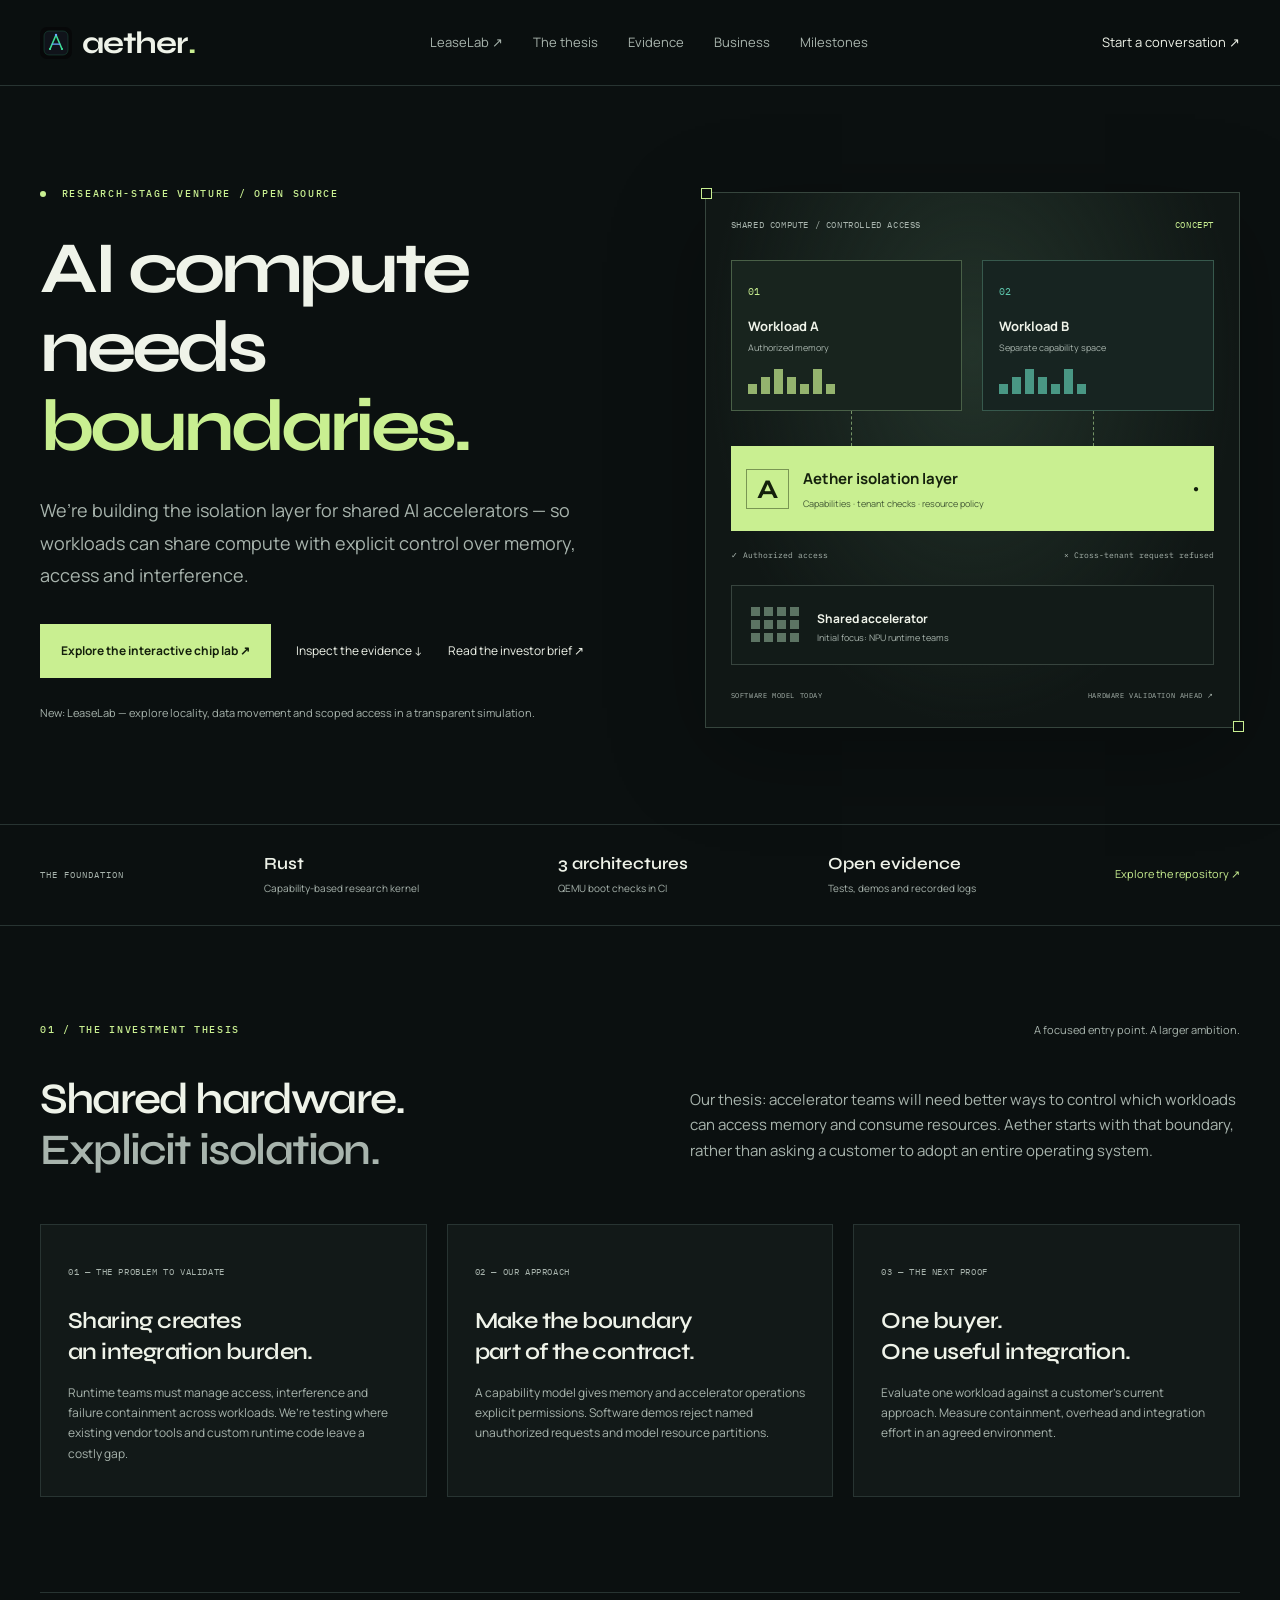
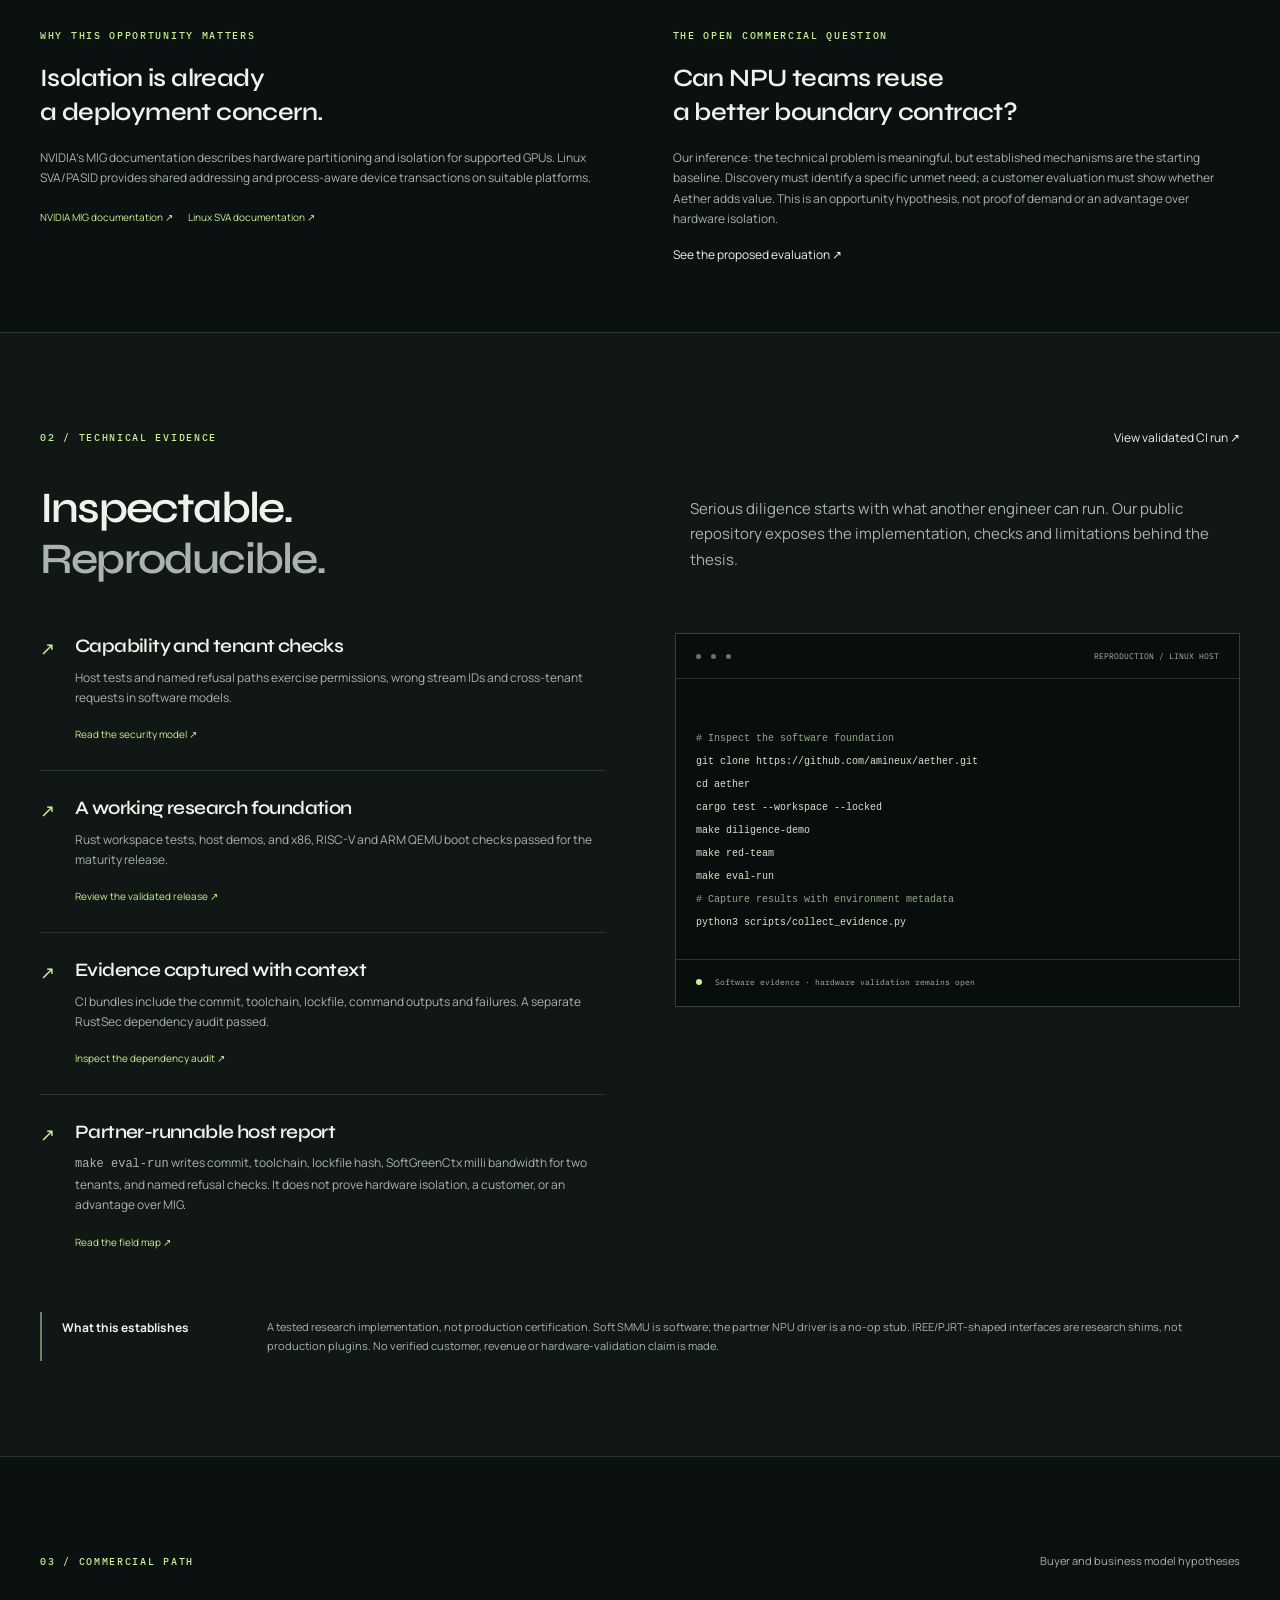
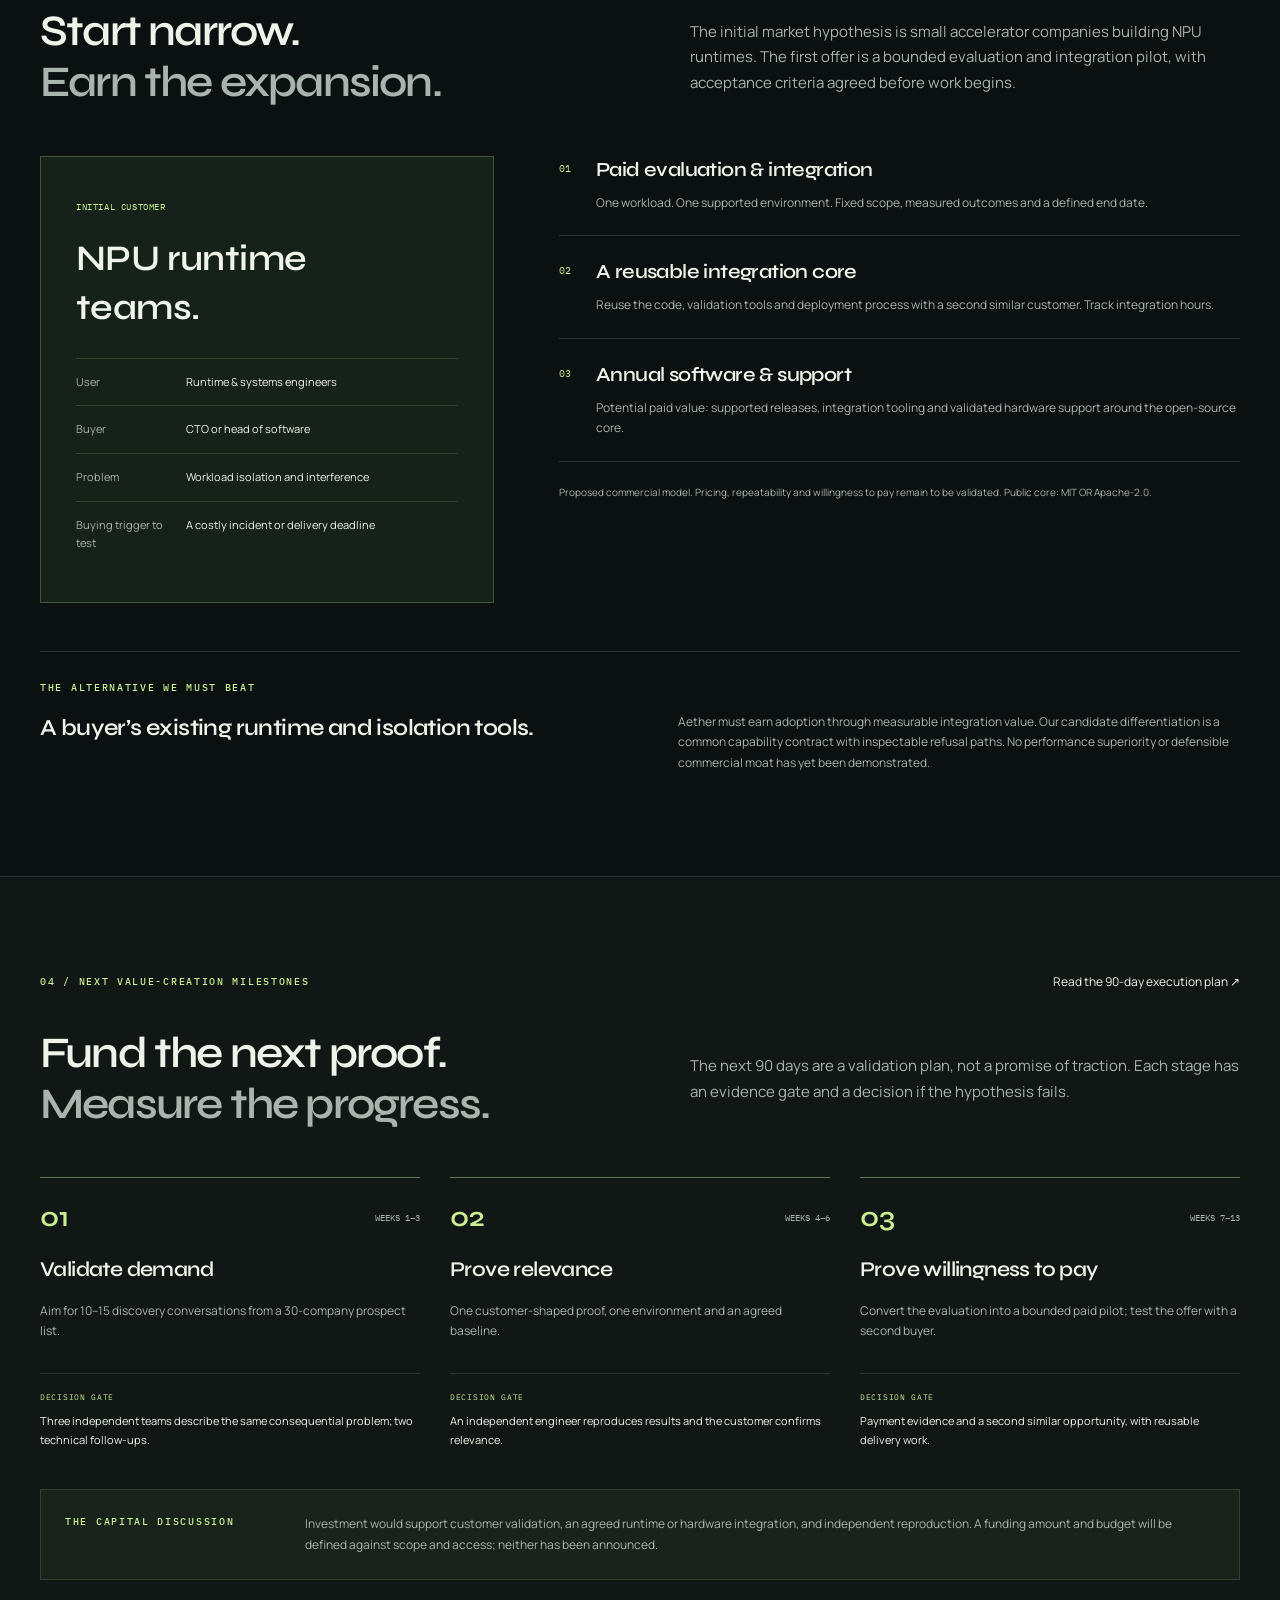
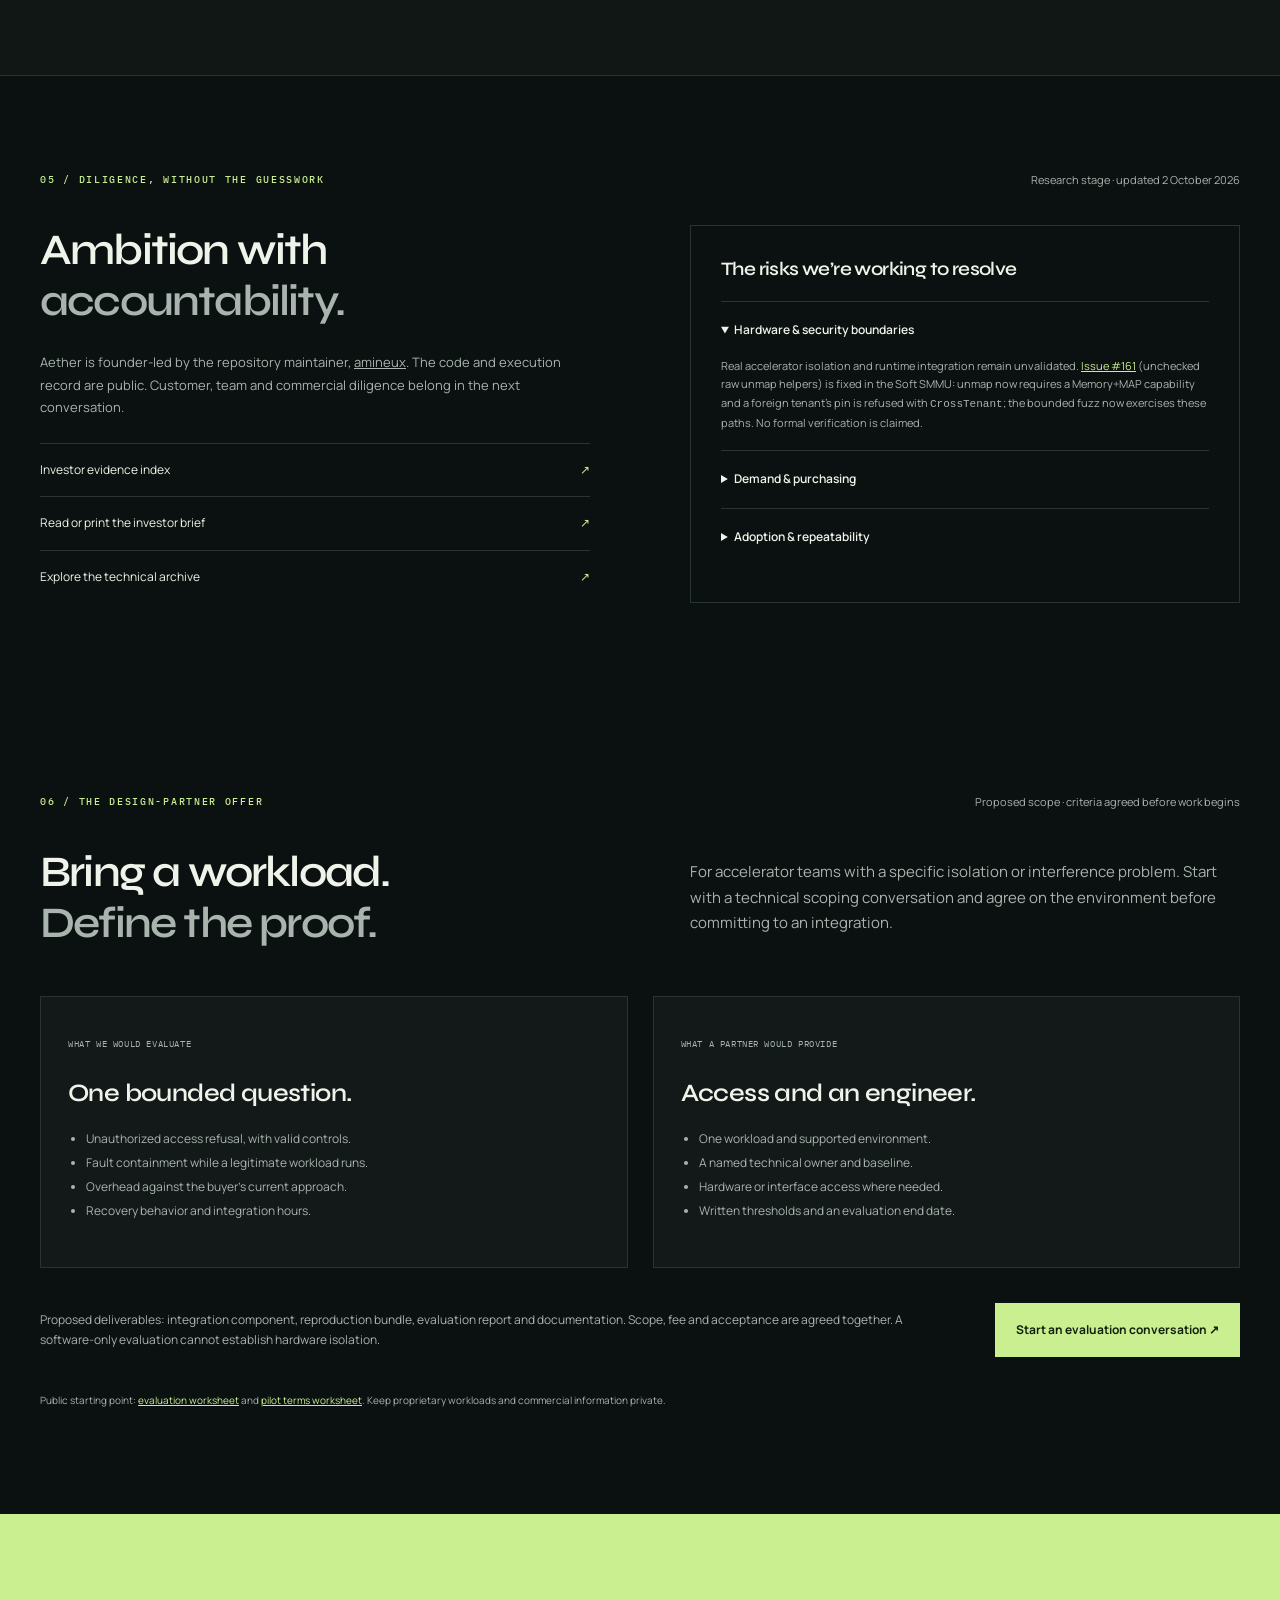
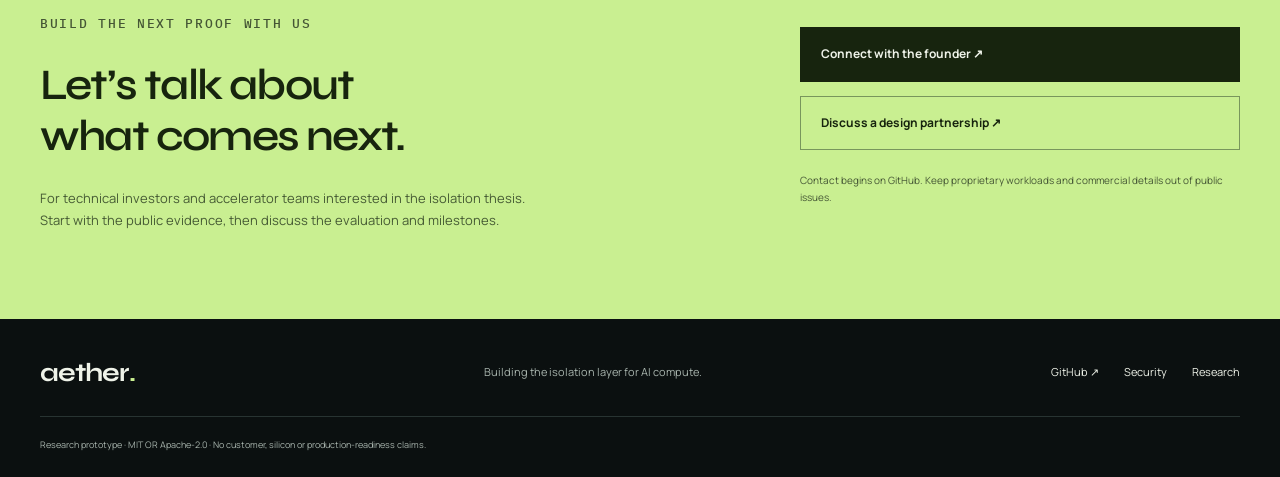
<file: site/index.html>
<!DOCTYPE html>
<html lang="en">
<head>
<meta charset="utf-8">
<meta name="viewport" content="width=device-width, initial-scale=1">
<title>Aether — Building the isolation layer for AI compute</title>
<meta name="description" content="Aether is building a capability-based isolation layer for shared AI accelerators. Explore the research, business model and path to a paid pilot.">
<meta name="theme-color" content="#0b1010">
<link rel="canonical" href="https://amineux.github.io/aether/">
<meta property="og:title" content="Aether — Building the isolation layer for AI compute">
<meta property="og:description" content="One shared accelerator. Explicit workload boundaries. A research-stage venture with a reproducible foundation and a focused path to customer validation.">
<meta property="og:type" content="website">
<meta property="og:url" content="https://amineux.github.io/aether/">
<meta name="twitter:card" content="summary">
<link rel="icon" href="./assets/favicon.svg" type="image/svg+xml">
<link rel="stylesheet" href="./css/fonts.css">
<link rel="stylesheet" href="./css/investor.css">
</head>
<body>
<a class="skip" href="#main">Skip to content</a>
<header class="nav">
<div class="wrap nav-inner">
<a class="brand" href="#hero" aria-label="Aether home">
<img src="./assets/favicon.svg" width="32" height="32" alt="">aether<span class="brand-dot">.</span>
</a>
<button class="nav-toggle" type="button" aria-label="Open navigation" aria-controls="navigation" aria-expanded="false">Menu <span aria-hidden="true">+</span>
</button>
<nav id="navigation" class="nav-links" aria-label="Main navigation">
<a href="./simulation.html">LeaseLab ↗</a>
<a href="#thesis">The thesis</a>
<a href="#evidence">Evidence</a>
<a href="#business">Business</a>
<a href="#roadmap">Milestones</a>
</nav>
<a class="nav-cta" href="#contact">Start a conversation ↗</a>
</div>
</header>
<main id="main">
<section class="hero wrap" id="hero">
<div class="hero-copy">
<p class="eyebrow">
<span class="status-dot">
</span> RESEARCH-STAGE VENTURE / OPEN SOURCE</p>
<h1>AI compute <br>needs <em>boundaries.</em>
</h1>
<p class="hero-deck">We’re building the isolation layer for shared AI accelerators — so workloads can share compute with explicit control over memory, access and interference.</p>
<div class="actions">
<a class="button primary" href="./simulation.html">Explore the interactive chip lab ↗</a>
<a class="text-link" href="#evidence">Inspect the evidence ↓</a>
<a class="text-link" href="./investor-brief.html">Read the investor brief ↗</a>
</div>
<p class="hero-note">New: LeaseLab — explore locality, data movement and scoped access in a transparent simulation.</p>
</div>
<div class="fabric-visual" role="img" aria-label="Concept: two workloads sharing an accelerator through Aether's proposed isolation layer. Software model, not validated hardware.">
<div class="visual-top">
<span>SHARED COMPUTE / CONTROLLED ACCESS</span>
<span class="live-tag">CONCEPT</span>
</div>
<div class="workloads">
<div class="workload">
<span class="node-index">01</span>
<strong>Workload A</strong>
<small>Authorized memory</small>
<div class="micro-bars">
<i>
</i>
<i>
</i>
<i>
</i>
<i>
</i>
<i>
</i>
<i>
</i>
<i>
</i>
</div>
</div>
<div class="workload second">
<span class="node-index">02</span>
<strong>Workload B</strong>
<small>Separate capability space</small>
<div class="micro-bars">
<i>
</i>
<i>
</i>
<i>
</i>
<i>
</i>
<i>
</i>
<i>
</i>
<i>
</i>
</div>
</div>
</div>
<div class="routes" aria-hidden="true">
<span>
</span>
<span>
</span>
</div>
<div class="control-layer">
<span class="layer-icon" aria-hidden="true">A</span>
<div>
<strong>Aether isolation layer</strong>
<small>Capabilities · tenant checks · resource policy</small>
</div>
<span class="layer-state" aria-hidden="true">●</span>
</div>
<div class="access-rules">
<span>✓ Authorized access</span>
<span>× Cross-tenant request refused</span>
</div>
<div class="accelerator">
<div class="chip-grid" aria-hidden="true">
<i>
</i>
<i>
</i>
<i>
</i>
<i>
</i>
<i>
</i>
<i>
</i>
<i>
</i>
<i>
</i>
<i>
</i>
<i>
</i>
<i>
</i>
<i>
</i>
</div>
<div>
<strong>Shared accelerator</strong>
<small>Initial focus: NPU runtime teams</small>
</div>
</div>
<div class="visual-bottom">
<span>SOFTWARE MODEL TODAY</span>
<span>HARDWARE VALIDATION AHEAD ↗</span>
</div>
</div>
</section>
<div class="proof-strip">
<div class="wrap proof-inner">
<span>THE FOUNDATION</span>
<div>
<strong>Rust</strong>
<small>Capability-based research kernel</small>
</div>
<div>
<strong>3 architectures</strong>
<small>QEMU boot checks in CI</small>
</div>
<div>
<strong>Open evidence</strong>
<small>Tests, demos and recorded logs</small>
</div>
<a href="https://github.com/amineux/aether">Explore the repository ↗</a>
</div>
</div>
<section class="section wrap" id="thesis">
<div class="section-top">
<p class="eyebrow">01 / THE INVESTMENT THESIS</p>
<span class="section-label">A focused entry point. A larger ambition.</span>
</div>
<div class="split-heading" id="investors">
<h2>Shared hardware. <br>
<span>Explicit isolation.</span>
</h2>
<p>Our thesis: accelerator teams will need better ways to control which workloads can access memory and consume resources. Aether starts with that boundary, rather than asking a customer to adopt an entire operating system.</p>
</div>
<div class="cards three" id="problem">
<article class="card">
<span class="card-number">01 — THE PROBLEM TO VALIDATE</span>
<h3>Sharing creates <br>an integration burden.</h3>
<p>Runtime teams must manage access, interference and failure containment across workloads. We’re testing where existing vendor tools and custom runtime code leave a costly gap.</p>
</article>
<article class="card" id="solution">
<span class="card-number">02 — OUR APPROACH</span>
<h3>Make the boundary <br>part of the contract.</h3>
<p>A capability model gives memory and accelerator operations explicit permissions. Software demos reject named unauthorized requests and model resource partitions.</p>
</article>
<article class="card">
<span class="card-number">03 — THE NEXT PROOF</span>
<h3>One buyer. <br>One useful integration.</h3>
<p>Evaluate one workload against a customer’s current approach. Measure containment, overhead and integration effort in an agreed environment.</p>
</article>
</div>
</section>
<div class="wrap">
<div class="timing-panel" id="why-now">
  <div><p class="eyebrow">WHY THIS OPPORTUNITY MATTERS</p><h3>Isolation is already<br>a deployment concern.</h3><p>NVIDIA’s MIG documentation describes hardware partitioning and isolation for supported GPUs. Linux SVA/PASID provides shared addressing and process-aware device transactions on suitable platforms.</p><div class="timing-sources"><a href="https://docs.nvidia.com/datacenter/tesla/mig-user-guide/introduction.html">NVIDIA MIG documentation ↗</a><a href="https://docs.kernel.org/arch/x86/sva.html">Linux SVA documentation ↗</a></div></div>
  <div><p class="eyebrow">THE OPEN COMMERCIAL QUESTION</p><h3>Can NPU teams reuse<br>a better boundary contract?</h3><p>Our inference: the technical problem is meaningful, but established mechanisms are the starting baseline. Discovery must identify a specific unmet need; a customer evaluation must show whether Aether adds value. This is an opportunity hypothesis, not proof of demand or an advantage over hardware isolation.</p><a class="text-link" href="#evaluation">See the proposed evaluation ↗</a></div>
</div>
</div>
<section class="section evidence-section" id="evidence">
<div class="wrap">
<div class="section-top">
<p class="eyebrow">02 / TECHNICAL EVIDENCE</p>
<a class="text-link" href="https://github.com/amineux/aether/actions/runs/37059229950">View validated CI run ↗</a>
</div>
<div class="split-heading">
<h2>Inspectable. <br>
<span>Reproducible.</span>
</h2>
<p>Serious diligence starts with what another engineer can run. Our public repository exposes the implementation, checks and limitations behind the thesis.</p>
</div>
<div class="evidence-layout">
<div class="evidence-list">
<article>
<span class="check">↗</span>
<div>
<h3>Capability and tenant checks</h3>
<p>Host tests and named refusal paths exercise permissions, wrong stream IDs and cross-tenant requests in software models.</p>
<a href="https://github.com/amineux/aether/blob/main/docs/SECURITY.md">Read the security model ↗</a>
</div>
</article>
<article>
<span class="check">↗</span>
<div>
<h3>A working research foundation</h3>
<p>Rust workspace tests, host demos, and x86, RISC-V and ARM QEMU boot checks passed for the maturity release.</p>
<a href="https://github.com/amineux/aether/pull/170">Review the validated release ↗</a>
</div>
</article>
<article>
<span class="check">↗</span>
<div>
<h3>Evidence captured with context</h3>
<p>CI bundles include the commit, toolchain, lockfile, command outputs and failures. A separate RustSec dependency audit passed.</p>
<a href="https://github.com/amineux/aether/actions/runs/37059229955">Inspect the dependency audit ↗</a>
</div>
</article>
<article>
<span class="check">↗</span>
<div>
<h3>Partner-runnable host report</h3>
<p><code>make eval-run</code> writes commit, toolchain, lockfile hash, SoftGreenCtx milli bandwidth for two tenants, and named refusal checks. It does not prove hardware isolation, a customer, or an advantage over MIG.</p>
<a href="https://github.com/amineux/aether/blob/main/docs/business/EVAL_RUN.md">Read the field map ↗</a>
</div>
</article>
</div>
<aside class="terminal">
<div class="terminal-top">
<span>
<i>
</i>
<i>
</i>
<i>
</i>
</span>REPRODUCTION / LINUX HOST</div>
<pre>
<code>
<span class="terminal-comment"># Inspect the software foundation</span>
git clone https://github.com/amineux/aether.git
cd aether
cargo test --workspace --locked
make diligence-demo
make red-team
make eval-run
<span class="terminal-comment"># Capture results with environment metadata</span>
python3 scripts/collect_evidence.py</code>
</pre>
<div class="terminal-footer">
<span class="status-dot">
</span> Software evidence · hardware validation remains open</div>
</aside>
</div>
<div class="boundary-note" id="status">
<strong>What this establishes</strong>
<p>A tested research implementation, not production certification. Soft SMMU is software; the partner NPU driver is a no-op stub. IREE/PJRT-shaped interfaces are research shims, not production plugins. No verified customer, revenue or hardware-validation claim is made.</p>
</div>
</div>
</section>
<section class="section wrap" id="business">
<div class="section-top">
<p class="eyebrow">03 / COMMERCIAL PATH</p>
<span class="section-label">Buyer and business model hypotheses</span>
</div>
<div class="split-heading">
<h2>Start narrow. <br>
<span>Earn the expansion.</span>
</h2>
<p>The initial market hypothesis is small accelerator companies building NPU runtimes. The first offer is a bounded evaluation and integration pilot, with acceptance criteria agreed before work begins.</p>
</div>
<div class="business-grid" id="market">
<div class="buyer-card">
<span class="card-number">INITIAL CUSTOMER</span>
<h3>NPU runtime <br>teams.</h3>
<dl>
<div>
<dt>User</dt>
<dd>Runtime &amp; systems engineers</dd>
</div>
<div>
<dt>Buyer</dt>
<dd>CTO or head of software</dd>
</div>
<div>
<dt>Problem</dt>
<dd>Workload isolation and interference</dd>
</div>
<div>
<dt>Buying trigger to test</dt>
<dd>A costly incident or delivery deadline</dd>
</div>
</dl>
</div>
<div class="commercial-path">
<article>
<span>01</span>
<div>
<h3>Paid evaluation &amp; integration</h3>
<p>One workload. One supported environment. Fixed scope, measured outcomes and a defined end date.</p>
</div>
</article>
<article>
<span>02</span>
<div>
<h3>A reusable integration core</h3>
<p>Reuse the code, validation tools and deployment process with a second similar customer. Track integration hours.</p>
</div>
</article>
<article>
<span>03</span>
<div>
<h3>Annual software &amp; support</h3>
<p>Potential paid value: supported releases, integration tooling and validated hardware support around the open-source core.</p>
</div>
</article>
<p class="path-note">Proposed commercial model. Pricing, repeatability and willingness to pay remain to be validated. Public core: MIT OR Apache-2.0.</p>
</div>
</div>
<div class="comparison">
<span class="eyebrow">THE ALTERNATIVE WE MUST BEAT</span>
<h3>A buyer’s existing runtime and isolation tools.</h3>
<p>Aether must earn adoption through measurable integration value. Our candidate differentiation is a common capability contract with inspectable refusal paths. No performance superiority or defensible commercial moat has yet been demonstrated.</p>
</div>
</section>
<section class="section milestone-section" id="roadmap">
<div class="wrap">
<div class="section-top">
<p class="eyebrow">04 / NEXT VALUE-CREATION MILESTONES</p>
<a class="text-link" href="https://github.com/amineux/aether/blob/main/docs/MATURITY.md">Read the 90-day execution plan ↗</a>
</div>
<div class="split-heading">
<h2>Fund the next proof. <br>
<span>Measure the progress.</span>
</h2>
<p>The next 90 days are a validation plan, not a promise of traction. Each stage has an evidence gate and a decision if the hypothesis fails.</p>
</div>
<div class="milestones">
<article>
<div class="milestone-top">
<span>01</span>
<small>WEEKS 1–3</small>
</div>
<h3>Validate demand</h3>
<p>Aim for 10–15 discovery conversations from a 30-company prospect list.</p>
<div class="gate">
<small>DECISION GATE</small>Three independent teams describe the same consequential problem; two technical follow-ups.</div>
</article>
<article>
<div class="milestone-top">
<span>02</span>
<small>WEEKS 4–6</small>
</div>
<h3>Prove relevance</h3>
<p>One customer-shaped proof, one environment and an agreed baseline.</p>
<div class="gate">
<small>DECISION GATE</small>An independent engineer reproduces results and the customer confirms relevance.</div>
</article>
<article>
<div class="milestone-top">
<span>03</span>
<small>WEEKS 7–13</small>
</div>
<h3>Prove willingness to pay</h3>
<p>Convert the evaluation into a bounded paid pilot; test the offer with a second buyer.</p>
<div class="gate">
<small>DECISION GATE</small>Payment evidence and a second similar opportunity, with reusable delivery work.</div>
</article>
</div>
<div class="funding-note">
<span class="eyebrow">THE CAPITAL DISCUSSION</span>
<p>Investment would support customer validation, an agreed runtime or hardware integration, and independent reproduction. A funding amount and budget will be defined against scope and access; neither has been announced.</p>
</div>
</div>
</section>
<section class="section wrap diligence" id="diligence">
<div class="section-top">
<p class="eyebrow">05 / DILIGENCE, WITHOUT THE GUESSWORK</p>
<span class="section-label">Research stage · updated 2 October 2026</span>
</div>
<div class="diligence-grid">
<div>
<h2>Ambition with <br>
<span>accountability.</span>
</h2>
<p>Aether is founder-led by the repository maintainer, <a href="https://github.com/amineux">amineux</a>. The code and execution record are public. Customer, team and commercial diligence belong in the next conversation.</p>
<div class="resource-links">
<a href="https://github.com/amineux/aether/blob/main/docs/business/INVESTOR_EVIDENCE.md">Investor evidence index <span>↗</span>
</a>
<a href="./investor-brief.html">Read or print the investor brief <span>↗</span>
</a>
<a href="./research.html">Explore the technical archive <span>↗</span>
</a>
</div>
</div>
<div class="risk-panel">
<h3>The risks we’re working to resolve</h3>
<details open>
<summary>Hardware &amp; security boundaries</summary>
<p>Real accelerator isolation and runtime integration remain unvalidated. <a href="https://github.com/amineux/aether/issues/161">Issue #161</a> (unchecked raw unmap helpers) is fixed in the Soft SMMU: unmap now requires a Memory+MAP capability and a foreign tenant's pin is refused with <code>CrossTenant</code>; the bounded fuzz now exercises these paths. No formal verification is claimed.</p>
</details>
<details>
<summary>Demand &amp; purchasing</summary>
<p>The buyer, urgency, budget and willingness to pay are hypotheses. No verified customer commitment, paid pilot or revenue is claimed.</p>
</details>
<details>
<summary>Adoption &amp; repeatability</summary>
<p>Aether must fit the buyer’s existing stack and outperform its workaround on agreed criteria. Integration effort and reuse across a second buyer must be measured before assuming product economics.</p>
</details>
</div>
</div>
</section>
<section class="section wrap evaluation-section" id="evaluation">
  <div class="section-top"><p class="eyebrow">06 / THE DESIGN-PARTNER OFFER</p><span class="section-label">Proposed scope · criteria agreed before work begins</span></div>
  <div class="split-heading"><h2>Bring a workload.<br><span>Define the proof.</span></h2><p>For accelerator teams with a specific isolation or interference problem. Start with a technical scoping conversation and agree on the environment before committing to an integration.</p></div>
  <div class="evaluation-grid">
    <article class="card"><span class="card-number">WHAT WE WOULD EVALUATE</span><h3>One bounded question.</h3><ul><li>Unauthorized access refusal, with valid controls.</li><li>Fault containment while a legitimate workload runs.</li><li>Overhead against the buyer’s current approach.</li><li>Recovery behavior and integration hours.</li></ul></article>
    <article class="card"><span class="card-number">WHAT A PARTNER WOULD PROVIDE</span><h3>Access and an engineer.</h3><ul><li>One workload and supported environment.</li><li>A named technical owner and baseline.</li><li>Hardware or interface access where needed.</li><li>Written thresholds and an evaluation end date.</li></ul></article>
  </div>
  <div class="evaluation-close"><p>Proposed deliverables: integration component, reproduction bundle, evaluation report and documentation. Scope, fee and acceptance are agreed together. A software-only evaluation cannot establish hardware isolation.</p><a class="button primary" href="https://github.com/amineux/aether/issues/new?title=Evaluation%20scoping%20conversation&amp;body=Please%20share%20a%20way%20to%20continue%20a%20private%20technical%20scoping%20conversation.">Start an evaluation conversation ↗</a></div>
  <p class="path-note">Public starting point: <a href="https://github.com/amineux/aether/blob/main/docs/business/EVALUATION.md">evaluation worksheet</a> and <a href="https://github.com/amineux/aether/blob/main/docs/business/PILOT.md">pilot terms worksheet</a>. Keep proprietary workloads and commercial information private.</p>
</section>
<section class="contact-section" id="contact">
<div class="wrap contact-inner">
<div>
<p class="eyebrow">BUILD THE NEXT PROOF WITH US</p>
<h2>Let’s talk about <br>what comes next.</h2>
<p>For technical investors and accelerator teams interested in the isolation thesis. Start with the public evidence, then discuss the evaluation and milestones.</p>
</div>
<div class="contact-actions">
<a class="button primary" href="https://github.com/amineux">Connect with the founder ↗</a>
<a class="button secondary" href="https://github.com/amineux/aether/issues/new?title=Evaluation%20interest%20in%20Aether&amp;body=Please%20share%20a%20way%20to%20continue%20a%20private%20evaluation%20conversation.">Discuss a design partnership ↗</a>
<small>Contact begins on GitHub. Keep proprietary workloads and commercial details out of public issues.</small>
</div>
</div>
</section>
</main>
<footer>
<div class="wrap footer-inner">
<a class="brand" href="#hero">aether<span class="brand-dot">.</span>
</a>
<span>Building the isolation layer for AI compute.</span>
<div>
<a href="https://github.com/amineux/aether">GitHub ↗</a>
<a href="https://github.com/amineux/aether/blob/main/SECURITY.md">Security</a>
<a href="./research.html">Research</a>
</div>
</div>
<div class="wrap footer-note">Research prototype · MIT OR Apache-2.0 · No customer, silicon or production-readiness claims.</div>
</footer>
<script src="./js/investor.js">
</script>
</body>
</html>
</file>
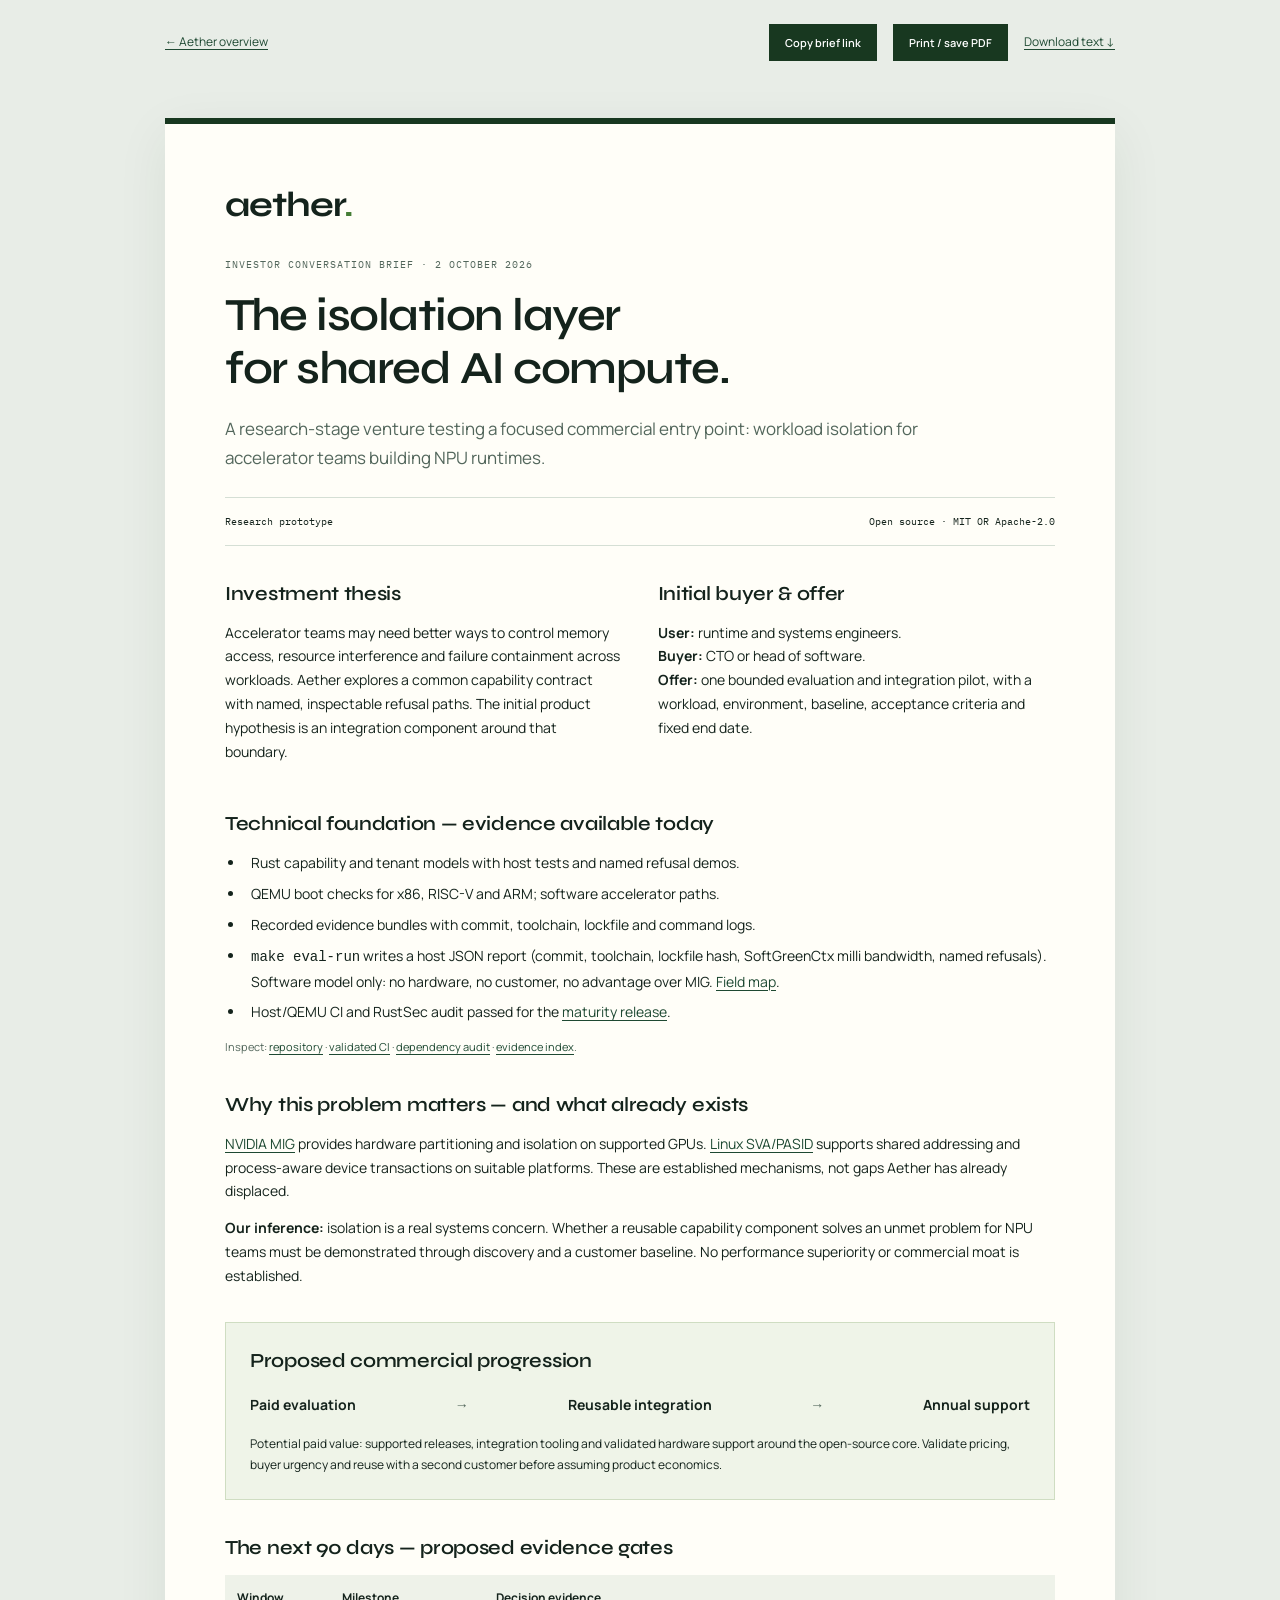
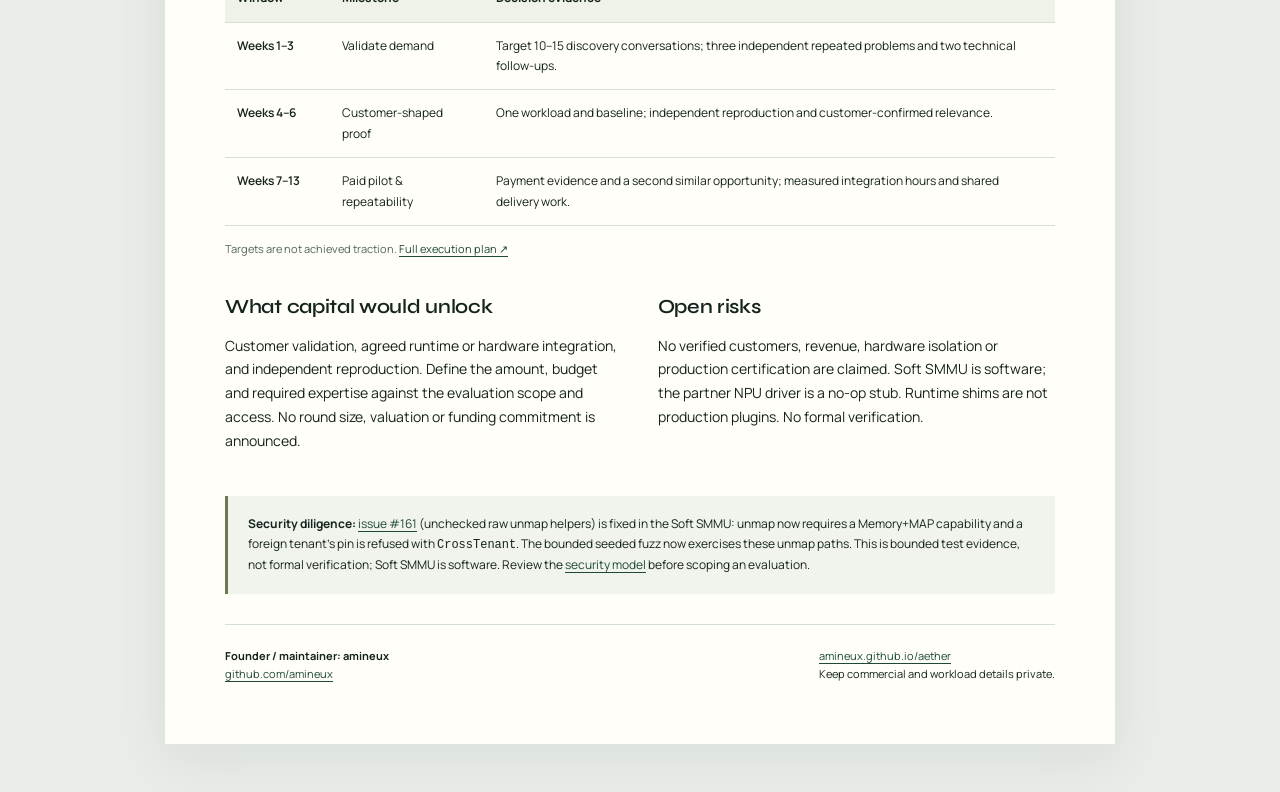
<file: site/investor-brief.html>
<!DOCTYPE html>
<html lang="en">
<head>
  <meta charset="utf-8">
  <meta name="viewport" content="width=device-width, initial-scale=1">
  <title>Aether — investor conversation brief</title>
  <meta name="description" content="Aether's investment thesis, technical evidence, commercial hypotheses, validation milestones and open risks in one shareable brief.">
  <link rel="canonical" href="https://amineux.github.io/aether/investor-brief.html">
  <link rel="icon" href="./assets/favicon.svg" type="image/svg+xml">
  <link rel="stylesheet" href="./css/fonts.css">
  <link rel="stylesheet" href="./css/brief.css">
</head>
<body>
  <a class="skip" href="#brief">Skip to brief</a>
  <nav class="toolbar" aria-label="Brief actions">
    <a href="./">← Aether overview</a>
    <div>
      <button id="copy-link" type="button">Copy brief link</button>
      <button id="print-brief" type="button">Print / save PDF</button>
      <a href="./investor-brief.md" download>Download text ↓</a>
    </div>
    <span id="copy-status" role="status" aria-live="polite"></span>
  </nav>
  <main class="brief" id="brief">
    <header class="brief-header">
      <div class="wordmark">aether<span>.</span></div>
      <p class="eyebrow">INVESTOR CONVERSATION BRIEF · 2 OCTOBER 2026</p>
      <h1>The isolation layer<br>for shared AI compute.</h1>
      <p class="standfirst">A research-stage venture testing a focused commercial entry point: workload isolation for accelerator teams building NPU runtimes.</p>
      <div class="stage">Research prototype <span>Open source · MIT OR Apache-2.0</span></div>
    </header>
    <section class="intro-grid">
      <div><h2>Investment thesis</h2><p>Accelerator teams may need better ways to control memory access, resource interference and failure containment across workloads. Aether explores a common capability contract with named, inspectable refusal paths. The initial product hypothesis is an integration component around that boundary.</p></div>
      <div><h2>Initial buyer &amp; offer</h2><p><strong>User:</strong> runtime and systems engineers.<br><strong>Buyer:</strong> CTO or head of software.<br><strong>Offer:</strong> one bounded evaluation and integration pilot, with a workload, environment, baseline, acceptance criteria and fixed end date.</p></div>
    </section>
    <section>
      <h2>Technical foundation — evidence available today</h2>
      <ul class="evidence">
        <li>Rust capability and tenant models with host tests and named refusal demos.</li>
        <li>QEMU boot checks for x86, RISC-V and ARM; software accelerator paths.</li>
        <li>Recorded evidence bundles with commit, toolchain, lockfile and command logs.</li>
        <li><code>make eval-run</code> writes a host JSON report (commit, toolchain, lockfile hash, SoftGreenCtx milli bandwidth, named refusals). Software model only: no hardware, no customer, no advantage over MIG. <a href="https://github.com/amineux/aether/blob/main/docs/business/EVAL_RUN.md">Field map</a>.</li>
        <li>Host/QEMU CI and RustSec audit passed for the <a href="https://github.com/amineux/aether/pull/170">maturity release</a>.</li>
      </ul>
      <p class="source-note">Inspect: <a href="https://github.com/amineux/aether">repository</a> · <a href="https://github.com/amineux/aether/actions/runs/37059229950">validated CI</a> · <a href="https://github.com/amineux/aether/actions/runs/37059229955">dependency audit</a> · <a href="https://github.com/amineux/aether/blob/main/docs/business/INVESTOR_EVIDENCE.md">evidence index</a>.</p>
    </section>
    <section>
      <h2>Why this problem matters — and what already exists</h2>
      <p><a href="https://docs.nvidia.com/datacenter/tesla/mig-user-guide/introduction.html">NVIDIA MIG</a> provides hardware partitioning and isolation on supported GPUs. <a href="https://docs.kernel.org/arch/x86/sva.html">Linux SVA/PASID</a> supports shared addressing and process-aware device transactions on suitable platforms. These are established mechanisms, not gaps Aether has already displaced.</p>
      <p><strong>Our inference:</strong> isolation is a real systems concern. Whether a reusable capability component solves an unmet problem for NPU teams must be demonstrated through discovery and a customer baseline. No performance superiority or commercial moat is established.</p>
    </section>
    <section class="commercial">
      <h2>Proposed commercial progression</h2>
      <div class="path"><span>Paid evaluation</span><i aria-hidden="true">→</i><span>Reusable integration</span><i aria-hidden="true">→</i><span>Annual support</span></div>
      <p>Potential paid value: supported releases, integration tooling and validated hardware support around the open-source core. Validate pricing, buyer urgency and reuse with a second customer before assuming product economics.</p>
    </section>
    <section>
      <h2>The next 90 days — proposed evidence gates</h2>
      <table><thead><tr><th scope="col">Window</th><th scope="col">Milestone</th><th scope="col">Decision evidence</th></tr></thead><tbody>
        <tr><th scope="row">Weeks 1–3</th><td>Validate demand</td><td>Target 10–15 discovery conversations; three independent repeated problems and two technical follow-ups.</td></tr>
        <tr><th scope="row">Weeks 4–6</th><td>Customer-shaped proof</td><td>One workload and baseline; independent reproduction and customer-confirmed relevance.</td></tr>
        <tr><th scope="row">Weeks 7–13</th><td>Paid pilot &amp; repeatability</td><td>Payment evidence and a second similar opportunity; measured integration hours and shared delivery work.</td></tr>
      </tbody></table>
      <p class="source-note">Targets are not achieved traction. <a href="https://github.com/amineux/aether/blob/main/docs/MATURITY.md">Full execution plan ↗</a></p>
    </section>
    <section class="intro-grid">
      <div><h2>What capital would unlock</h2><p>Customer validation, agreed runtime or hardware integration, and independent reproduction. Define the amount, budget and required expertise against the evaluation scope and access. No round size, valuation or funding commitment is announced.</p></div>
      <div><h2>Open risks</h2><p>No verified customers, revenue, hardware isolation or production certification are claimed. Soft SMMU is software; the partner NPU driver is a no-op stub. Runtime shims are not production plugins. No formal verification.</p></div>
    </section>
    <aside class="risk"><strong>Security diligence:</strong> <a href="https://github.com/amineux/aether/issues/161">issue #161</a> (unchecked raw unmap helpers) is fixed in the Soft SMMU: unmap now requires a Memory+MAP capability and a foreign tenant's pin is refused with <code>CrossTenant</code>. The bounded seeded fuzz now exercises these unmap paths. This is bounded test evidence, not formal verification; Soft SMMU is software. Review the <a href="https://github.com/amineux/aether/blob/main/docs/SECURITY.md">security model</a> before scoping an evaluation.</aside>
    <footer><div><strong>Founder / maintainer: amineux</strong><br><a href="https://github.com/amineux">github.com/amineux</a></div><div><a href="https://amineux.github.io/aether/">amineux.github.io/aether</a><br>Keep commercial and workload details private.</div></footer>
  </main>
  <script src="./js/brief.js"></script>
</body>
</html>
</file>
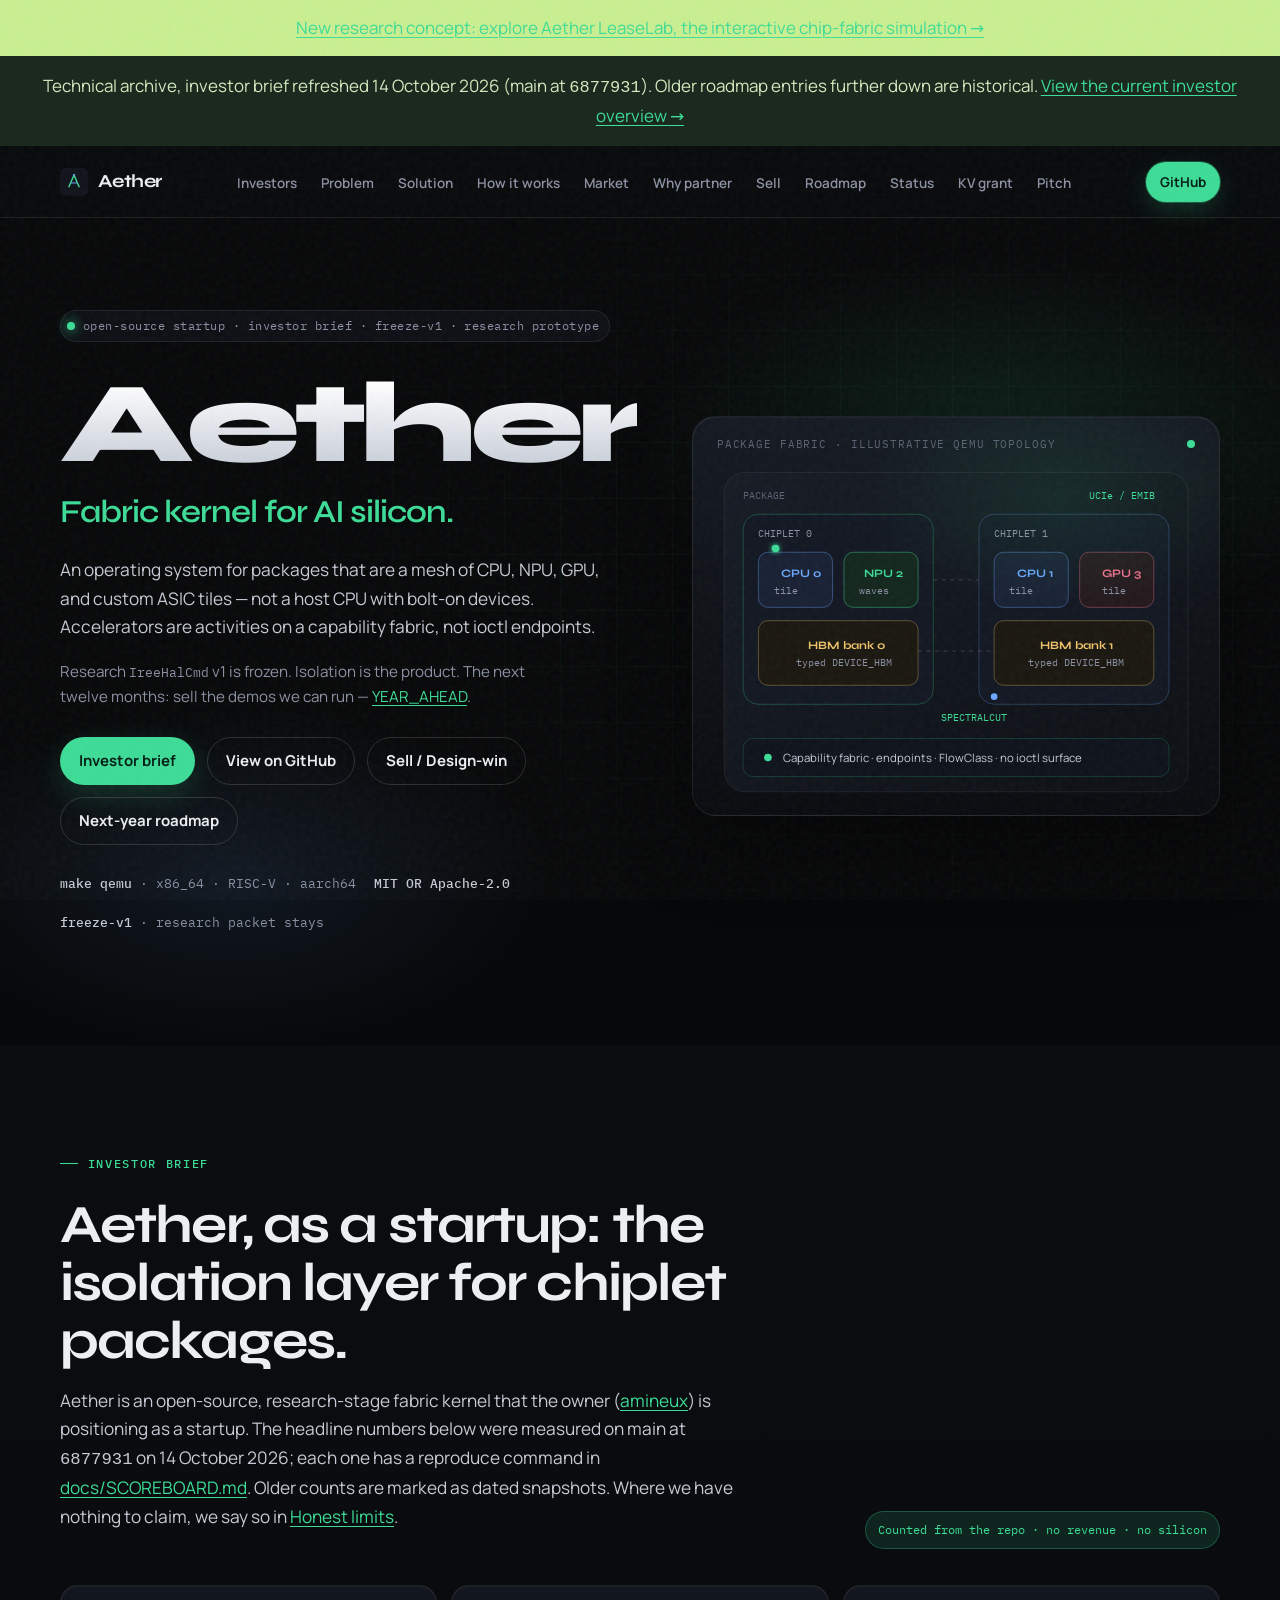
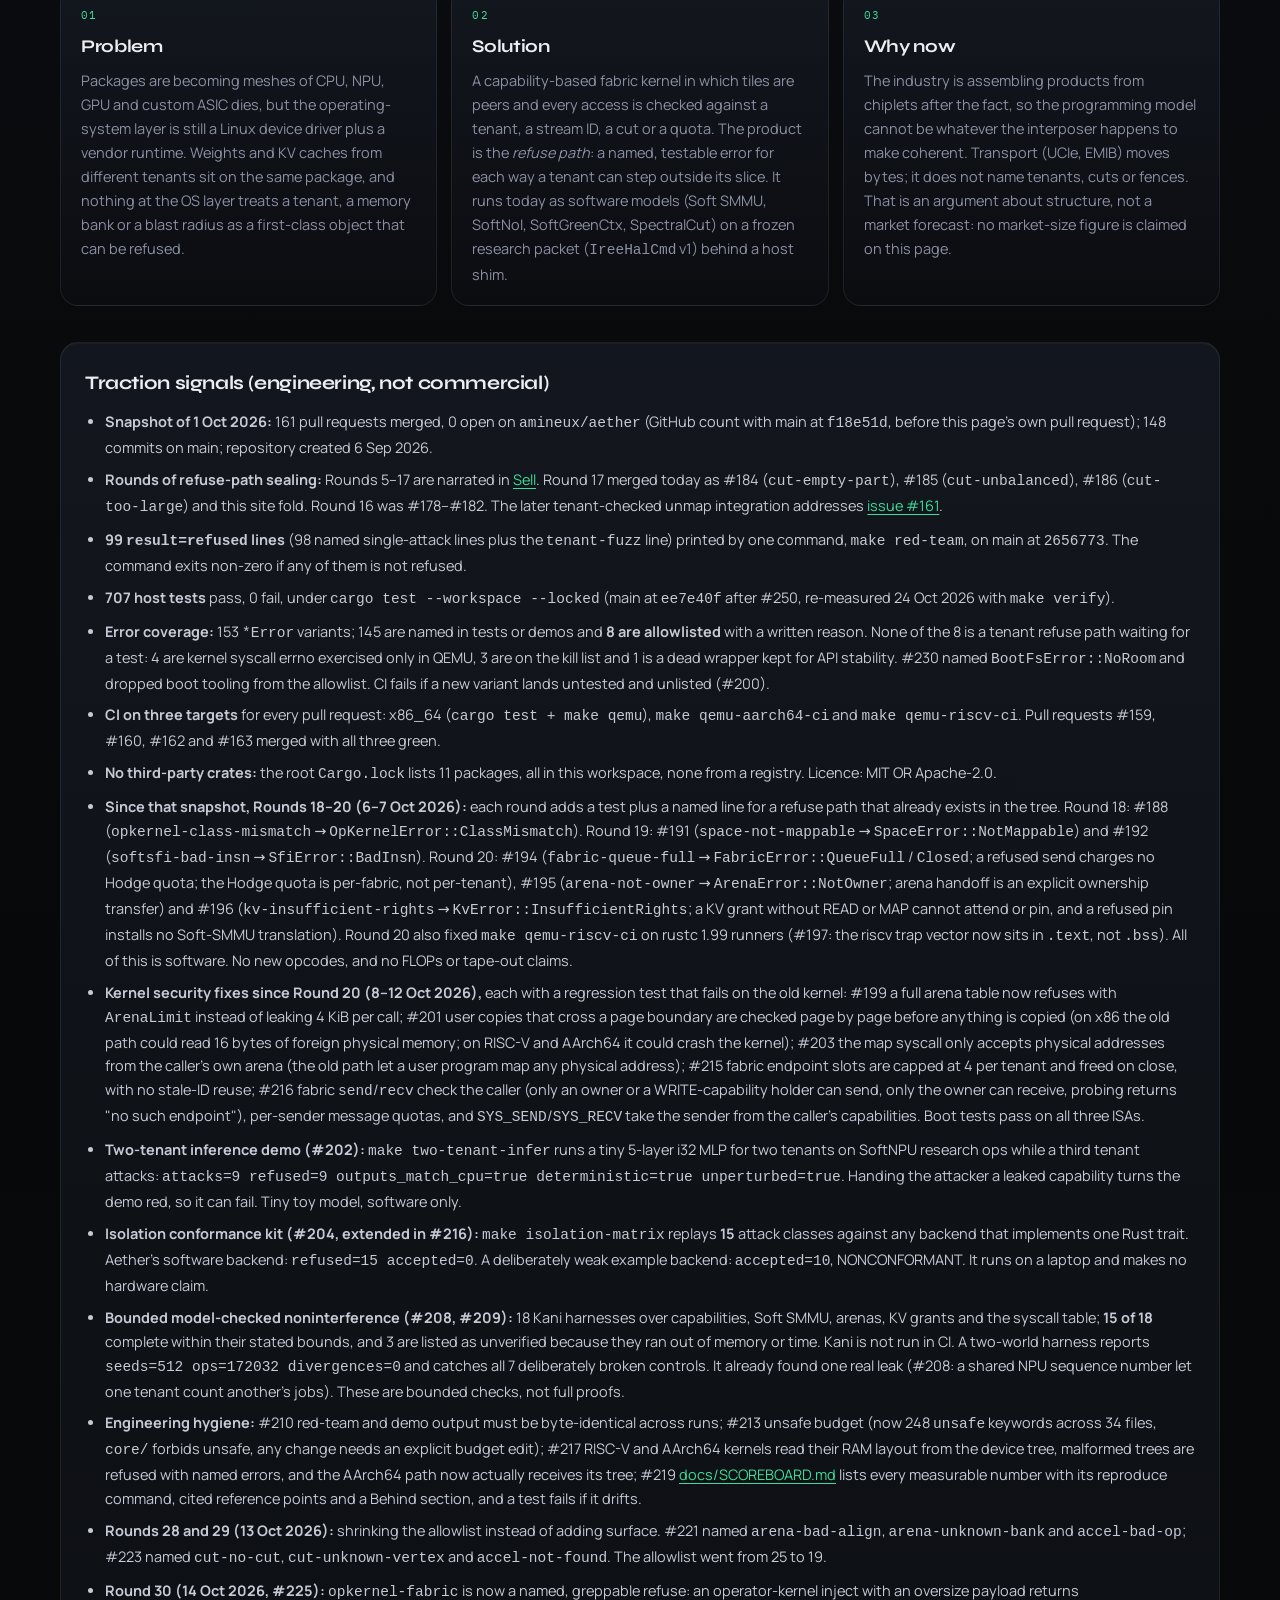
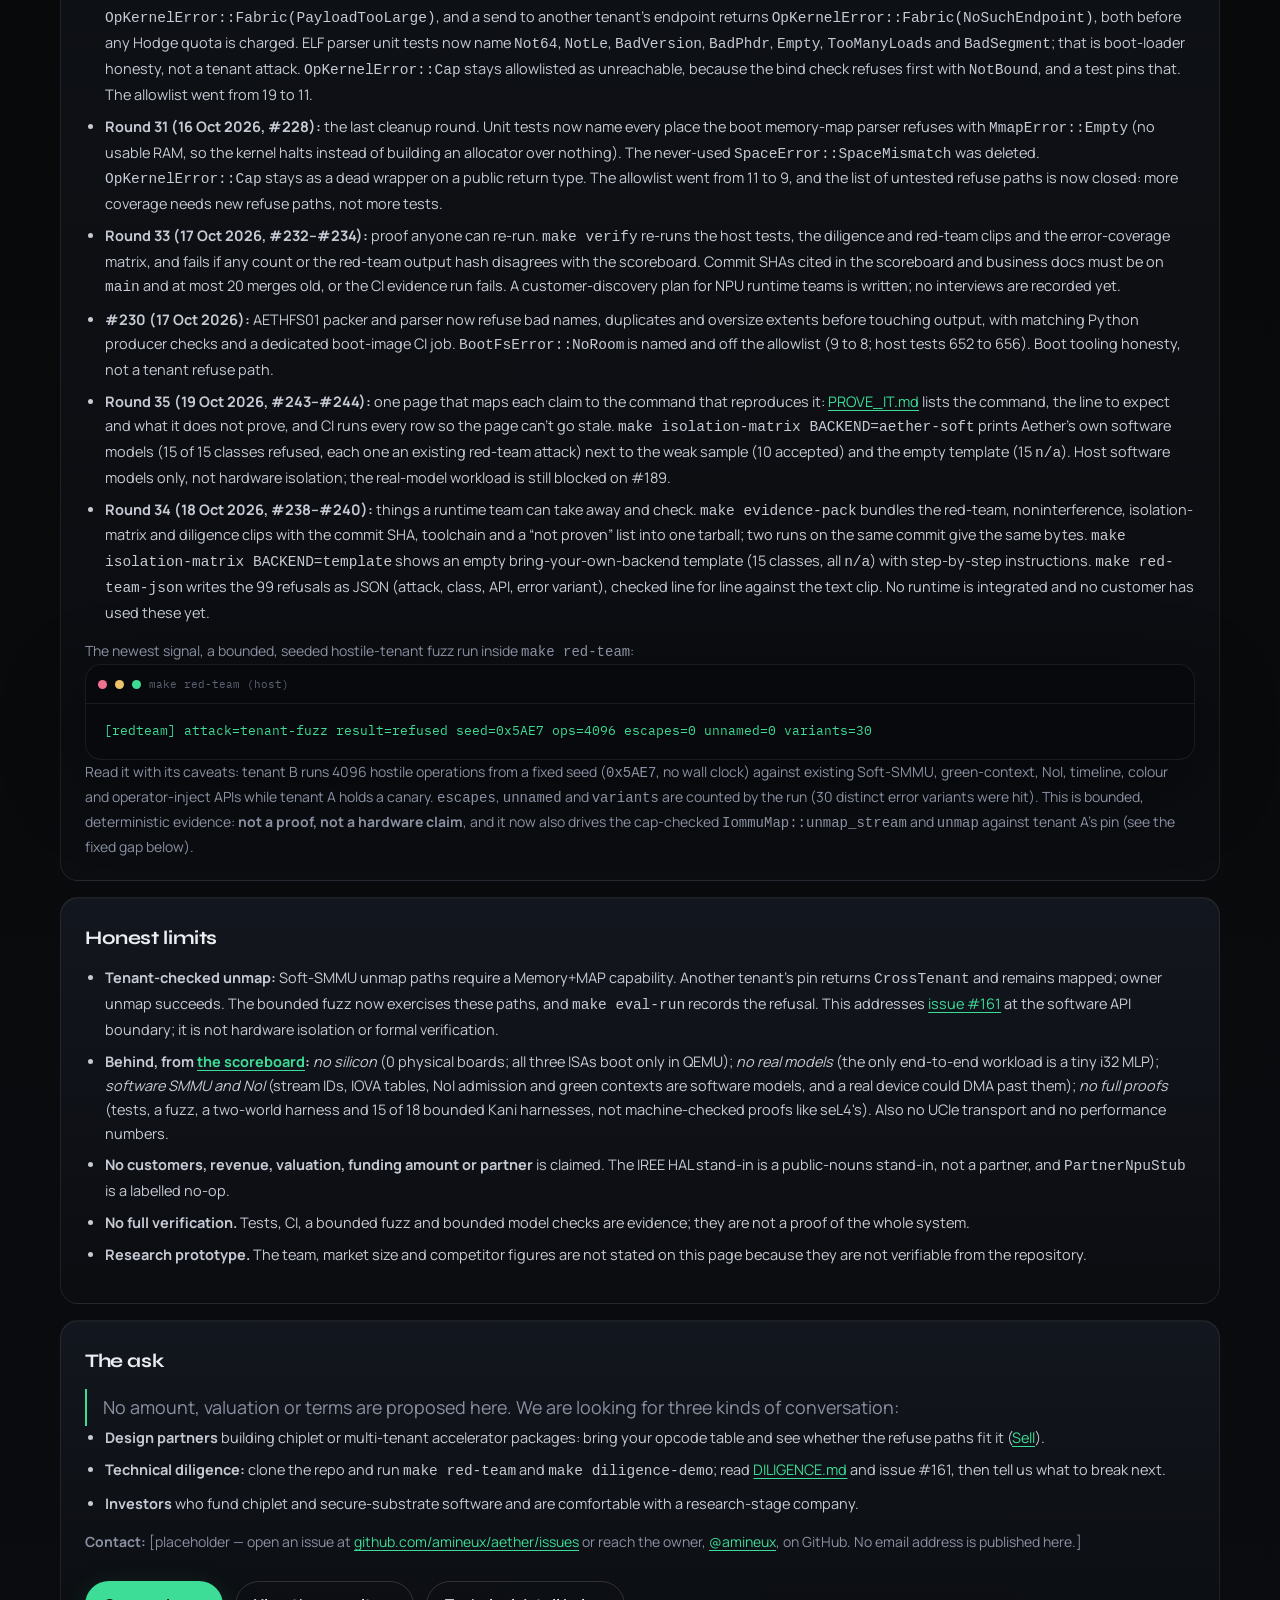
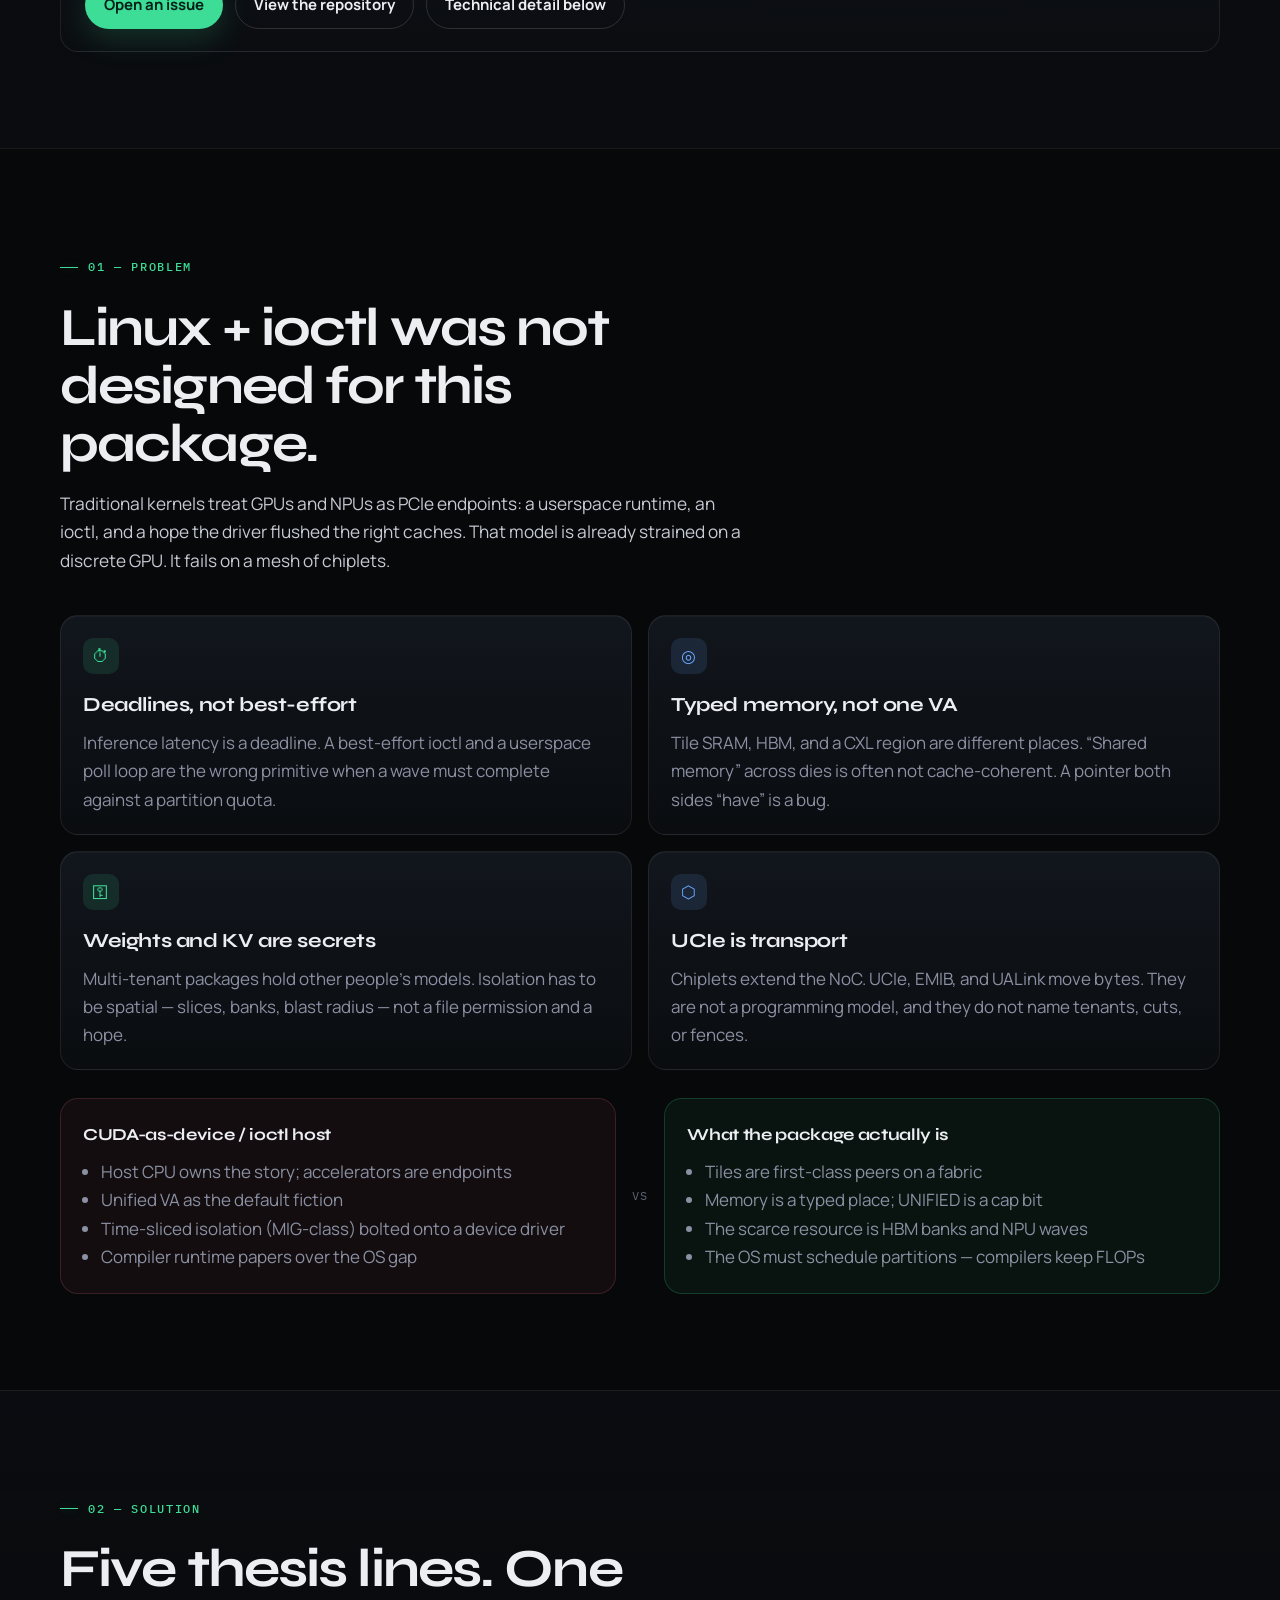
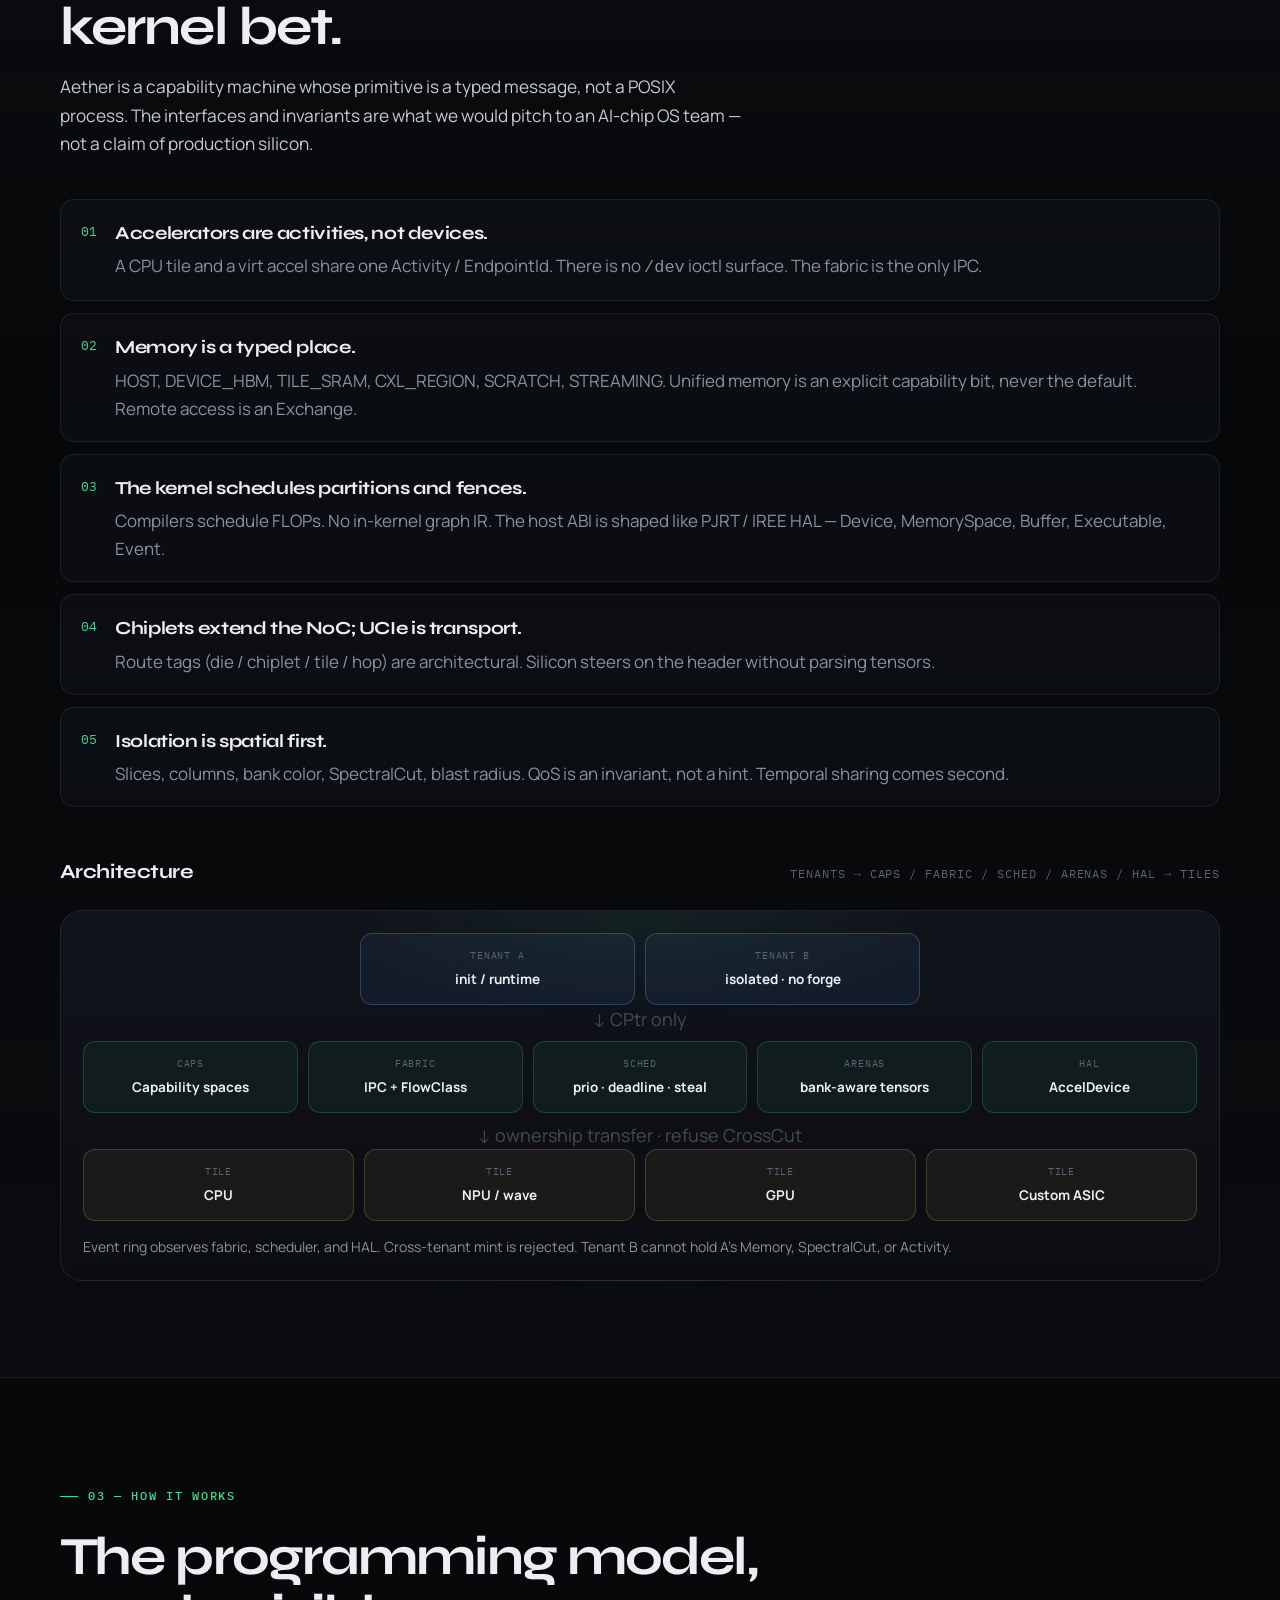
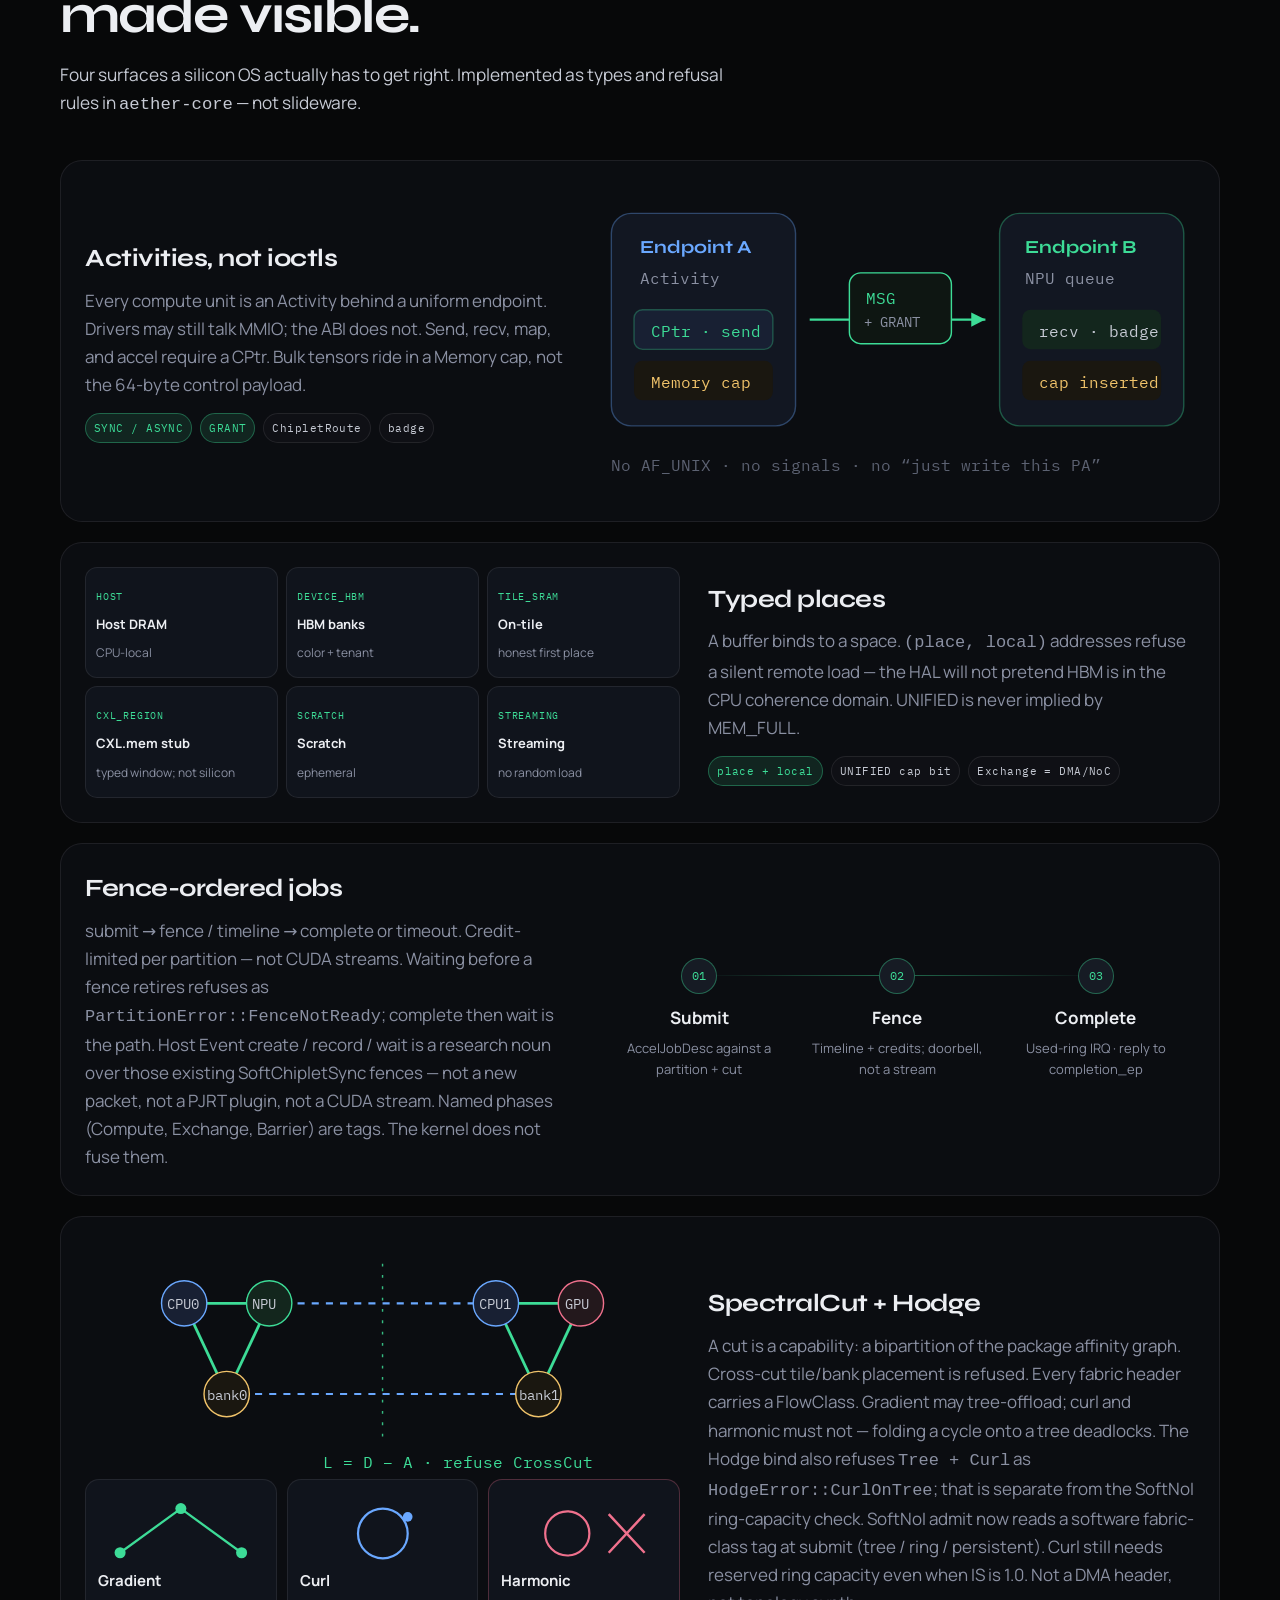
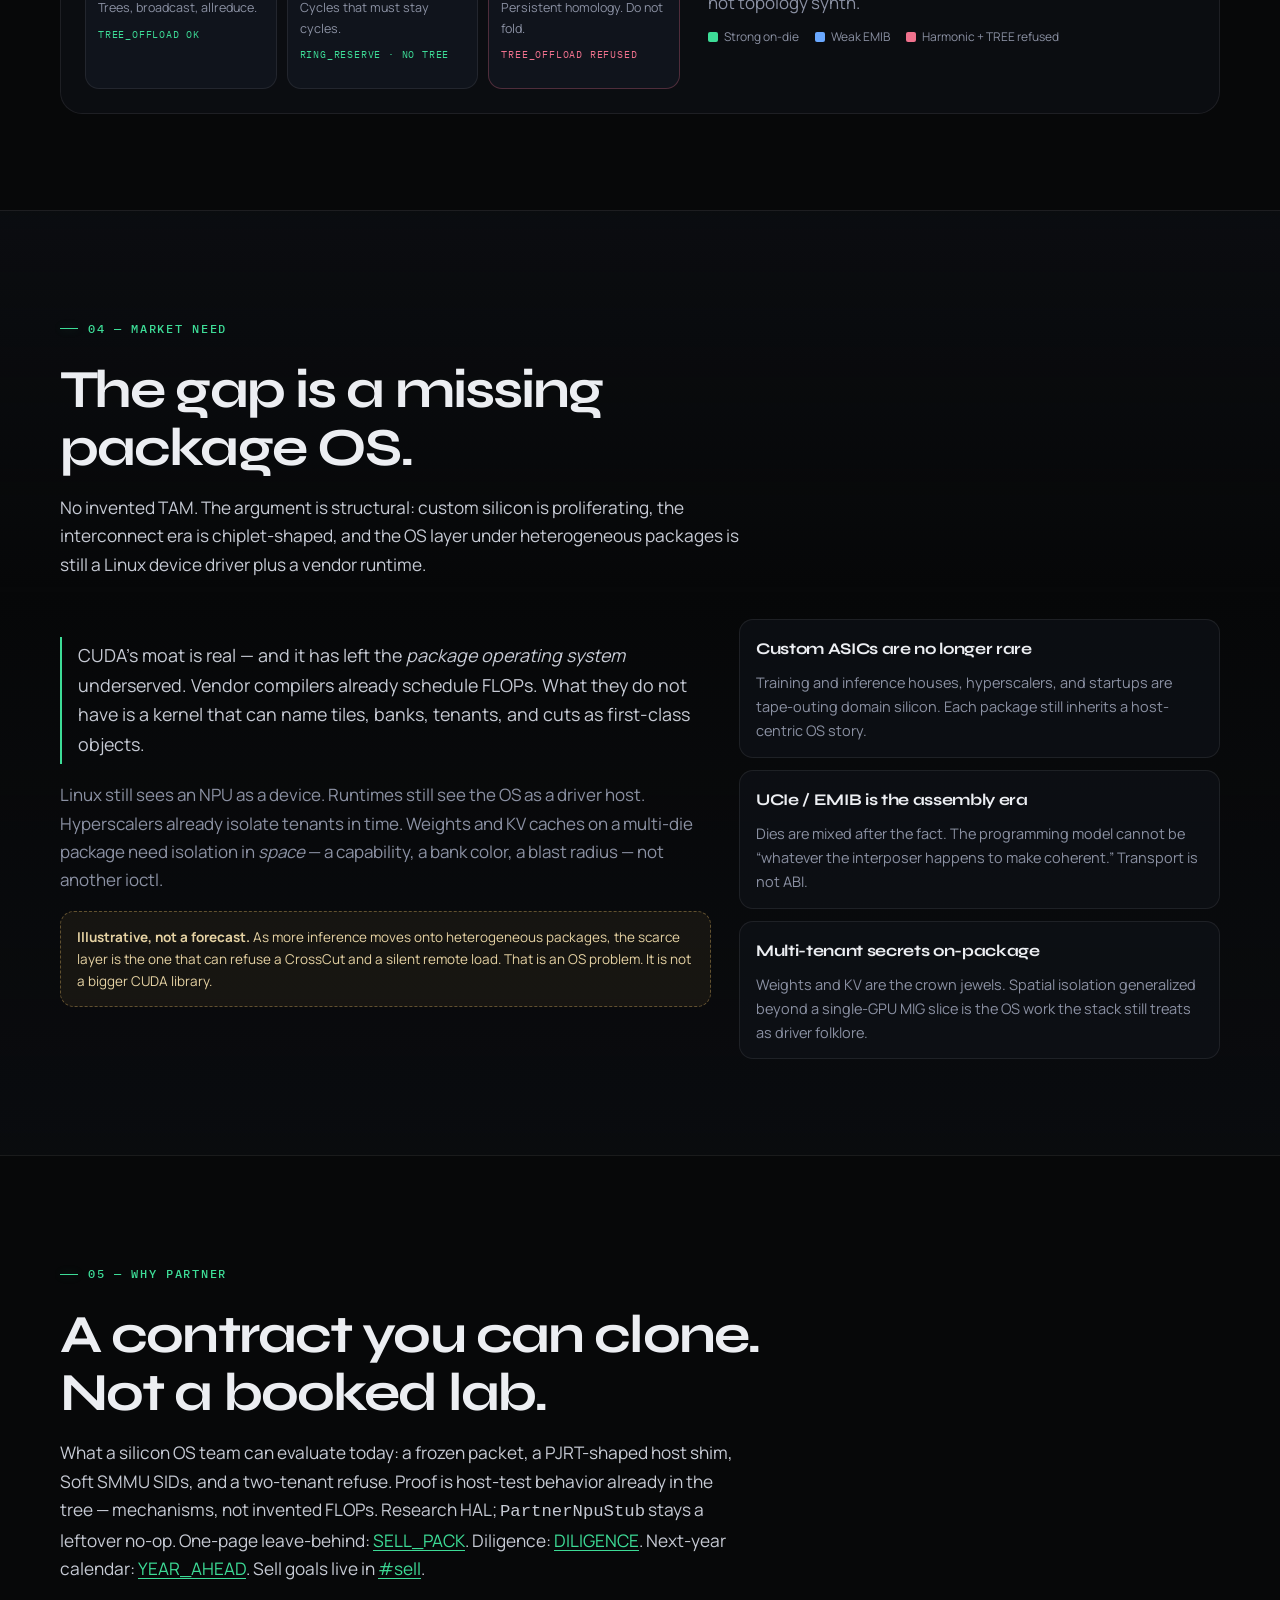
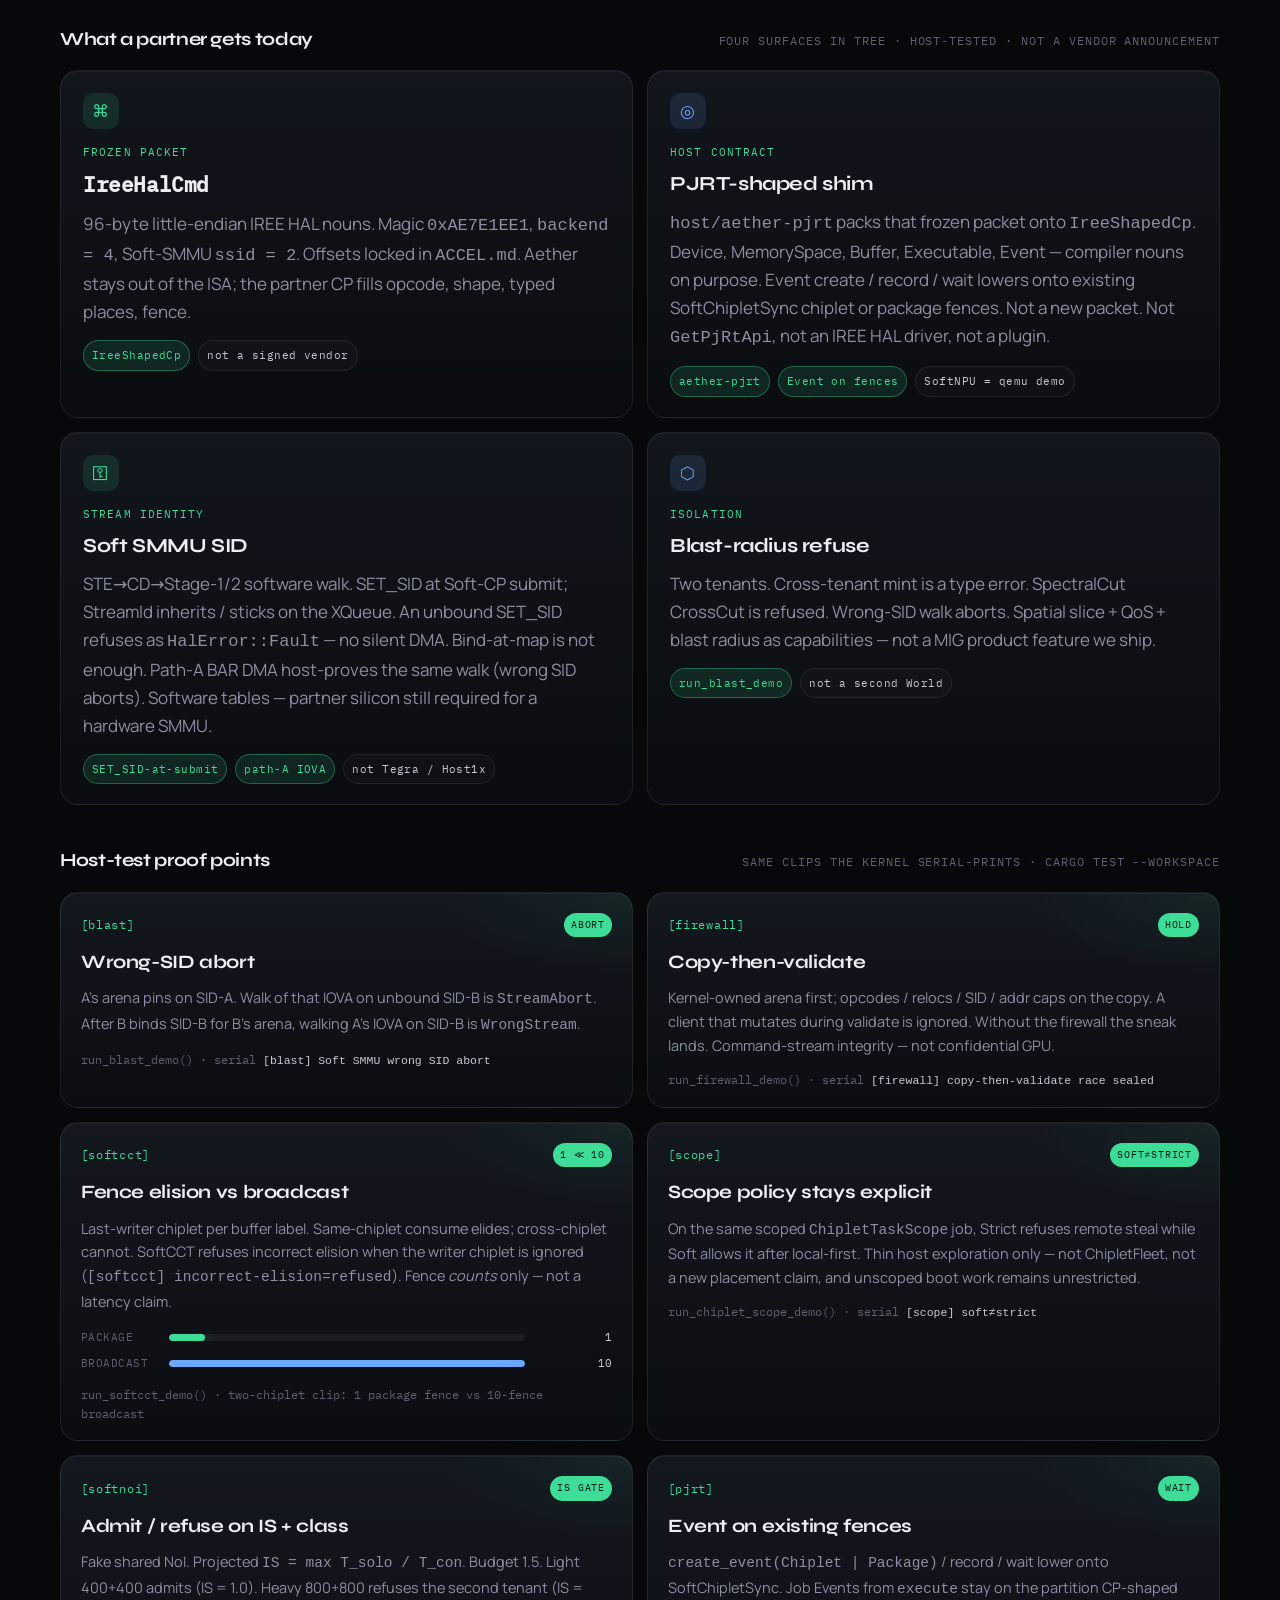
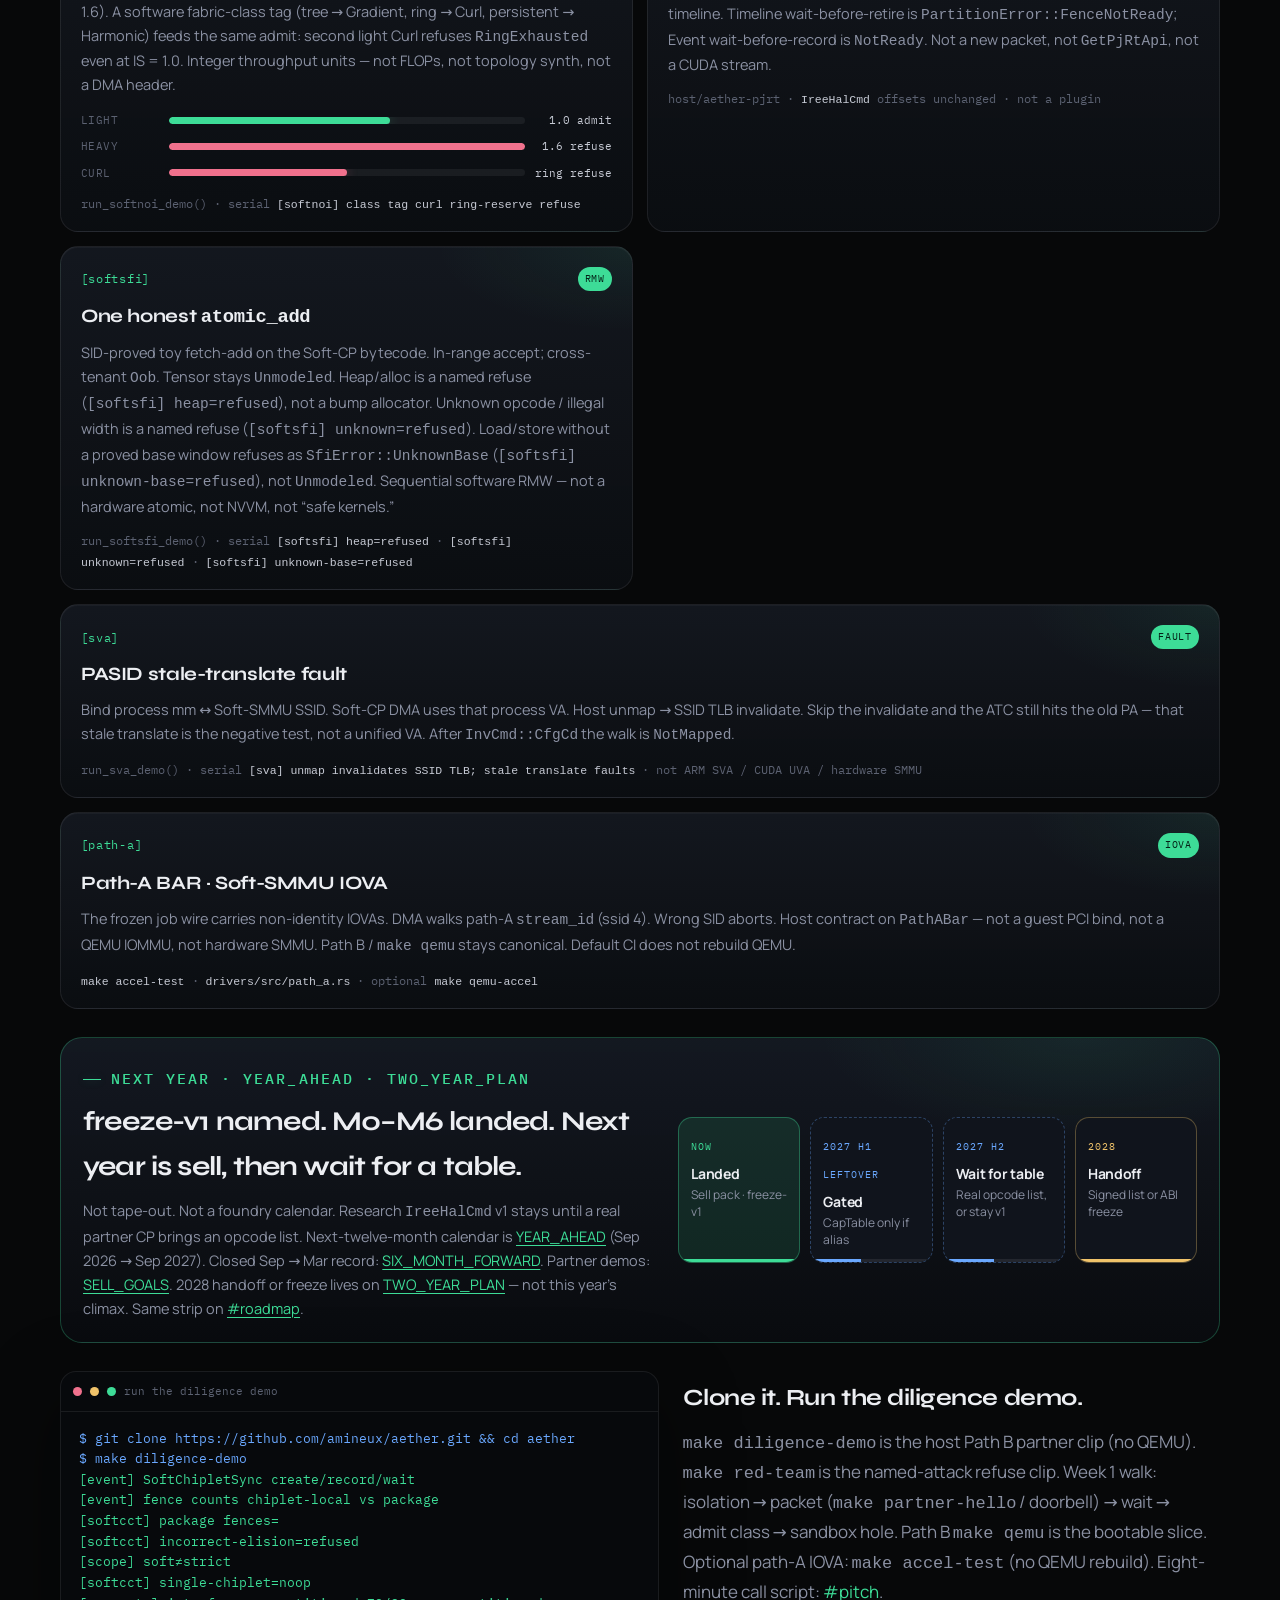
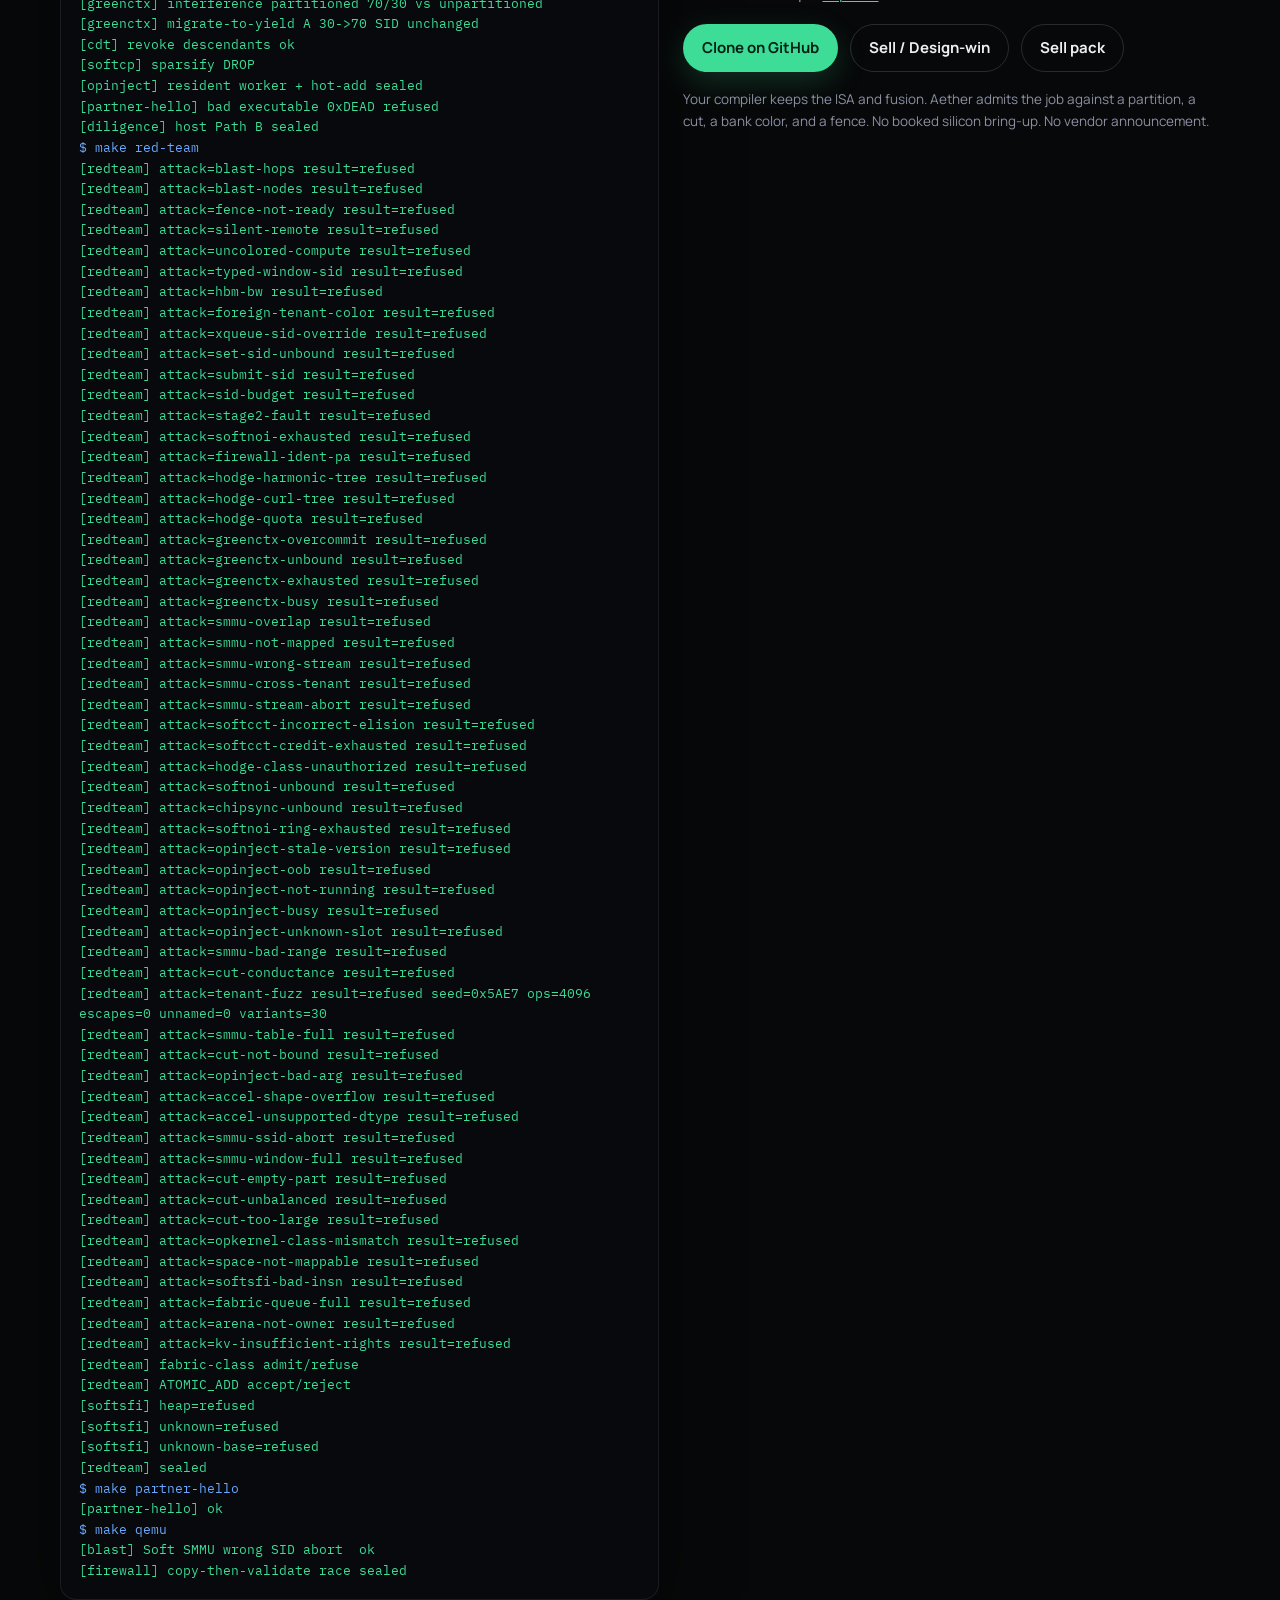
<file: site/research.html>
<!DOCTYPE html>
<html lang="en">
<head>
  <meta charset="utf-8">
  <meta name="viewport" content="width=device-width, initial-scale=1">
  <title>Aether — historical technical archive</title>
  <meta name="description" content="Aether is an accelerator-first fabric kernel for chiplet packages of CPU, NPU, GPU, and custom ASIC tiles. Frozen IreeHalCmd, PJRT-shaped host shim, Soft SMMU SID, blast-radius refuse — a contract you can clone.">
  <meta name="theme-color" content="#070809">
  <link rel="canonical" href="https://amineux.github.io/aether/research.html">
  <meta property="og:title" content="Aether — fabric kernel for AI silicon">
  <meta property="og:description" content="Accelerators are activities on a capability fabric, not devices behind ioctl. Frozen IreeHalCmd + PJRT-shaped host shim + Soft SMMU SID + blast-radius refuse.">
  <meta property="og:type" content="website">
  <meta property="og:url" content="https://amineux.github.io/aether/">
  <meta name="twitter:card" content="summary">
  <meta name="twitter:title" content="Aether — fabric kernel for AI silicon">
  <link rel="icon" href="./assets/favicon.svg" type="image/svg+xml">
  <link rel="stylesheet" href="./css/fonts.css">
  <link rel="stylesheet" href="./css/styles.css">
</head>
<body>
<aside style="padding:14px 24px;background:#c9ef91;color:#162112;text-align:center"><a href="./simulation.html">New research concept: explore Aether LeaseLab, the interactive chip-fabric simulation →</a></aside>
  <aside style="padding:16px 24px;background:#1b291f;color:#d2e9be;text-align:center;position:relative;z-index:90">Technical archive, investor brief refreshed 14 October 2026 (main at <code>6877931</code>). Older roadmap entries further down are historical. <a href="./">View the current investor overview →</a></aside>
  <a class="skip" href="#main">Skip to content</a>
  <header class="nav">
    <div class="nav-inner">
      <a class="brand" href="#hero">
        <svg viewBox="0 0 64 64" aria-hidden="true"><rect width="64" height="64" rx="14" fill="#10131a"/><path d="M20 44 L32 16 L44 44" stroke="#3DDC97" stroke-width="3.2" fill="none" stroke-linejoin="round"/><path d="M24.6 34.2 H39.4" stroke="#6AA8FF" stroke-width="2.2"/><circle cx="32" cy="16" r="2.4" fill="#6AA8FF"/></svg>
        Aether
      </a>
      <button class="nav-toggle" type="button" aria-label="Open menu" aria-expanded="false"><span></span></button>
      <ul class="nav-links">
        <li><a href="#investors">Investors</a></li>
        <li><a href="#problem">Problem</a></li>
        <li><a href="#solution">Solution</a></li>
        <li><a href="#how">How it works</a></li>
        <li><a href="#market">Market</a></li>
        <li><a href="#partners">Why partner</a></li>
        <li><a href="#sell">Sell</a></li>
        <li><a href="#roadmap">Roadmap</a></li>
        <li><a href="#status">Status</a></li>
        <li><a href="#kv">KV grant</a></li>
        <li><a href="#pitch">Pitch</a></li>
        <li class="nav-mobile-only"><a href="https://github.com/amineux/aether">GitHub</a></li>
      </ul>
      <a class="nav-cta" href="https://github.com/amineux/aether">GitHub</a>
    </div>
  </header>

  <main id="main">
    <section class="hero" id="hero">
      <div class="hero-grid" aria-hidden="true"></div>
      <div class="wrap hero-inner">
        <div>
          <p class="eyebrow"><i></i> open-source startup · investor brief · freeze-v1 · research prototype</p>
          <h1><span>Aether</span></h1>
          <p class="one-liner">Fabric kernel for AI silicon.</p>
          <p class="deck">An operating system for packages that are a mesh of CPU, NPU, GPU, and custom ASIC tiles — not a host CPU with bolt-on devices. Accelerators are activities on a capability fabric, not ioctl endpoints.</p>
          <p class="hero-horizon">Research <code>IreeHalCmd</code> v1 is frozen. Isolation is the product. The next twelve months: sell the demos we can run — <a href="#roadmap">YEAR_AHEAD</a>.</p>
          <div class="cta-row">
            <a class="btn btn-primary" href="#investors">Investor brief</a>
            <a class="btn btn-ghost" href="https://github.com/amineux/aether">View on GitHub</a>
            <a class="btn btn-ghost" href="#sell">Sell / Design-win</a>
            <a class="btn btn-ghost" href="#roadmap">Next-year roadmap</a>
          </div>
          <div class="hero-meta">
            <span><strong>make qemu</strong> · x86_64 · RISC-V · aarch64</span>
            <span><strong>MIT OR Apache-2.0</strong></span>
            <span><strong>freeze-v1</strong> · research packet stays</span>
          </div>
        </div>

        <aside class="package-card" data-reveal>
          <div class="vis-label"><span>Package fabric · illustrative QEMU topology</span><span class="pulse" aria-hidden="true"></span></div>
          <svg viewBox="0 0 520 360" role="img" aria-label="Chiplet package: two dies with CPU, NPU, GPU, ASIC tiles and HBM banks connected by a capability fabric. A SpectralCut runs between the chiplets.">
            <defs>
              <linearGradient id="pkg" x1="0" y1="0" x2="1" y2="1">
                <stop offset="0" stop-color="#161b24"/>
                <stop offset="1" stop-color="#0c0f14"/>
              </linearGradient>
              <filter id="glow" x="-40%" y="-40%" width="180%" height="180%">
                <feGaussianBlur stdDeviation="3" result="b"/>
                <feMerge><feMergeNode in="b"/><feMergeNode in="SourceGraphic"/></feMerge>
              </filter>
            </defs>
            <rect x="16" y="12" width="488" height="336" rx="22" fill="url(#pkg)" stroke="rgba(255,255,255,0.08)"/>
            <text x="36" y="40" fill="#5c6272" font-size="11" font-family="IBM Plex Mono, monospace">PACKAGE</text>
            <text x="400" y="40" fill="#3DDC97" font-size="11" font-family="IBM Plex Mono, monospace">UCIe / EMIB</text>

            <rect x="36" y="56" width="200" height="200" rx="16" fill="#121722" stroke="rgba(61,220,151,0.28)"/>
            <text x="52" y="80" fill="#8b91a3" font-size="11" font-family="IBM Plex Mono, monospace">CHIPLET 0</text>
            <rect x="52" y="96" width="78" height="58" rx="10" fill="#182033" stroke="rgba(106,168,255,0.4)"/>
            <text x="76" y="122" fill="#6AA8FF" font-size="12" font-weight="700" font-family="Syne, sans-serif">CPU 0</text>
            <text x="68" y="140" fill="#8b91a3" font-size="10" font-family="IBM Plex Mono, monospace">tile</text>
            <rect x="142" y="96" width="78" height="58" rx="10" fill="#13261d" stroke="rgba(61,220,151,0.45)"/>
            <text x="163" y="122" fill="#3DDC97" font-size="12" font-weight="700" font-family="Syne, sans-serif">NPU 2</text>
            <text x="158" y="140" fill="#8b91a3" font-size="10" font-family="IBM Plex Mono, monospace">waves</text>
            <rect x="52" y="168" width="168" height="68" rx="10" fill="#1a1710" stroke="rgba(240,195,106,0.35)"/>
            <text x="104" y="198" fill="#f0c36a" font-size="12" font-weight="700" font-family="Syne, sans-serif">HBM bank 0</text>
            <text x="92" y="216" fill="#8b91a3" font-size="10" font-family="IBM Plex Mono, monospace">typed DEVICE_HBM</text>

            <rect x="284" y="56" width="200" height="200" rx="16" fill="#121722" stroke="rgba(106,168,255,0.28)"/>
            <text x="300" y="80" fill="#8b91a3" font-size="11" font-family="IBM Plex Mono, monospace">CHIPLET 1</text>
            <rect x="300" y="96" width="78" height="58" rx="10" fill="#182033" stroke="rgba(106,168,255,0.4)"/>
            <text x="324" y="122" fill="#6AA8FF" font-size="12" font-weight="700" font-family="Syne, sans-serif">CPU 1</text>
            <text x="316" y="140" fill="#8b91a3" font-size="10" font-family="IBM Plex Mono, monospace">tile</text>
            <rect x="390" y="96" width="78" height="58" rx="10" fill="#23181c" stroke="rgba(240,113,141,0.4)"/>
            <text x="413" y="122" fill="#f0718d" font-size="12" font-weight="700" font-family="Syne, sans-serif">GPU 3</text>
            <text x="414" y="140" fill="#8b91a3" font-size="10" font-family="IBM Plex Mono, monospace">tile</text>
            <rect x="300" y="168" width="168" height="68" rx="10" fill="#1a1710" stroke="rgba(240,195,106,0.35)"/>
            <text x="348" y="198" fill="#f0c36a" font-size="12" font-weight="700" font-family="Syne, sans-serif">HBM bank 1</text>
            <text x="336" y="216" fill="#8b91a3" font-size="10" font-family="IBM Plex Mono, monospace">typed DEVICE_HBM</text>

            <line x1="236" y1="125" x2="284" y2="125" stroke="rgba(255,255,255,0.18)" stroke-dasharray="4 5"/>
            <line x1="220" y1="200" x2="300" y2="200" stroke="rgba(255,255,255,0.18)" stroke-dasharray="4 5"/>
            <line x1="260" y1="56" x2="260" y2="256" stroke="#3DDC97" stroke-opacity="0.85" stroke-dasharray="3 7" filter="url(#glow)"/>
            <text x="244" y="274" fill="#3DDC97" font-size="11" font-family="IBM Plex Mono, monospace">SPECTRALCUT</text>

            <rect x="36" y="292" width="448" height="40" rx="10" fill="#0e131b" stroke="rgba(61,220,151,0.2)"/>
            <circle cx="62" cy="312" r="4" fill="#3DDC97"/>
            <text x="78" y="317" fill="#c6cad4" font-size="12" font-family="Manrope, sans-serif">Capability fabric · endpoints · FlowClass · no ioctl surface</text>

            <circle class="pkt" r="4" fill="#3DDC97" filter="url(#glow)"/>
            <circle class="pkt pkt-b" r="3.5" fill="#6AA8FF"/>
          </svg>
        </aside>
      </div>
    </section>

    <section class="band alt" id="investors" aria-labelledby="inv-h">
      <div class="wrap">
        <div class="road-intro">
          <div class="sec-head" style="margin:0" data-reveal>
            <p class="kicker">Investor brief</p>
            <h2 id="inv-h">Aether, as a startup: the isolation layer for chiplet packages.</h2>
            <p class="lede">Aether is an open-source, research-stage fabric kernel that the owner (<a href="https://github.com/amineux/aether">amineux</a>) is positioning as a startup. The headline numbers below were measured on main at <code>6877931</code> on 14 October 2026; each one has a reproduce command in <a href="https://github.com/amineux/aether/blob/main/docs/SCOREBOARD.md">docs/SCOREBOARD.md</a>. Older counts are marked as dated snapshots. Where we have nothing to claim, we say so in <a href="#inv-limits">Honest limits</a>.</p>
          </div>
          <div class="honest-pill" data-reveal>Counted from the repo · no revenue · no silicon</div>
        </div>

        <div class="sell-goals">
          <article class="glass sell-goal" data-reveal data-d="1" aria-labelledby="inv-problem">
            <small>01</small>
            <h3 id="inv-problem">Problem</h3>
            <p>Packages are becoming meshes of CPU, NPU, GPU and custom ASIC dies, but the operating-system layer is still a Linux device driver plus a vendor runtime. Weights and KV caches from different tenants sit on the same package, and nothing at the OS layer treats a tenant, a memory bank or a blast radius as a first-class object that can be refused.</p>
          </article>
          <article class="glass sell-goal" data-reveal data-d="2" aria-labelledby="inv-solution">
            <small>02</small>
            <h3 id="inv-solution">Solution</h3>
            <p>A capability-based fabric kernel in which tiles are peers and every access is checked against a tenant, a stream ID, a cut or a quota. The product is the <em>refuse path</em>: a named, testable error for each way a tenant can step outside its slice. It runs today as software models (Soft SMMU, SoftNoI, SoftGreenCtx, SpectralCut) on a frozen research packet (<code>IreeHalCmd</code> v1) behind a host shim.</p>
          </article>
          <article class="glass sell-goal" data-reveal data-d="3" aria-labelledby="inv-why">
            <small>03</small>
            <h3 id="inv-why">Why now</h3>
            <p>The industry is assembling products from chiplets after the fact, so the programming model cannot be whatever the interposer happens to make coherent. Transport (UCIe, EMIB) moves bytes; it does not name tenants, cuts or fences. That is an argument about structure, not a market forecast: no market-size figure is claimed on this page.</p>
          </article>
        </div>

        <div class="glass inv-block" data-reveal aria-labelledby="inv-traction">
          <h3 id="inv-traction">Traction signals (engineering, not commercial)</h3>
          <ul class="inv-list">
            <li><strong>Snapshot of 1 Oct 2026:</strong> 161 pull requests merged, 0 open on <code>amineux/aether</code> (GitHub count with main at <code>f18e51d</code>, before this page's own pull request); 148 commits on main; repository created 6 Sep 2026.</li>
            <li><strong>Rounds of refuse-path sealing:</strong> Rounds 5–17 are narrated in <a href="#sell">Sell</a>. Round 17 merged today as #184 (<code>cut-empty-part</code>), #185 (<code>cut-unbalanced</code>), #186 (<code>cut-too-large</code>) and this site fold. Round 16 was #178–#182. The later tenant-checked unmap integration addresses <a href="https://github.com/amineux/aether/issues/161">issue #161</a>.</li>
            <li><strong>99 <code>result=refused</code> lines</strong> (98 named single-attack lines plus the <code>tenant-fuzz</code> line) printed by one command, <code>make red-team</code>, on main at <code>2656773</code>. The command exits non-zero if any of them is not refused.</li>
            <li><strong>707 host tests</strong> pass, 0 fail, under <code>cargo test --workspace --locked</code> (main at <code>ee7e40f</code> after #250, re-measured 24 Oct 2026 with <code>make verify</code>).</li>
            <li><strong>Error coverage:</strong> 153 <code>*Error</code> variants; 145 are named in tests or demos and <strong>8 are allowlisted</strong> with a written reason. None of the 8 is a tenant refuse path waiting for a test: 4 are kernel syscall errno exercised only in QEMU, 3 are on the kill list and 1 is a dead wrapper kept for API stability. #230 named <code>BootFsError::NoRoom</code> and dropped boot tooling from the allowlist. CI fails if a new variant lands untested and unlisted (#200).</li>
            <li><strong>CI on three targets</strong> for every pull request: x86_64 (<code>cargo test + make qemu</code>), <code>make qemu-aarch64-ci</code> and <code>make qemu-riscv-ci</code>. Pull requests #159, #160, #162 and #163 merged with all three green.</li>
            <li><strong>No third-party crates:</strong> the root <code>Cargo.lock</code> lists 11 packages, all in this workspace, none from a registry. Licence: MIT OR Apache-2.0.</li>
            <li><strong>Since that snapshot, Rounds 18–20 (6–7 Oct 2026):</strong> each round adds a test plus a named line for a refuse path that already exists in the tree. Round 18: #188 (<code>opkernel-class-mismatch</code> → <code>OpKernelError::ClassMismatch</code>). Round 19: #191 (<code>space-not-mappable</code> → <code>SpaceError::NotMappable</code>) and #192 (<code>softsfi-bad-insn</code> → <code>SfiError::BadInsn</code>). Round 20: #194 (<code>fabric-queue-full</code> → <code>FabricError::QueueFull</code> / <code>Closed</code>; a refused send charges no Hodge quota; the Hodge quota is per-fabric, not per-tenant), #195 (<code>arena-not-owner</code> → <code>ArenaError::NotOwner</code>; arena handoff is an explicit ownership transfer) and #196 (<code>kv-insufficient-rights</code> → <code>KvError::InsufficientRights</code>; a KV grant without READ or MAP cannot attend or pin, and a refused pin installs no Soft-SMMU translation). Round 20 also fixed <code>make qemu-riscv-ci</code> on rustc 1.99 runners (#197: the riscv trap vector now sits in <code>.text</code>, not <code>.bss</code>). All of this is software. No new opcodes, and no FLOPs or tape-out claims.</li>
          <li><strong>Kernel security fixes since Round 20 (8–12 Oct 2026),</strong> each with a regression test that fails on the old kernel: #199 a full arena table now refuses with <code>ArenaLimit</code> instead of leaking 4 KiB per call; #201 user copies that cross a page boundary are checked page by page before anything is copied (on x86 the old path could read 16 bytes of foreign physical memory; on RISC-V and AArch64 it could crash the kernel); #203 the map syscall only accepts physical addresses from the caller's own arena (the old path let a user program map any physical address); #215 fabric endpoint slots are capped at 4 per tenant and freed on close, with no stale-ID reuse; #216 fabric <code>send</code>/<code>recv</code> check the caller (only an owner or a WRITE-capability holder can send, only the owner can receive, probing returns "no such endpoint"), per-sender message quotas, and <code>SYS_SEND</code>/<code>SYS_RECV</code> take the sender from the caller's capabilities. Boot tests pass on all three ISAs.</li>
            <li><strong>Two-tenant inference demo (#202):</strong> <code>make two-tenant-infer</code> runs a tiny 5-layer i32 MLP for two tenants on SoftNPU research ops while a third tenant attacks: <code>attacks=9 refused=9 outputs_match_cpu=true deterministic=true unperturbed=true</code>. Handing the attacker a leaked capability turns the demo red, so it can fail. Tiny toy model, software only.</li>
            <li><strong>Isolation conformance kit (#204, extended in #216):</strong> <code>make isolation-matrix</code> replays <strong>15</strong> attack classes against any backend that implements one Rust trait. Aether's software backend: <code>refused=15 accepted=0</code>. A deliberately weak example backend: <code>accepted=10</code>, NONCONFORMANT. It runs on a laptop and makes no hardware claim.</li>
            <li><strong>Bounded model-checked noninterference (#208, #209):</strong> 18 Kani harnesses over capabilities, Soft SMMU, arenas, KV grants and the syscall table; <strong>15 of 18</strong> complete within their stated bounds, and 3 are listed as unverified because they ran out of memory or time. Kani is not run in CI. A two-world harness reports <code>seeds=512 ops=172032 divergences=0</code> and catches all 7 deliberately broken controls. It already found one real leak (#208: a shared NPU sequence number let one tenant count another's jobs). These are bounded checks, not full proofs.</li>
            <li><strong>Engineering hygiene:</strong> #210 red-team and demo output must be byte-identical across runs; #213 unsafe budget (now 248 <code>unsafe</code> keywords across 34 files, <code>core/</code> forbids unsafe, any change needs an explicit budget edit); #217 RISC-V and AArch64 kernels read their RAM layout from the device tree, malformed trees are refused with named errors, and the AArch64 path now actually receives its tree; #219 <a href="https://github.com/amineux/aether/blob/main/docs/SCOREBOARD.md">docs/SCOREBOARD.md</a> lists every measurable number with its reproduce command, cited reference points and a Behind section, and a test fails if it drifts.</li>
            <li><strong>Rounds 28 and 29 (13 Oct 2026):</strong> shrinking the allowlist instead of adding surface. #221 named <code>arena-bad-align</code>, <code>arena-unknown-bank</code> and <code>accel-bad-op</code>; #223 named <code>cut-no-cut</code>, <code>cut-unknown-vertex</code> and <code>accel-not-found</code>. The allowlist went from 25 to 19.</li>
            <li><strong>Round 30 (14 Oct 2026, #225):</strong> <code>opkernel-fabric</code> is now a named, greppable refuse: an operator-kernel inject with an oversize payload returns <code>OpKernelError::Fabric(PayloadTooLarge)</code>, and a send to another tenant's endpoint returns <code>OpKernelError::Fabric(NoSuchEndpoint)</code>, both before any Hodge quota is charged. ELF parser unit tests now name <code>Not64</code>, <code>NotLe</code>, <code>BadVersion</code>, <code>BadPhdr</code>, <code>Empty</code>, <code>TooManyLoads</code> and <code>BadSegment</code>; that is boot-loader honesty, not a tenant attack. <code>OpKernelError::Cap</code> stays allowlisted as unreachable, because the bind check refuses first with <code>NotBound</code>, and a test pins that. The allowlist went from 19 to 11.</li>
            <li><strong>Round 31 (16 Oct 2026, #228):</strong> the last cleanup round. Unit tests now name every place the boot memory-map parser refuses with <code>MmapError::Empty</code> (no usable RAM, so the kernel halts instead of building an allocator over nothing). The never-used <code>SpaceError::SpaceMismatch</code> was deleted. <code>OpKernelError::Cap</code> stays as a dead wrapper on a public return type. The allowlist went from 11 to 9, and the list of untested refuse paths is now closed: more coverage needs new refuse paths, not more tests.</li>
            <li><strong>Round 33 (17 Oct 2026, #232&ndash;#234):</strong> proof anyone can re-run. <code>make verify</code> re-runs the host tests, the diligence and red-team clips and the error-coverage matrix, and fails if any count or the red-team output hash disagrees with the scoreboard. Commit SHAs cited in the scoreboard and business docs must be on <code>main</code> and at most 20 merges old, or the CI evidence run fails. A customer-discovery plan for NPU runtime teams is written; no interviews are recorded yet.</li>
            <li><strong>#230 (17 Oct 2026):</strong> AETHFS01 packer and parser now refuse bad names, duplicates and oversize extents before touching output, with matching Python producer checks and a dedicated boot-image CI job. <code>BootFsError::NoRoom</code> is named and off the allowlist (9 to 8; host tests 652 to 656). Boot tooling honesty, not a tenant refuse path.</li>
            <li><strong>Round 35 (19 Oct 2026, #243&ndash;#244):</strong> one page that maps each claim to the command that reproduces it: <a href="https://github.com/amineux/aether/blob/main/docs/business/PROVE_IT.md">PROVE_IT.md</a> lists the command, the line to expect and what it does not prove, and CI runs every row so the page can&rsquo;t go stale. <code>make isolation-matrix BACKEND=aether-soft</code> prints Aether&rsquo;s own software models (15 of 15 classes refused, each one an existing red-team attack) next to the weak sample (10 accepted) and the empty template (15 <code>n/a</code>). Host software models only, not hardware isolation; the real-model workload is still blocked on #189.</li>
            <li><strong>Round 34 (18 Oct 2026, #238&ndash;#240):</strong> things a runtime team can take away and check. <code>make evidence-pack</code> bundles the red-team, noninterference, isolation-matrix and diligence clips with the commit SHA, toolchain and a &ldquo;not proven&rdquo; list into one tarball; two runs on the same commit give the same bytes. <code>make isolation-matrix BACKEND=template</code> shows an empty bring-your-own-backend template (15 classes, all <code>n/a</code>) with step-by-step instructions. <code>make red-team-json</code> writes the 99 refusals as JSON (attack, class, API, error variant), checked line for line against the text clip. No runtime is integrated and no customer has used these yet.</li>
          </ul>
          <p class="inv-note">The newest signal, a bounded, seeded hostile-tenant fuzz run inside <code>make red-team</code>:</p>
          <div class="term">
            <div class="term-bar"><i></i><i></i><i></i><span>make red-team (host)</span></div>
            <pre aria-label="Tenant fuzz output line"><span class="ok">[redteam] attack=tenant-fuzz result=refused seed=0x5AE7 ops=4096 escapes=0 unnamed=0 variants=30</span></pre>
          </div>
          <p class="inv-note">Read it with its caveats: tenant B runs 4096 hostile operations from a fixed seed (<code>0x5AE7</code>, no wall clock) against existing Soft-SMMU, green-context, NoI, timeline, colour and operator-inject APIs while tenant A holds a canary. <code>escapes</code>, <code>unnamed</code> and <code>variants</code> are counted by the run (30 distinct error variants were hit). This is bounded, deterministic evidence: <strong>not a proof, not a hardware claim</strong>, and it now also drives the cap-checked <code>IommuMap::unmap_stream</code> and <code>unmap</code> against tenant A's pin (see the fixed gap below).</p>
        </div>

        <div class="glass inv-block" id="inv-limits" data-reveal aria-labelledby="inv-limits-h">
          <h3 id="inv-limits-h">Honest limits</h3>
          <ul class="inv-list">
            <li><strong>Tenant-checked unmap:</strong> Soft-SMMU unmap paths require a Memory+MAP capability. Another tenant's pin returns <code>CrossTenant</code> and remains mapped; owner unmap succeeds. The bounded fuzz now exercises these paths, and <code>make eval-run</code> records the refusal. This addresses <a href="https://github.com/amineux/aether/issues/161">issue #161</a> at the software API boundary; it is not hardware isolation or formal verification.</li>
            <li><strong>Behind, from <a href="https://github.com/amineux/aether/blob/main/docs/SCOREBOARD.md#behind-stated-plainly">the scoreboard</a>:</strong> <em>no silicon</em> (0 physical boards; all three ISAs boot only in QEMU); <em>no real models</em> (the only end-to-end workload is a tiny i32 MLP); <em>software SMMU and NoI</em> (stream IDs, IOVA tables, NoI admission and green contexts are software models, and a real device could DMA past them); <em>no full proofs</em> (tests, a fuzz, a two-world harness and 15 of 18 bounded Kani harnesses, not machine-checked proofs like seL4's). Also no UCIe transport and no performance numbers.</li>
            <li><strong>No customers, revenue, valuation, funding amount or partner</strong> is claimed. The IREE HAL stand-in is a public-nouns stand-in, not a partner, and <code>PartnerNpuStub</code> is a labelled no-op.</li>
            <li><strong>No full verification.</strong> Tests, CI, a bounded fuzz and bounded model checks are evidence; they are not a proof of the whole system.</li>
            <li><strong>Research prototype.</strong> The team, market size and competitor figures are not stated on this page because they are not verifiable from the repository.</li>
          </ul>
        </div>

        <div class="glass inv-block" data-reveal aria-labelledby="inv-ask">
          <h3 id="inv-ask">The ask</h3>
          <p class="callout">No amount, valuation or terms are proposed here. We are looking for three kinds of conversation:</p>
          <ul class="inv-list">
            <li><strong>Design partners</strong> building chiplet or multi-tenant accelerator packages: bring your opcode table and see whether the refuse paths fit it (<a href="#sell">Sell</a>).</li>
            <li><strong>Technical diligence:</strong> clone the repo and run <code>make red-team</code> and <code>make diligence-demo</code>; read <a href="https://github.com/amineux/aether/blob/main/docs/DILIGENCE.md">DILIGENCE.md</a> and issue #161, then tell us what to break next.</li>
            <li><strong>Investors</strong> who fund chiplet and secure-substrate software and are comfortable with a research-stage company.</li>
          </ul>
          <p class="inv-note"><strong>Contact:</strong> [placeholder — open an issue at <a href="https://github.com/amineux/aether/issues">github.com/amineux/aether/issues</a> or reach the owner, <a href="https://github.com/amineux">@amineux</a>, on GitHub. No email address is published here.]</p>
          <div class="cta-row">
            <a class="btn btn-primary" href="https://github.com/amineux/aether/issues">Open an issue</a>
            <a class="btn btn-ghost" href="https://github.com/amineux/aether">View the repository</a>
            <a class="btn btn-ghost" href="#problem">Technical detail below</a>
          </div>
        </div>
      </div>
    </section>

    <section class="band" id="problem">
      <div class="wrap">
        <div class="sec-head" data-reveal>
          <p class="kicker">01 — Problem</p>
          <h2>Linux + ioctl was not designed for this package.</h2>
          <p class="lede">Traditional kernels treat GPUs and NPUs as PCIe endpoints: a userspace runtime, an ioctl, and a hope the driver flushed the right caches. That model is already strained on a discrete GPU. It fails on a mesh of chiplets.</p>
        </div>
        <div class="problem-grid">
          <article class="glass" data-reveal data-d="1">
            <div class="icon-dot">⏱</div>
            <h3>Deadlines, not best-effort</h3>
            <p>Inference latency is a deadline. A best-effort ioctl and a userspace poll loop are the wrong primitive when a wave must complete against a partition quota.</p>
          </article>
          <article class="glass" data-reveal data-d="2">
            <div class="icon-dot blue">◎</div>
            <h3>Typed memory, not one VA</h3>
            <p>Tile SRAM, HBM, and a CXL region are different places. “Shared memory” across dies is often not cache-coherent. A pointer both sides “have” is a bug.</p>
          </article>
          <article class="glass" data-reveal data-d="3">
            <div class="icon-dot">⚿</div>
            <h3>Weights and KV are secrets</h3>
            <p>Multi-tenant packages hold other people’s models. Isolation has to be spatial — slices, banks, blast radius — not a file permission and a hope.</p>
          </article>
          <article class="glass" data-reveal data-d="4">
            <div class="icon-dot blue">⬡</div>
            <h3>UCIe is transport</h3>
            <p>Chiplets extend the NoC. UCIe, EMIB, and UALink move bytes. They are not a programming model, and they do not name tenants, cuts, or fences.</p>
          </article>
        </div>
        <div class="fail-row" data-reveal>
          <div class="fail-card old">
            <h3>CUDA-as-device / ioctl host</h3>
            <ul>
              <li>Host CPU owns the story; accelerators are endpoints</li>
              <li>Unified VA as the default fiction</li>
              <li>Time-sliced isolation (MIG-class) bolted onto a device driver</li>
              <li>Compiler runtime papers over the OS gap</li>
            </ul>
          </div>
          <div class="fail-vs">VS</div>
          <div class="fail-card new">
            <h3>What the package actually is</h3>
            <ul>
              <li>Tiles are first-class peers on a fabric</li>
              <li>Memory is a typed place; UNIFIED is a cap bit</li>
              <li>The scarce resource is HBM banks and NPU waves</li>
              <li>The OS must schedule partitions — compilers keep FLOPs</li>
            </ul>
          </div>
        </div>
      </div>
    </section>

    <section class="band alt" id="solution">
      <div class="wrap">
        <div class="sec-head" data-reveal>
          <p class="kicker">02 — Solution</p>
          <h2>Five thesis lines. One kernel bet.</h2>
          <p class="lede">Aether is a capability machine whose primitive is a typed message, not a POSIX process. The interfaces and invariants are what we would pitch to an AI-chip OS team — not a claim of production silicon.</p>
        </div>
        <div class="thesis">
          <article class="thesis-line" data-reveal>
            <div>
              <strong>Accelerators are activities, not devices.</strong>
              <p>A CPU tile and a virt accel share one Activity / EndpointId. There is no <code>/dev</code> ioctl surface. The fabric is the only IPC.</p>
            </div>
          </article>
          <article class="thesis-line" data-reveal data-d="1">
            <div>
              <strong>Memory is a typed place.</strong>
              <p>HOST, DEVICE_HBM, TILE_SRAM, CXL_REGION, SCRATCH, STREAMING. Unified memory is an explicit capability bit, never the default. Remote access is an Exchange.</p>
            </div>
          </article>
          <article class="thesis-line" data-reveal data-d="2">
            <div>
              <strong>The kernel schedules partitions and fences.</strong>
              <p>Compilers schedule FLOPs. No in-kernel graph IR. The host ABI is shaped like PJRT / IREE HAL — Device, MemorySpace, Buffer, Executable, Event.</p>
            </div>
          </article>
          <article class="thesis-line" data-reveal data-d="3">
            <div>
              <strong>Chiplets extend the NoC; UCIe is transport.</strong>
              <p>Route tags (die / chiplet / tile / hop) are architectural. Silicon steers on the header without parsing tensors.</p>
            </div>
          </article>
          <article class="thesis-line" data-reveal data-d="4">
            <div>
              <strong>Isolation is spatial first.</strong>
              <p>Slices, columns, bank color, SpectralCut, blast radius. QoS is an invariant, not a hint. Temporal sharing comes second.</p>
            </div>
          </article>
        </div>

        <div class="arch" data-reveal>
          <div class="arch-caption">
            <h3>Architecture</h3>
            <span>Tenants → caps / fabric / sched / arenas / HAL → tiles</span>
          </div>
          <div class="arch-board">
            <div class="arch-row tenants">
              <div class="node tenant"><small>Tenant A</small><b>init / runtime</b></div>
              <div class="node tenant"><small>Tenant B</small><b>isolated · no forge</b></div>
            </div>
            <div class="arch-flow" aria-hidden="true">↓ CPtr only</div>
            <div class="arch-row kernel">
              <div class="node mod"><small>Caps</small><b>Capability spaces</b></div>
              <div class="node mod"><small>Fabric</small><b>IPC + FlowClass</b></div>
              <div class="node mod"><small>Sched</small><b>prio · deadline · steal</b></div>
              <div class="node mod"><small>Arenas</small><b>bank-aware tensors</b></div>
              <div class="node mod"><small>HAL</small><b>AccelDevice</b></div>
            </div>
            <div class="arch-flow" aria-hidden="true">↓ ownership transfer · refuse CrossCut</div>
            <div class="arch-row tiles">
              <div class="node tile"><small>Tile</small><b>CPU</b></div>
              <div class="node tile"><small>Tile</small><b>NPU / wave</b></div>
              <div class="node tile"><small>Tile</small><b>GPU</b></div>
              <div class="node tile"><small>Tile</small><b>Custom ASIC</b></div>
            </div>
            <p class="arch-note">Event ring observes fabric, scheduler, and HAL. Cross-tenant mint is rejected. Tenant B cannot hold A’s Memory, SpectralCut, or Activity.</p>
          </div>
        </div>
      </div>
    </section>

    <section class="band" id="how">
      <div class="wrap">
        <div class="sec-head" data-reveal>
          <p class="kicker">03 — How it works</p>
          <h2>The programming model, made visible.</h2>
          <p class="lede">Four surfaces a silicon OS actually has to get right. Implemented as types and refusal rules in <code>aether-core</code> — not slideware.</p>
        </div>
        <div class="how-grid">
          <article class="explainer" data-reveal>
            <div class="copy">
              <h3>Activities, not ioctls</h3>
              <p>Every compute unit is an Activity behind a uniform endpoint. Drivers may still talk MMIO; the ABI does not. Send, recv, map, and accel require a CPtr. Bulk tensors ride in a Memory cap, not the 64-byte control payload.</p>
              <div class="chip-row">
                <span class="chip on">SYNC / ASYNC</span>
                <span class="chip on">GRANT</span>
                <span class="chip">ChipletRoute</span>
                <span class="chip">badge</span>
              </div>
            </div>
            <svg viewBox="0 0 420 220" role="img" aria-label="Two fabric endpoints exchanging a capability-checked message with a Memory cap grant.">
              <rect x="8" y="20" width="130" height="150" rx="14" fill="#121722" stroke="rgba(106,168,255,0.35)"/>
              <text x="28" y="48" fill="#6AA8FF" font-size="13" font-family="Syne, sans-serif" font-weight="700">Endpoint A</text>
              <text x="28" y="70" fill="#8b91a3" font-size="11" font-family="IBM Plex Mono, monospace">Activity</text>
              <rect x="24" y="88" width="98" height="28" rx="6" fill="#182033" stroke="rgba(61,220,151,0.3)"/>
              <text x="36" y="107" fill="#3DDC97" font-size="11" font-family="IBM Plex Mono, monospace">CPtr · send</text>
              <rect x="24" y="124" width="98" height="28" rx="6" fill="#1a1710"/>
              <text x="36" y="143" fill="#f0c36a" font-size="11" font-family="IBM Plex Mono, monospace">Memory cap</text>

              <path d="M148 95 H272" stroke="#3DDC97" stroke-width="1.5" fill="none"/>
              <polygon points="272,95 262,90 262,100" fill="#3DDC97"/>
              <rect x="176" y="62" width="72" height="50" rx="8" fill="#0e1612" stroke="#3DDC97"/>
              <text x="188" y="84" fill="#3DDC97" font-size="11" font-family="IBM Plex Mono, monospace">MSG</text>
              <text x="186" y="100" fill="#8b91a3" font-size="10" font-family="IBM Plex Mono, monospace">+ GRANT</text>

              <rect x="282" y="20" width="130" height="150" rx="14" fill="#121722" stroke="rgba(61,220,151,0.35)"/>
              <text x="300" y="48" fill="#3DDC97" font-size="13" font-family="Syne, sans-serif" font-weight="700">Endpoint B</text>
              <text x="300" y="70" fill="#8b91a3" font-size="11" font-family="IBM Plex Mono, monospace">NPU queue</text>
              <rect x="298" y="88" width="98" height="28" rx="6" fill="#13261d"/>
              <text x="310" y="107" fill="#c6cad4" font-size="11" font-family="IBM Plex Mono, monospace">recv · badge</text>
              <rect x="298" y="124" width="98" height="28" rx="6" fill="#1a1710"/>
              <text x="310" y="143" fill="#f0c36a" font-size="11" font-family="IBM Plex Mono, monospace">cap inserted</text>
              <text x="8" y="202" fill="#5c6272" font-size="11" font-family="IBM Plex Mono, monospace">No AF_UNIX · no signals · no “just write this PA”</text>
            </svg>
          </article>

          <article class="explainer reverse" data-reveal>
            <div class="copy">
              <h3>Typed places</h3>
              <p>A buffer binds to a space. <code>(place, local)</code> addresses refuse a silent remote load — the HAL will not pretend HBM is in the CPU coherence domain. UNIFIED is never implied by MEM_FULL.</p>
              <div class="chip-row">
                <span class="chip on">place + local</span>
                <span class="chip">UNIFIED cap bit</span>
                <span class="chip">Exchange = DMA/NoC</span>
              </div>
            </div>
            <div class="places" aria-label="Six typed memory spaces">
              <div class="place"><span class="tag">HOST</span><b>Host DRAM</b><span>CPU-local</span></div>
              <div class="place"><span class="tag">DEVICE_HBM</span><b>HBM banks</b><span>color + tenant</span></div>
              <div class="place"><span class="tag">TILE_SRAM</span><b>On-tile</b><span>honest first place</span></div>
              <div class="place"><span class="tag">CXL_REGION</span><b>CXL.mem stub</b><span>typed window; not silicon</span></div>
              <div class="place"><span class="tag">SCRATCH</span><b>Scratch</b><span>ephemeral</span></div>
              <div class="place"><span class="tag">STREAMING</span><b>Streaming</b><span>no random load</span></div>
            </div>
          </article>

          <article class="explainer" data-reveal>
            <div class="copy">
              <h3>Fence-ordered jobs</h3>
              <p>submit → fence / timeline → complete or timeout. Credit-limited per partition — not CUDA streams. Waiting before a fence retires refuses as <code>PartitionError::FenceNotReady</code>; complete then wait is the path. Host Event create / record / wait is a research noun over those existing SoftChipletSync fences — not a new packet, not a PJRT plugin, not a CUDA stream. Named phases (Compute, Exchange, Barrier) are tags. The kernel does not fuse them.</p>
            </div>
            <div class="fence" aria-label="Submit, fence, complete">
              <div class="fence-step">
                <div class="n">01</div>
                <b>Submit</b>
                <p class="muted" style="margin:6px 0 0;font-size:13px">AccelJobDesc against a partition + cut</p>
              </div>
              <div class="fence-step">
                <div class="n">02</div>
                <b>Fence</b>
                <p class="muted" style="margin:6px 0 0;font-size:13px">Timeline + credits; doorbell, not a stream</p>
              </div>
              <div class="fence-step">
                <div class="n">03</div>
                <b>Complete</b>
                <p class="muted" style="margin:6px 0 0;font-size:13px">Used-ring IRQ · reply to completion_ep</p>
              </div>
            </div>
          </article>

          <article class="explainer reverse" data-reveal>
            <div class="copy">
              <h3>SpectralCut + Hodge</h3>
              <p>A cut is a capability: a bipartition of the package affinity graph. Cross-cut tile/bank placement is refused. Every fabric header carries a FlowClass. Gradient may tree-offload; curl and harmonic must not — folding a cycle onto a tree deadlocks. The Hodge bind also refuses <code>Tree + Curl</code> as <code>HodgeError::CurlOnTree</code>; that is separate from the SoftNoI ring-capacity check. SoftNoI admit now reads a software fabric-class tag at submit (tree / ring / persistent). Curl still needs reserved ring capacity even when IS is 1.0. Not a DMA header, not topology synth.</p>
              <div class="cut-legend">
                <span><i class="swatch" style="background:#3DDC97"></i>Strong on-die</span>
                <span><i class="swatch" style="background:#6AA8FF"></i>Weak EMIB</span>
                <span><i class="swatch" style="background:#f0718d"></i>Harmonic + TREE refused</span>
              </div>
            </div>
            <div>
              <svg viewBox="0 0 420 168" role="img" aria-label="Two-chiplet affinity graph with a SpectralCut through weak EMIB edges.">
                <line x1="70" y1="44" x2="130" y2="44" stroke="#3DDC97" stroke-width="2"/>
                <line x1="70" y1="44" x2="100" y2="108" stroke="#3DDC97" stroke-width="2"/>
                <line x1="130" y1="44" x2="100" y2="108" stroke="#3DDC97" stroke-width="2"/>
                <line x1="290" y1="44" x2="350" y2="44" stroke="#3DDC97" stroke-width="2"/>
                <line x1="290" y1="44" x2="320" y2="108" stroke="#3DDC97" stroke-width="2"/>
                <line x1="350" y1="44" x2="320" y2="108" stroke="#3DDC97" stroke-width="2"/>
                <line x1="130" y1="44" x2="290" y2="44" stroke="#6AA8FF" stroke-width="1.5" stroke-dasharray="5 5"/>
                <line x1="100" y1="108" x2="320" y2="108" stroke="#6AA8FF" stroke-width="1.5" stroke-dasharray="5 5"/>
                <line x1="210" y1="16" x2="210" y2="140" stroke="#3DDC97" stroke-dasharray="2 6" stroke-opacity="0.85"/>
                <circle cx="70" cy="44" r="16" fill="#182033" stroke="#6AA8FF"/><text x="58" y="48" fill="#c6cad4" font-size="10" font-family="IBM Plex Mono, monospace">CPU0</text>
                <circle cx="130" cy="44" r="16" fill="#13261d" stroke="#3DDC97"/><text x="118" y="48" fill="#c6cad4" font-size="10" font-family="IBM Plex Mono, monospace">NPU</text>
                <circle cx="100" cy="108" r="16" fill="#1a1710" stroke="#f0c36a"/><text x="86" y="112" fill="#c6cad4" font-size="10" font-family="IBM Plex Mono, monospace">bank0</text>
                <circle cx="290" cy="44" r="16" fill="#182033" stroke="#6AA8FF"/><text x="278" y="48" fill="#c6cad4" font-size="10" font-family="IBM Plex Mono, monospace">CPU1</text>
                <circle cx="350" cy="44" r="16" fill="#23181c" stroke="#f0718d"/><text x="339" y="48" fill="#c6cad4" font-size="10" font-family="IBM Plex Mono, monospace">GPU</text>
                <circle cx="320" cy="108" r="16" fill="#1a1710" stroke="#f0c36a"/><text x="306" y="112" fill="#c6cad4" font-size="10" font-family="IBM Plex Mono, monospace">bank1</text>
                <text x="168" y="160" fill="#3DDC97" font-size="11" font-family="IBM Plex Mono, monospace">L = D − A · refuse CrossCut</text>
              </svg>
              <div class="hodge">
                <div class="hodge-card">
                  <svg viewBox="0 0 120 56" aria-hidden="true"><path d="M16 44 L60 12 L104 44" fill="none" stroke="#3DDC97" stroke-width="1.6"/><circle cx="16" cy="44" r="4" fill="#3DDC97"/><circle cx="60" cy="12" r="4" fill="#3DDC97"/><circle cx="104" cy="44" r="4" fill="#3DDC97"/></svg>
                  <h4>Gradient</h4>
                  <p>Trees, broadcast, allreduce.</p>
                  <div class="ok">TREE_OFFLOAD ok</div>
                </div>
                <div class="hodge-card">
                  <svg viewBox="0 0 120 56" aria-hidden="true"><circle cx="60" cy="30" r="18" fill="none" stroke="#6AA8FF" stroke-width="1.6"/><circle cx="78" cy="18" r="3.5" fill="#6AA8FF"/></svg>
                  <h4>Curl</h4>
                  <p>Cycles that must stay cycles.</p>
                  <div class="ok">RING_RESERVE · no tree</div>
                </div>
                <div class="hodge-card bad">
                  <svg viewBox="0 0 120 56" aria-hidden="true"><circle cx="48" cy="30" r="16" fill="none" stroke="#f0718d" stroke-width="1.6"/><path d="M78 16 L104 44 M104 16 L78 44" stroke="#f0718d" stroke-width="1.8"/></svg>
                  <h4>Harmonic</h4>
                  <p>Persistent homology. Do not fold.</p>
                  <div class="no">TREE_OFFLOAD refused</div>
                </div>
              </div>
            </div>
          </article>
        </div>
      </div>
    </section>

    <section class="band alt" id="market">
      <div class="wrap">
        <div class="sec-head" data-reveal>
          <p class="kicker">04 — Market need</p>
          <h2>The gap is a missing package OS.</h2>
          <p class="lede">No invented TAM. The argument is structural: custom silicon is proliferating, the interconnect era is chiplet-shaped, and the OS layer under heterogeneous packages is still a Linux device driver plus a vendor runtime.</p>
        </div>
        <div class="market-grid">
          <div data-reveal>
            <p class="callout">CUDA’s moat is real — and it has left the <em>package operating system</em> underserved. Vendor compilers already schedule FLOPs. What they do not have is a kernel that can name tiles, banks, tenants, and cuts as first-class objects.</p>
            <p class="muted">Linux still sees an NPU as a device. Runtimes still see the OS as a driver host. Hyperscalers already isolate tenants in time. Weights and KV caches on a multi-die package need isolation in <em>space</em> — a capability, a bank color, a blast radius — not another ioctl.</p>
            <p class="note-box"><strong>Illustrative, not a forecast.</strong> As more inference moves onto heterogeneous packages, the scarce layer is the one that can refuse a CrossCut and a silent remote load. That is an OS problem. It is not a bigger CUDA library.</p>
          </div>
          <div class="dyn" data-reveal data-d="2">
            <article>
              <h3>Custom ASICs are no longer rare</h3>
              <p>Training and inference houses, hyperscalers, and startups are tape-outing domain silicon. Each package still inherits a host-centric OS story.</p>
            </article>
            <article>
              <h3>UCIe / EMIB is the assembly era</h3>
              <p>Dies are mixed after the fact. The programming model cannot be “whatever the interposer happens to make coherent.” Transport is not ABI.</p>
            </article>
            <article>
              <h3>Multi-tenant secrets on-package</h3>
              <p>Weights and KV are the crown jewels. Spatial isolation generalized beyond a single-GPU MIG slice is the OS work the stack still treats as driver folklore.</p>
            </article>
          </div>
        </div>
      </div>
    </section>

    <section class="band" id="partners">
      <div class="wrap">
        <div class="sec-head" data-reveal>
          <p class="kicker">05 — Why partner</p>
          <h2>A contract you can clone. Not a booked lab.</h2>
          <p class="lede">What a silicon OS team can evaluate today: a frozen packet, a PJRT-shaped host shim, Soft SMMU SIDs, and a two-tenant refuse. Proof is host-test behavior already in the tree — mechanisms, not invented FLOPs. Research HAL; <code>PartnerNpuStub</code> stays a leftover no-op. One-page leave-behind: <a href="https://github.com/amineux/aether/blob/main/docs/SELL_PACK.md">SELL_PACK</a>. Diligence: <a href="https://github.com/amineux/aether/blob/main/docs/DILIGENCE.md">DILIGENCE</a>. Next-year calendar: <a href="https://github.com/amineux/aether/blob/main/docs/YEAR_AHEAD.md">YEAR_AHEAD</a>. Sell goals live in <a href="#sell">#sell</a>.</p>
        </div>

        <div class="gets-caption" data-reveal>
          <h3>What a partner gets today</h3>
          <span>Four surfaces in tree · host-tested · not a vendor announcement</span>
        </div>
        <div class="gets-grid">
          <article class="glass gets-card" data-reveal>
            <div class="icon-dot">⌘</div>
            <small>Frozen packet</small>
            <h3><code>IreeHalCmd</code></h3>
            <p>96-byte little-endian IREE HAL nouns. Magic <code>0xAE7E1EE1</code>, <code>backend = 4</code>, Soft-SMMU <code>ssid = 2</code>. Offsets locked in <code>ACCEL.md</code>. Aether stays out of the ISA; the partner CP fills opcode, shape, typed places, fence.</p>
            <div class="chip-row">
              <span class="chip on">IreeShapedCp</span>
              <span class="chip">not a signed vendor</span>
            </div>
          </article>
          <article class="glass gets-card" data-reveal data-d="1">
            <div class="icon-dot blue">◎</div>
            <small>Host contract</small>
            <h3>PJRT-shaped shim</h3>
            <p><code>host/aether-pjrt</code> packs that frozen packet onto <code>IreeShapedCp</code>. Device, MemorySpace, Buffer, Executable, Event — compiler nouns on purpose. Event create / record / wait lowers onto existing SoftChipletSync chiplet or package fences. Not a new packet. Not <code>GetPjRtApi</code>, not an IREE HAL driver, not a plugin.</p>
            <div class="chip-row">
              <span class="chip on">aether-pjrt</span>
              <span class="chip on">Event on fences</span>
              <span class="chip">SoftNPU = qemu demo</span>
            </div>
          </article>
          <article class="glass gets-card" data-reveal data-d="2">
            <div class="icon-dot">⚿</div>
            <small>Stream identity</small>
            <h3>Soft SMMU SID</h3>
            <p>STE→CD→Stage-1/2 software walk. SET_SID at Soft-CP submit; StreamId inherits / sticks on the XQueue. An unbound SET_SID refuses as <code>HalError::Fault</code> — no silent DMA. Bind-at-map is not enough. Path-A BAR DMA host-proves the same walk (wrong SID aborts). Software tables — partner silicon still required for a hardware SMMU.</p>
            <div class="chip-row">
              <span class="chip on">SET_SID-at-submit</span>
              <span class="chip on">path-A IOVA</span>
              <span class="chip">not Tegra / Host1x</span>
            </div>
          </article>
          <article class="glass gets-card" data-reveal data-d="3">
            <div class="icon-dot blue">⬡</div>
            <small>Isolation</small>
            <h3>Blast-radius refuse</h3>
            <p>Two tenants. Cross-tenant mint is a type error. SpectralCut CrossCut is refused. Wrong-SID walk aborts. Spatial slice + QoS + blast radius as capabilities — not a MIG product feature we ship.</p>
            <div class="chip-row">
              <span class="chip on">run_blast_demo</span>
              <span class="chip">not a second World</span>
            </div>
          </article>
        </div>

        <div class="proof-caption" data-reveal>
          <h3>Host-test proof points</h3>
          <span>Same clips the kernel serial-prints · cargo test --workspace</span>
        </div>
        <div class="proof-board">
          <article class="proof-card" data-reveal>
            <div class="proof-head">
              <span class="proof-serial">[blast]</span>
              <span class="badge done">abort</span>
            </div>
            <h3>Wrong-SID abort</h3>
            <p>A’s arena pins on SID-A. Walk of that IOVA on unbound SID-B is <code>StreamAbort</code>. After B binds SID-B for B’s arena, walking A’s IOVA on SID-B is <code>WrongStream</code>.</p>
            <p class="proof-src">run_blast_demo() · serial <code>[blast] Soft SMMU wrong SID abort</code></p>
          </article>
          <article class="proof-card" data-reveal data-d="1">
            <div class="proof-head">
              <span class="proof-serial">[firewall]</span>
              <span class="badge done">hold</span>
            </div>
            <h3>Copy-then-validate</h3>
            <p>Kernel-owned arena first; opcodes / relocs / SID / addr caps on the copy. A client that mutates during validate is ignored. Without the firewall the sneak lands. Command-stream integrity — not confidential GPU.</p>
            <p class="proof-src">run_firewall_demo() · serial <code>[firewall] copy-then-validate race sealed</code></p>
          </article>
          <article class="proof-card" data-reveal data-d="2">
            <div class="proof-head">
              <span class="proof-serial">[softcct]</span>
              <span class="badge done">1 ≪ 10</span>
            </div>
            <h3>Fence elision vs broadcast</h3>
            <p>Last-writer chiplet per buffer label. Same-chiplet consume elides; cross-chiplet cannot. SoftCCT refuses incorrect elision when the writer chiplet is ignored (<code>[softcct] incorrect-elision=refused</code>). Fence <em>counts</em> only — not a latency claim.</p>
            <div class="meter" aria-label="SoftCCT package fences versus broadcast baseline">
              <div class="meter-row"><span>package</span><i style="--w:10%"><b></b></i><em>1</em></div>
              <div class="meter-row bcast"><span>broadcast</span><i style="--w:100%"><b></b></i><em>10</em></div>
            </div>
            <p class="proof-src">run_softcct_demo() · two-chiplet clip: 1 package fence vs 10-fence broadcast</p>
          </article>
          <article class="proof-card" data-reveal data-d="3">
            <div class="proof-head">
              <span class="proof-serial">[scope]</span>
              <span class="badge done">soft≠strict</span>
            </div>
            <h3>Scope policy stays explicit</h3>
            <p>On the same scoped <code>ChipletTaskScope</code> job, Strict refuses remote steal while Soft allows it after local-first. Thin host exploration only — not ChipletFleet, not a new placement claim, and unscoped boot work remains unrestricted.</p>
            <p class="proof-src">run_chiplet_scope_demo() · serial <code>[scope] soft≠strict</code></p>
          </article>
          <article class="proof-card" data-reveal data-d="3">
            <div class="proof-head">
              <span class="proof-serial">[softnoi]</span>
              <span class="badge done">IS gate</span>
            </div>
            <h3>Admit / refuse on IS + class</h3>
            <p>Fake shared NoI. Projected <code>IS = max T_solo / T_con</code>. Budget 1.5. Light 400+400 admits (IS = 1.0). Heavy 800+800 refuses the second tenant (IS = 1.6). A software fabric-class tag (tree → Gradient, ring → Curl, persistent → Harmonic) feeds the same admit: second light Curl refuses <code>RingExhausted</code> even at IS = 1.0. Integer throughput units — not FLOPs, not topology synth, not a DMA header.</p>
            <div class="meter" aria-label="SoftNoI-IS light admit, heavy refuse, and Curl ring-reserve refuse">
              <div class="meter-row"><span>light</span><i style="--w:62%"><b></b></i><em>1.0 admit</em></div>
              <div class="meter-row refuse"><span>heavy</span><i style="--w:100%"><b></b></i><em>1.6 refuse</em></div>
              <div class="meter-row refuse"><span>curl</span><i style="--w:50%"><b></b></i><em>ring refuse</em></div>
            </div>
            <p class="proof-src">run_softnoi_demo() · serial <code>[softnoi] class tag curl ring-reserve refuse</code></p>
          </article>
          <article class="proof-card" data-reveal data-d="4">
            <div class="proof-head">
              <span class="proof-serial">[pjrt]</span>
              <span class="badge done">wait</span>
            </div>
            <h3>Event on existing fences</h3>
            <p><code>create_event(Chiplet | Package)</code> / record / wait lower onto SoftChipletSync. Job Events from <code>execute</code> stay on the partition CP-shaped timeline. Timeline wait-before-retire is <code>PartitionError::FenceNotReady</code>; Event wait-before-record is <code>NotReady</code>. Not a new packet, not <code>GetPjRtApi</code>, not a CUDA stream.</p>
            <p class="proof-src">host/aether-pjrt · <code>IreeHalCmd</code> offsets unchanged · not a plugin</p>
          </article>
          <article class="proof-card" data-reveal data-d="5">
            <div class="proof-head">
              <span class="proof-serial">[softsfi]</span>
              <span class="badge done">RMW</span>
            </div>
            <h3>One honest <code>atomic_add</code></h3>
            <p>SID-proved toy fetch-add on the Soft-CP bytecode. In-range accept; cross-tenant <code>Oob</code>. Tensor stays <code>Unmodeled</code>. Heap/alloc is a named refuse (<code>[softsfi] heap=refused</code>), not a bump allocator. Unknown opcode / illegal width is a named refuse (<code>[softsfi] unknown=refused</code>). Load/store without a proved base window refuses as <code>SfiError::UnknownBase</code> (<code>[softsfi] unknown-base=refused</code>), not <code>Unmodeled</code>. Sequential software RMW — not a hardware atomic, not NVVM, not “safe kernels.”</p>
            <p class="proof-src">run_softsfi_demo() · serial <code>[softsfi] heap=refused</code> · <code>[softsfi] unknown=refused</code> · <code>[softsfi] unknown-base=refused</code></p>
          </article>
          <article class="proof-card proof-wide" data-reveal data-d="6">
            <div class="proof-head">
              <span class="proof-serial">[sva]</span>
              <span class="badge done">fault</span>
            </div>
            <h3>PASID stale-translate fault</h3>
            <p>Bind process mm ↔ Soft-SMMU SSID. Soft-CP DMA uses that process VA. Host unmap → SSID TLB invalidate. Skip the invalidate and the ATC still hits the old PA — that stale translate is the negative test, not a unified VA. After <code>InvCmd::CfgCd</code> the walk is <code>NotMapped</code>.</p>
            <p class="proof-src">run_sva_demo() · serial <code>[sva] unmap invalidates SSID TLB; stale translate faults</code> · not ARM SVA / CUDA UVA / hardware SMMU</p>
          </article>
          <article class="proof-card proof-wide" data-reveal data-d="7">
            <div class="proof-head">
              <span class="proof-serial">[path-a]</span>
              <span class="badge done">IOVA</span>
            </div>
            <h3>Path-A BAR · Soft-SMMU IOVA</h3>
            <p>The frozen job wire carries non-identity IOVAs. DMA walks path-A <code>stream_id</code> (ssid 4). Wrong SID aborts. Host contract on <code>PathABar</code> — not a guest PCI bind, not a QEMU IOMMU, not hardware SMMU. Path B / <code>make qemu</code> stays canonical. Default CI does not rebuild QEMU.</p>
            <p class="proof-src"><code>make accel-test</code> · <code>drivers/src/path_a.rs</code> · optional <code>make qemu-accel</code></p>
          </article>
        </div>

        <div class="horizon-card year-ahead" data-reveal>
          <div class="horizon-card-copy">
            <p class="kicker">Next year · YEAR_AHEAD · TWO_YEAR_PLAN</p>
            <h3>freeze-v1 named. M0–M6 landed. Next year is sell, then wait for a table.</h3>
            <p>Not tape-out. Not a foundry calendar. Research <code>IreeHalCmd</code> v1 stays until a real partner CP brings an opcode list. Next-twelve-month calendar is <a href="https://github.com/amineux/aether/blob/main/docs/YEAR_AHEAD.md">YEAR_AHEAD</a> (Sep 2026 → Sep 2027). Closed Sep → Mar record: <a href="https://github.com/amineux/aether/blob/main/docs/SIX_MONTH_FORWARD.md">SIX_MONTH_FORWARD</a>. Partner demos: <a href="https://github.com/amineux/aether/blob/main/docs/SELL_GOALS.md">SELL_GOALS</a>. 2028 handoff or freeze lives on <a href="https://github.com/amineux/aether/blob/main/docs/TWO_YEAR_PLAN.md">TWO_YEAR_PLAN</a> — not this year’s climax. Same strip on <a href="#roadmap">#roadmap</a>.</p>
          </div>
          <div class="horizon-row" aria-label="Next twelve months: Now landed, 2027 leftovers gated, 2028 handoff">
            <div class="horizon-phase done">
              <small>Now</small>
              <b>Landed</b>
              <p>Sell pack · freeze-v1</p>
              <span class="fill" aria-hidden="true"><i></i></span>
            </div>
            <div class="horizon-phase gated">
              <small>2027 H1 leftover</small>
              <b>Gated</b>
              <p>CapTable only if alias</p>
              <span class="fill" aria-hidden="true"><i></i></span>
            </div>
            <div class="horizon-phase gated">
              <small>2027 H2</small>
              <b>Wait for table</b>
              <p>Real opcode list, or stay v1</p>
              <span class="fill" aria-hidden="true"><i></i></span>
            </div>
            <div class="horizon-phase end">
              <small>2028</small>
              <b>Handoff</b>
              <p>Signed list or ABI freeze</p>
              <span class="fill" aria-hidden="true"><i></i></span>
            </div>
          </div>
        </div>

        <div class="partner-cta" data-reveal>
          <div class="term">
            <div class="term-bar"><i></i><i></i><i></i><span>run the diligence demo</span></div>
            <pre><span class="cmd">$ git clone https://github.com/amineux/aether.git && cd aether</span>
<span class="cmd">$ make diligence-demo</span>
<span class="ok">[event] SoftChipletSync create/record/wait
[event] fence counts chiplet-local vs package
[softcct] package fences=
[softcct] incorrect-elision=refused
[scope] soft≠strict
[softcct] single-chiplet=noop
[greenctx] interference partitioned 70/30 vs unpartitioned
[greenctx] migrate-to-yield A 30->70 SID unchanged
[cdt] revoke descendants ok
[softcp] sparsify DROP
[opinject] resident worker + hot-add sealed
[partner-hello] bad executable 0xDEAD refused
[diligence] host Path B sealed</span>
<span class="cmd">$ make red-team</span>
<span class="ok">[redteam] attack=blast-hops result=refused
[redteam] attack=blast-nodes result=refused
[redteam] attack=fence-not-ready result=refused
[redteam] attack=silent-remote result=refused
[redteam] attack=uncolored-compute result=refused
[redteam] attack=typed-window-sid result=refused
[redteam] attack=hbm-bw result=refused
[redteam] attack=foreign-tenant-color result=refused
[redteam] attack=xqueue-sid-override result=refused
[redteam] attack=set-sid-unbound result=refused
[redteam] attack=submit-sid result=refused
[redteam] attack=sid-budget result=refused
[redteam] attack=stage2-fault result=refused
[redteam] attack=softnoi-exhausted result=refused
[redteam] attack=firewall-ident-pa result=refused
[redteam] attack=hodge-harmonic-tree result=refused
[redteam] attack=hodge-curl-tree result=refused
[redteam] attack=hodge-quota result=refused
[redteam] attack=greenctx-overcommit result=refused
[redteam] attack=greenctx-unbound result=refused
[redteam] attack=greenctx-exhausted result=refused
[redteam] attack=greenctx-busy result=refused
[redteam] attack=smmu-overlap result=refused
[redteam] attack=smmu-not-mapped result=refused
[redteam] attack=smmu-wrong-stream result=refused
[redteam] attack=smmu-cross-tenant result=refused
[redteam] attack=smmu-stream-abort result=refused
[redteam] attack=softcct-incorrect-elision result=refused
[redteam] attack=softcct-credit-exhausted result=refused
[redteam] attack=hodge-class-unauthorized result=refused
[redteam] attack=softnoi-unbound result=refused
[redteam] attack=chipsync-unbound result=refused
[redteam] attack=softnoi-ring-exhausted result=refused
[redteam] attack=opinject-stale-version result=refused
[redteam] attack=opinject-oob result=refused
[redteam] attack=opinject-not-running result=refused
[redteam] attack=opinject-busy result=refused
[redteam] attack=opinject-unknown-slot result=refused
[redteam] attack=smmu-bad-range result=refused
[redteam] attack=cut-conductance result=refused
[redteam] attack=tenant-fuzz result=refused seed=0x5AE7 ops=4096 escapes=0 unnamed=0 variants=30
[redteam] attack=smmu-table-full result=refused
[redteam] attack=cut-not-bound result=refused
[redteam] attack=opinject-bad-arg result=refused
[redteam] attack=accel-shape-overflow result=refused
[redteam] attack=accel-unsupported-dtype result=refused
[redteam] attack=smmu-ssid-abort result=refused
[redteam] attack=smmu-window-full result=refused
[redteam] attack=cut-empty-part result=refused
[redteam] attack=cut-unbalanced result=refused
[redteam] attack=cut-too-large result=refused
[redteam] attack=opkernel-class-mismatch result=refused
[redteam] attack=space-not-mappable result=refused
[redteam] attack=softsfi-bad-insn result=refused
[redteam] attack=fabric-queue-full result=refused
[redteam] attack=arena-not-owner result=refused
[redteam] attack=kv-insufficient-rights result=refused
[redteam] fabric-class admit/refuse
[redteam] ATOMIC_ADD accept/reject
[softsfi] heap=refused
[softsfi] unknown=refused
[softsfi] unknown-base=refused
[redteam] sealed</span>
<span class="cmd">$ make partner-hello</span>
<span class="ok">[partner-hello] ok</span>
<span class="cmd">$ make qemu</span>
<span class="ok">[blast] Soft SMMU wrong SID abort  ok
[firewall] copy-then-validate race sealed</span></pre>
          </div>
          <div class="partner-cta-copy">
            <h3>Clone it. Run the diligence demo.</h3>
            <p><code>make diligence-demo</code> is the host Path B partner clip (no QEMU). <code>make red-team</code> is the named-attack refuse clip. Week 1 walk: isolation → packet (<code>make partner-hello</code> / doorbell) → wait → admit class → sandbox hole. Path B <code>make qemu</code> is the bootable slice. Optional path-A IOVA: <code>make accel-test</code> (no QEMU rebuild). Eight-minute call script: <a href="#pitch">#pitch</a>.</p>
            <div class="cta-row" style="margin-top:18px">
              <a class="btn btn-primary" href="https://github.com/amineux/aether">Clone on GitHub</a>
              <a class="btn btn-ghost" href="#sell">Sell / Design-win</a>
              <a class="btn btn-ghost" href="https://github.com/amineux/aether/blob/main/docs/SELL_PACK.md">Sell pack</a>
            </div>
            <p class="muted partner-cta-note">Your compiler keeps the ISA and fusion. Aether admits the job against a partition, a cut, a bank color, and a fence. No booked silicon bring-up. No vendor announcement.</p>
          </div>
        </div>
      </div>
    </section>

    <section class="band alt" id="sell">
      <div class="wrap">
        <div class="road-intro">
          <div class="sec-head" style="margin:0" data-reveal>
            <p class="kicker">06 — Sell / Design-win</p>
            <h2>What you get today. Commands that exist. Bring your opcode table.</h2>
            <p class="lede">One-page leave-behind: <a href="https://github.com/amineux/aether/blob/main/docs/SELL_PACK.md">docs/SELL_PACK.md</a>. Printable cut: <a href="https://github.com/amineux/aether/blob/main/docs/pitch/partner-one-pager.md">partner-one-pager</a>. Next-year calendar: <a href="https://github.com/amineux/aether/blob/main/docs/YEAR_AHEAD.md">YEAR_AHEAD</a> (this page <a href="#roadmap">#roadmap</a>). Week 1 20-minute pack: <a href="https://github.com/amineux/aether/blob/main/docs/WEEK1_CALL.md">WEEK1_CALL</a>. This-quarter demos: <a href="https://github.com/amineux/aether/blob/main/docs/SELL_GOALS.md">SELL_GOALS</a>. Isolation is the product. Soft SMMU is software. Path B is canonical. freeze-v1: research <code>IreeHalCmd</code> v1 stays. No NVIDIA partnership. No FLOPs. No tape-out.</p>
          </div>
          <div class="honest-pill" data-reveal>Ask: opcode table · freeze-v1 · YEAR_AHEAD</div>
        </div>

        <div class="gets-caption" data-reveal>
          <h3>Next-year sell goals</h3>
          <span>Sep 2026 → Sep 2027 · YEAR_AHEAD · M0–M6 already landed</span>
        </div>
        <div class="sell-goals">
          <article class="glass sell-goal" data-reveal>
            <small>01</small>
            <h3>Run the host clips</h3>
            <p>Every first meeting: <code>make diligence-demo</code> then <code>make red-team</code>. No QEMU required. Captured logs live in <code>docs/pitch/</code> if cargo is cold.</p>
          </article>
          <article class="glass sell-goal" data-reveal data-d="1">
            <small>02</small>
            <h3>Collect an opcode table</h3>
            <p>Fill <a href="https://github.com/amineux/aether/blob/main/docs/DESIGN_WIN.md">DESIGN_WIN.md</a> against frozen <code>IreeHalCmd</code> — or a written no. The IREE HAL stand-in is a research mapping, not a partner.</p>
          </article>
          <article class="glass sell-goal" data-reveal data-d="2">
            <small>03</small>
            <h3>Walk the five beats</h3>
            <p>Isolation → packet → wait → admit class → <code>ATOMIC_ADD</code> + named refuses. Round 5 sealed fence-not-ready, unbound SET_SID, Hodge Tree+Curl, SoftSFI unknown-base, and Soft≠Strict scope honesty. Round 6 sealed Soft-SMMU SubmitSid / SidBudget / Stage2Fault and SoftNoI Exhausted refuse lines. Round 7 sealed HodgeQuota empty admit → QuotaExceeded and SoftGreenPool create → Overcommit. Round 8 added SoftGreenPool migrate_to_yield → Unbound and create past MAX_GREEN_CTX → Exhausted. Round 9 sealed migrate_to_yield with a destination bound elsewhere → Busy; same-SID overlapping guest PA → Overlap; a Bound walk hole → NotMapped; armed≠packet → WrongStream; SoftCCT dual-proof incorrect-elision refusal; and CCT record past <code>MAX_CCT_ENTRIES</code> → CreditExhausted. Round 10 sealed Soft-SMMU <code>bind_stream</code> foreign tenant on a Bound STE → CrossTenant, unbound <code>walk</code>/<code>translate_result</code>/<code>resolve_result</code> → StreamAbort, and Bound-SID <code>set_sid</code> foreign tenant → CrossTenant. Round 11 sealed FlowQuota <code>authorize</code> → ClassNotAuthorized, SoftNoI <code>release</code> unknown → Unbound, and SoftChipletSync extra <code>arrive</code> → Unbound. Round 12 sealed SoftNoI Curl <code>admit_class</code> → RingExhausted, OperatorInject stale OpCall version → StaleVersion, and OperatorInject SidSandbox escape → Oob. Round 13 sealed OperatorInject submit while stopped → NotRunning, ResidentWorker start-while-running → Busy, and submit empty/mismatched slot → UnknownSlot. Round 14 sealed Soft-SMMU <code>map_window</code> zero-length or overflowing window and <code>bind_mm</code> reserved <code>MmId(0)</code> → BadRange, SpectralCut over its conductance bound → ConductanceExceeded, and a bounded seeded hostile-tenant fuzz (seed <code>0x5AE7</code>, 4096 ops, no wall clock; evidence, not a proof, not a hardware claim). The original Round 14 fuzz excluded unchecked <code>IommuMap::unmap_stream</code> / <code>unmap</code>. The current tree requires a Memory+MAP capability and fuzzes these paths against another tenant’s pin (<a href="https://github.com/amineux/aether/issues/161">issue #161</a>); refusals preserve the pin. This remains bounded software evidence. Round 15 sealed Soft-SMMU <code>map</code> past <code>MAX_MAPS</code> / <code>bind_stream</code> past <code>MAX_STES</code> → TableFull, <code>bind_place</code> / <code>bind_window</code> without BIND → NotBound, OperatorInject publish/decode/submit → BadArg, and SoftNpu <code>execute</code> BadShape / Overflow (tiny matmul admits; software SoftNpu only; not new opcodes; not FLOPs/tape-out). Round 16 sealed SoftNpu F16 when <code>DmaView</code> lacks u16 → UnsupportedDType (tiny I32 matmul admits; not new opcodes; not BadShape/Overflow rehash), Soft-SMMU SSID ≥ <code>MAX_CDS</code> / above <code>S1CDMax</code> → StreamAbort (in-range bind admits; not unbound-walk StreamAbort rehash; not TableFull), and Soft-SMMU <code>alloc_in_window</code> pin past the per-CD IOVA window (<code>1 &lt;&lt; SOFT_SMMU_CD_SHIFT</code> = 4 MiB) → TableFull (small pin admits; not MAX_MAPS/MAX_STES slot-count rehash; Soft SMMU software only). Round 17 adds SpectralCut construction refuses: <code>from_mask</code> empty left/right → EmptyPart, unbalanced partition → Unbalanced, and <code>min_balanced</code> n&gt;ENUM_MAX → TooLarge (enumeration refuse only; Fiedler/from_placement still work at n=16 — not a placement kill; cut-only; not SoftNoI∩SpectralCut; Soft SMMU remains software). Same tree, frozen packet, software proofs. Commands below exist in <code>make help</code>. Thin third consumer: <code>make mp-shim</code> (inspiration name only).</p>
          </article>
          <article class="glass sell-goal" data-reveal data-d="3">
            <small>04</small>
            <h3>Leave the packet</h3>
            <p><code>make partner-hello</code> is clone-and-run. Doorbell is a second consumer of the same 96-byte image. <code>make mp-shim</code> is a MicroPerceptron-<em>shaped</em> third consumer (PR #83) — inspiration name only, not a port.</p>
          </article>
          <article class="glass sell-goal" data-reveal data-d="4">
            <small>05</small>
            <h3>Offer path-A IOVA</h3>
            <p>Optional host proof: <code>make accel-test</code>. Wrong SID aborts. Stock <code>make qemu</code> stays path B. Do not rebuild QEMU on the call.</p>
          </article>
          <article class="glass sell-goal" data-reveal data-d="5">
            <small>06</small>
            <h3>Hold the 2028 stop</h3>
            <p>Signed opcode list from a real partner CP, or freeze the research ABI. Horizon, not this year’s climax. Hardware SMMU stays partner silicon. Not a foundry date. Spine: <a href="https://github.com/amineux/aether/blob/main/docs/YEAR_AHEAD.md">YEAR_AHEAD</a>.</p>
          </article>
        </div>

        <div class="gets-caption" data-reveal>
          <h3>Makefile targets that exist</h3>
          <span>POSIX /bin/sh safe · no pipefail · no invented names</span>
        </div>
        <div class="sell-cmds">
          <article class="proof-card" data-reveal>
            <div class="proof-head">
              <span class="proof-serial">make diligence-demo</span>
              <span class="badge done">wait</span>
            </div>
            <h3>Host Path B</h3>
            <p>R5 foundation fold on Host Path B: two-tenant refuse, frozen <code>IreeHalCmd</code> submit + wait, Event create/record/wait, GreenCtx migrate with SID unchanged, CDT descendant revoke, and partner-hello bad-executable refuse. Grep <code>[event] fence counts</code>, <code>[softcct] package fences=</code>, <code>[softcct] single-chiplet=noop</code>, <code>[softcct] incorrect-elision=refused</code>, <code>[scope] soft≠strict</code>, <code>[greenctx] migrate-to-yield A 30->70 SID unchanged</code>, <code>[cdt] revoke descendants ok</code>, <code>[softcp] sparsify DROP</code>, <code>[opinject] resident worker + hot-add sealed</code>, <code>[partner-hello] bad executable 0xDEAD refused</code>.</p>
          </article>
          <article class="proof-card" data-reveal data-d="1">
            <div class="proof-head">
              <span class="proof-serial">make red-team</span>
              <span class="badge done">refuse</span>
            </div>
            <h3>Named attacks</h3>
            <p><code>[redteam] attack=… result=refused</code> including the R5–R17 foundation needles: <code>attack=fence-not-ready</code> (<code>PartitionError::FenceNotReady</code>), <code>attack=set-sid-unbound</code> (<code>HalError::Fault</code>), <code>attack=submit-sid</code> (<code>MapError::SubmitSid</code>), <code>attack=sid-budget</code> (<code>MapError::SidBudget</code>), <code>attack=stage2-fault</code> (<code>MapError::Stage2Fault</code>), <code>attack=softnoi-exhausted</code> (<code>NoiError::Exhausted</code>), <code>attack=hodge-curl-tree</code> (<code>HodgeError::CurlOnTree</code>), <code>attack=hodge-quota</code> (<code>HodgeError::QuotaExceeded</code>), <code>attack=greenctx-overcommit</code> (<code>GreenCtxError::Overcommit</code>), <code>attack=greenctx-unbound</code> (<code>GreenCtxError::Unbound</code>), <code>attack=greenctx-exhausted</code> (<code>GreenCtxError::Exhausted</code>), <code>attack=greenctx-busy</code> (<code>GreenCtxError::Busy</code>), <code>attack=smmu-overlap</code> (<code>MapError::Overlap</code>), <code>attack=smmu-not-mapped</code> (<code>MapError::NotMapped</code>), <code>attack=smmu-wrong-stream</code> (<code>MapError::WrongStream</code>), <code>attack=smmu-cross-tenant</code> (<code>MapError::CrossTenant</code>), <code>attack=smmu-stream-abort</code> (<code>MapError::StreamAbort</code>), <code>attack=softcct-incorrect-elision</code> (dual-proof refuse), and <code>attack=softcct-credit-exhausted</code> (<code>PartitionError::CreditExhausted</code>), <code>attack=hodge-class-unauthorized</code> (<code>HodgeError::ClassNotAuthorized</code>), <code>attack=softnoi-unbound</code> (<code>NoiError::Unbound</code>), and <code>attack=chipsync-unbound</code> (<code>PartitionError::Unbound</code>), <code>attack=softnoi-ring-exhausted</code> (<code>NoiError::RingExhausted</code>), <code>attack=opinject-stale-version</code> (<code>InjectError::StaleVersion</code>), and <code>attack=opinject-oob</code> (<code>InjectError::Oob</code>), <code>attack=opinject-not-running</code> (<code>InjectError::NotRunning</code>), <code>attack=opinject-busy</code> (<code>InjectError::Busy</code>), and <code>attack=opinject-unknown-slot</code> (<code>InjectError::UnknownSlot</code>), <code>attack=smmu-bad-range</code> (<code>MapError::BadRange</code>), and <code>attack=cut-conductance</code> (<code>CutError::ConductanceExceeded</code>; cut-only). <code>attack=tenant-fuzz</code> is a bounded seeded fuzz with <code>escapes</code> and <code>variants</code> counted from the run: not a proof, not a hardware claim, and the cap-checked <code>unmap_stream</code> / <code>unmap</code> are driven against tenant A's pin (issue #161, fixed). New: <code>attack=smmu-unmap-cross-tenant</code> (<code>MapError::CrossTenant</code> on the unmap path). Round 15: <code>attack=smmu-table-full</code> (<code>MapError::TableFull</code>), <code>attack=cut-not-bound</code> (<code>CutError::NotBound</code>; cut-only), <code>attack=opinject-bad-arg</code> (<code>InjectError::BadArg</code>), and <code>attack=accel-shape-overflow</code> (<code>AccelError::BadShape</code> / <code>Overflow</code>; software SoftNpu only). Round 16: <code>attack=accel-unsupported-dtype</code> (<code>AccelError::UnsupportedDType</code>; software SoftNpu only), <code>attack=smmu-ssid-abort</code> (<code>MapError::StreamAbort</code> on SSID ≥ MAX_CDS; not unbound-walk rehash), and <code>attack=smmu-window-full</code> (<code>MapError::TableFull</code> on per-CD IOVA window; not MAX_MAPS/MAX_STES rehash). Round 17: <code>attack=cut-empty-part</code> (<code>CutError::EmptyPart</code>; cut construction refuse), <code>attack=cut-unbalanced</code> (<code>CutError::Unbalanced</code>; cut construction refuse), and <code>attack=cut-too-large</code> (<code>CutError::TooLarge</code>; enumeration refuse only, not a placement kill; cut-only; not SoftNoI∩SpectralCut). Also <code>attack=blast-hops</code> (<code>admit_hops</code> → <code>BlastRadius</code>; not a CrossCut rehash), <code>attack=blast-nodes</code>, <code>attack=silent-remote</code>, <code>attack=uncolored-compute</code>, <code>attack=typed-window-sid</code>, <code>attack=hbm-bw</code> (soft meter → <code>QosExceeded</code>; not CXL product / tape-out), <code>attack=foreign-tenant-color</code>, <code>attack=xqueue-sid-override</code>, <code>attack=firewall-ident-pa</code>, <code>attack=hodge-harmonic-tree</code>. Fabric-class admit/refuse. <code>ATOMIC_ADD</code> accept/reject. <code>[softsfi] heap=refused</code>, <code>[softsfi] unknown=refused</code>, and <code>[softsfi] unknown-base=refused</code>. Closer: not confidential GPU, not HW MIG, Soft SMMU is software.</p>
          </article>
          <article class="proof-card" data-reveal data-d="2">
            <div class="proof-head">
              <span class="proof-serial">make partner-hello</span>
              <span class="badge done">packet</span>
            </div>
            <h3>Frozen <code>IreeHalCmd</code></h3>
            <p>Magic <code>0xAE7E1EE1</code>, <code>backend = 4</code>. Bad executable refused on the same frozen packet. No QEMU rebuild. Not a signed vendor.</p>
          </article>
          <article class="proof-card" data-reveal data-d="3">
            <div class="proof-head">
              <span class="proof-serial">make design-win-standin</span>
              <span class="badge done">map</span>
            </div>
            <h3>Freeze-v1 / IREE stand-in</h3>
            <p>Admits the filled public-noun worksheet. Not a partner. Packet offsets stay (magic <code>0xAE7E1EE1</code>). Blank they fill: <code>make design-win-check</code>.</p>
          </article>
          <article class="proof-card" data-reveal data-d="4">
            <div class="proof-head">
              <span class="proof-serial">make accel-test</span>
              <span class="badge done">IOVA</span>
            </div>
            <h3>Path-A Soft-SMMU IOVA</h3>
            <p>Host <code>PathABar</code>. Job wire carries non-identity IOVAs. Wrong SID aborts. Kernel PCI bind still optional. CI does not rebuild QEMU.</p>
          </article>
          <article class="proof-card" data-reveal data-d="5">
            <div class="proof-head">
              <span class="proof-serial">make mp-shim</span>
              <span class="badge done">sketch</span>
            </div>
            <h3>MP-shaped consumer</h3>
            <p>Thin third caller of frozen <code>IreeHalCmd</code> (PR #83). Exercises <code>Mul</code> / <code>Max</code> additive research ops on freeze-v1 (same 96-byte packet). Inspiration name only. Secondary to PJRT. Not a MicroPerceptron port. No QEMU rebuild.</p>
          </article>
          <article class="proof-card" data-reveal data-d="6">
            <div class="proof-head">
              <span class="proof-serial">make qemu</span>
              <span class="badge stub">optional</span>
            </div>
            <h3>Path-B guest</h3>
            <p>Stock QEMU, in-kernel SoftNPU BAR. Use if they want the bootable slice. Skip if the laptop has no QEMU. PJRT <code>Add</code> / <code>Relu</code> / <code>Mul</code> / <code>Max</code> (PR #84 / #88 / #92) stay additive research opcodes on freeze-v1 — same 96-byte packet, not FLOPs, not freeze-v2. Max is the last SoftNPU elementwise on freeze-v1.</p>
          </article>
        </div>

        <div class="horizon-card sell-ask" data-reveal>
          <div class="horizon-card-copy">
            <p class="kicker">The ask</p>
            <h3>Bring your opcode table.</h3>
            <p>Fill DESIGN_WIN.md — opcode names, SID budget, memory spaces, queue count, event/fence scope — against frozen <code>IreeHalCmd</code>. If the HAL contract matches the chip, that is the conversation. If it does not, a written no with reasons is a good outcome. Not a logo. Not an NDA draft in this meeting. Not NVIDIA. Calendar: <a href="https://github.com/amineux/aether/blob/main/docs/YEAR_AHEAD.md">YEAR_AHEAD</a> · printable <a href="https://github.com/amineux/aether/blob/main/docs/pitch/partner-one-pager.md">one-pager</a>.</p>
          </div>
          <div class="term">
            <div class="term-bar"><i></i><i></i><i></i><span>leave-behind</span></div>
            <pre><span class="cmd">$ make diligence-demo</span>
<span class="ok">[event] SoftChipletSync create/record/wait
[event] fence counts chiplet-local vs package
[softcct] package fences=
[softcct] incorrect-elision=refused
[scope] soft≠strict
[softcct] single-chiplet=noop
[greenctx] interference partitioned 70/30 vs unpartitioned
[greenctx] migrate-to-yield A 30->70 SID unchanged
[cdt] revoke descendants ok
[softcp] sparsify DROP
[opinject] resident worker + hot-add sealed
[partner-hello] bad executable 0xDEAD refused
[diligence] host Path B sealed</span>
<span class="cmd">$ make red-team</span>
<span class="ok">[redteam] attack=blast-hops result=refused
[redteam] attack=blast-nodes result=refused
[redteam] attack=fence-not-ready result=refused
[redteam] attack=silent-remote result=refused
[redteam] attack=uncolored-compute result=refused
[redteam] attack=typed-window-sid result=refused
[redteam] attack=hbm-bw result=refused
[redteam] attack=foreign-tenant-color result=refused
[redteam] attack=xqueue-sid-override result=refused
[redteam] attack=set-sid-unbound result=refused
[redteam] attack=submit-sid result=refused
[redteam] attack=sid-budget result=refused
[redteam] attack=stage2-fault result=refused
[redteam] attack=softnoi-exhausted result=refused
[redteam] attack=firewall-ident-pa result=refused
[redteam] attack=hodge-harmonic-tree result=refused
[redteam] attack=hodge-curl-tree result=refused
[redteam] attack=hodge-quota result=refused
[redteam] attack=greenctx-overcommit result=refused
[redteam] attack=greenctx-unbound result=refused
[redteam] attack=greenctx-exhausted result=refused
[redteam] attack=greenctx-busy result=refused
[redteam] attack=smmu-overlap result=refused
[redteam] attack=smmu-not-mapped result=refused
[redteam] attack=smmu-wrong-stream result=refused
[redteam] attack=smmu-cross-tenant result=refused
[redteam] attack=smmu-stream-abort result=refused
[redteam] attack=softcct-incorrect-elision result=refused
[redteam] attack=softcct-credit-exhausted result=refused
[redteam] attack=hodge-class-unauthorized result=refused
[redteam] attack=softnoi-unbound result=refused
[redteam] attack=chipsync-unbound result=refused
[redteam] attack=softnoi-ring-exhausted result=refused
[redteam] attack=opinject-stale-version result=refused
[redteam] attack=opinject-oob result=refused
[redteam] attack=opinject-not-running result=refused
[redteam] attack=opinject-busy result=refused
[redteam] attack=opinject-unknown-slot result=refused
[redteam] attack=smmu-bad-range result=refused
[redteam] attack=cut-conductance result=refused
[redteam] attack=tenant-fuzz result=refused seed=0x5AE7 ops=4096 escapes=0 unnamed=0 variants=30
[redteam] attack=smmu-table-full result=refused
[redteam] attack=cut-not-bound result=refused
[redteam] attack=opinject-bad-arg result=refused
[redteam] attack=accel-shape-overflow result=refused
[redteam] attack=accel-unsupported-dtype result=refused
[redteam] attack=smmu-ssid-abort result=refused
[redteam] attack=smmu-window-full result=refused
[redteam] attack=cut-empty-part result=refused
[redteam] attack=cut-unbalanced result=refused
[redteam] attack=cut-too-large result=refused
[redteam] attack=opkernel-class-mismatch result=refused
[redteam] attack=space-not-mappable result=refused
[redteam] attack=softsfi-bad-insn result=refused
[redteam] attack=fabric-queue-full result=refused
[redteam] attack=arena-not-owner result=refused
[redteam] attack=kv-insufficient-rights result=refused
[redteam] fabric-class admit/refuse
[redteam] ATOMIC_ADD accept/reject
[softsfi] heap=refused
[softsfi] unknown=refused
[softsfi] unknown-base=refused
[redteam] sealed</span>
<span class="cmd">$ make partner-hello &amp;&amp; make mp-shim</span>
<span class="ok">[partner-hello] ok
[mp-shim] ok</span>
<span class="cmd">$ make design-win-standin</span>
<span class="ok">freeze-v1 · IREE HAL stand-in (not a partner)</span></pre>
          </div>
        </div>
      </div>
    </section>

    <section class="band" id="roadmap">
      <div class="wrap">
        <div class="road-intro">
          <div class="sec-head" style="margin:0" data-reveal>
            <p class="kicker">07 — Two-year roadmap</p>
            <h2>M0–M6 complete. freeze-v1 named. Next year is YEAR_AHEAD — sell the demos, wait for a real opcode table.</h2>
            <p class="lede">Next twelve months: <a href="https://github.com/amineux/aether/blob/main/docs/YEAR_AHEAD.md">YEAR_AHEAD</a> (Sep 2026 → Sep 2027). <a href="https://github.com/amineux/aether/blob/main/docs/SIX_MONTH_FORWARD.md">SIX_MONTH_FORWARD</a> is the closed Sep → Mar record — M0–M6 landed, do not re-schedule. Horizon: <a href="https://github.com/amineux/aether/blob/main/docs/TWO_YEAR_PLAN.md">TWO_YEAR_PLAN</a>. Path B is canonical. Soft SMMU is software. We do not tape out chips. The landed Year-1 / Months 1–5 / H2 2026 cards stay below.</p>
          </div>
          <div class="honest-pill" data-reveal>YEAR_AHEAD · M0–M6 landed · 2028 is horizon, not climax</div>
        </div>
        <div class="horizon-card year-ahead year-strip" data-reveal>
          <div class="horizon-card-copy">
            <p class="kicker">Next 12 months · YEAR_AHEAD</p>
            <h3>Now landed. Leftovers gated. 2028 is the handoff, not this year’s climax.</h3>
            <p>Sell the demos we can run. Do not invent silicon. Opcode v2 only when a real partner brings a table (dual ACCEL.md + <code>ireecp</code> + host pack/unpack). One port only if path B doorbell fails a partner ask. Full MicroPerceptron port stays optional / later. <a href="https://github.com/amineux/aether/blob/main/docs/YEAR_AHEAD.md">YEAR_AHEAD.md</a> · this page <a href="#sell">#sell</a>.</p>
          </div>
          <div class="horizon-row" aria-label="Next twelve months: Now landed, 2027 leftovers gated, 2028 handoff">
            <div class="horizon-phase done">
              <small>Now</small>
              <b>Landed</b>
              <p>Sell pack · freeze-v1 · M0–M6</p>
              <span class="fill" aria-hidden="true"><i></i></span>
            </div>
            <div class="horizon-phase gated">
              <small>2027 H1 leftover</small>
              <b>Gated</b>
              <p>CapTable / REVOKE if alias</p>
              <span class="fill" aria-hidden="true"><i></i></span>
            </div>
            <div class="horizon-phase gated">
              <small>2027 H2</small>
              <b>Wait for table</b>
              <p>Real opcode list, or stay v1</p>
              <span class="fill" aria-hidden="true"><i></i></span>
            </div>
            <div class="horizon-phase end">
              <small>2028</small>
              <b>Handoff</b>
              <p>Signed list or ABI freeze</p>
              <span class="fill" aria-hidden="true"><i></i></span>
            </div>
          </div>
        </div>
        <div class="timeline">
          <article class="tl now" data-reveal>
            <div class="tl-dot" aria-hidden="true"></div>
            <div class="tl-card">
              <div class="tl-when">Done · Year-1</div>
              <h3>Working vertical slice</h3>
              <ul>
                <li>QEMU x86_64 ring-3 <code>/init</code> over <code>syscall</code> / <code>sysret</code></li>
                <li>SoftNPU virtqueue path B (in-kernel BAR is the canonical stock-QEMU demo; golden MMIO trace); I32 plus software F16/F32 (not a tensor ISA). Path A is an optional in-tree QEMU device model (<code>qemu/</code>; <code>make accel-test</code>)</li>
                <li>Soft SMMU — STE→CD→Stage-1/2 software walk + ATS invalidate (not hardware SMMU; partner silicon still required)</li>
                <li>Soft-CP — packed <code>CpCmd</code> + Soft SMMU SID + IRQ/fence (software model, not a silicon driver)</li>
                <li>SMP smoke — QEMU <code>-smp 2</code>, INIT-SIPI, per-CPU <code>gs</code>; APs kernel-only</li>
                <li>Per-task PML4 + SMEP/SMAP — documented x86 subset (CR3 + USER-local 2 MiB)</li>
                <li>User-level threads — additive <code>SYS_CLONE=10</code> shares the caller aspace (not Linux clone / fork)</li>
                <li>Growable user <code>mmap</code> — additive <code>SYS_MMAP=11</code> anonymous 4 KiB USER pages (not POSIX <code>mmap</code>; no file / no <code>MAP_SHARED</code>)</li>
                <li>In-kernel ramfs — loader <code>open</code>s <code>/init</code> (and x86 <code>/probe</code>); seeded from x86 virtio-blk (AETHFS01) or embedded blobs; not POSIX</li>
                <li>Multiboot mmap → frames — documented x86 subset (clip + bitmap cap; RISC-V / aarch64 take the explicit fallback)</li>
                <li>Cap CDT / revoke — small parent/child + <code>revoke_in</code>; not a seL4 CNode; no user syscall</li>
                <li>OperatorKernelHandle + SparsifiedCollective — Hodge-bound collective cap; drop below-threshold harmonic (integer milli, not an eigensolve)</li>
                <li>Fence / timeline — CP-shaped seq / wait / complete + credit limit (software model; timeout is software; not a silicon fence)</li>
                <li>Bank coloring — Compute refuse, Exchange may transfer</li>
                <li>AffinityLaplacian n≤32 — prototype eigensolve in sched (not GiFt-Placer); orphaned heat/commute helpers deleted, not elevated</li>
                <li>RISC-V U-mode <code>/init</code> over <code>ecall</code> / <code>sret</code> (Sv39 isolate; in-kernel SoftNPU; PLIC software doorbell, not virtio-mmio; not product-class)</li>
                <li>aarch64 EL0 <code>/init</code> over <code>svc</code> / <code>eret</code> (TTBR0 isolate; in-kernel SoftNPU; not GICv3 / virtio-mmio; not product-class)</li>
                <li>Diligence pack + non-claims — research leave-behind, not a vendor pitch</li>
              </ul>
            </div>
          </article>
          <article class="tl now" data-reveal>
            <div class="tl-dot" aria-hidden="true"></div>
            <div class="tl-card">
              <div class="tl-when">Done · Hardening</div>
              <h3>x86 map, slide, and isolate</h3>
              <ul>
                <li>Higher-half kernel — <code>ffffffff80000000+PA</code>; trampoline still copies to physical <code>0x400000</code></li>
                <li>KASLR boot-time slide — 0 / 16 / 32 MiB dual-map; cmdline / entropy; not a secret-slide claim</li>
                <li>PIE reloc — <code>.rela.dyn</code> applied at boot; unused link-time alias unmapped</li>
                <li>KPTI user CR3 — no HH / no identity DMA in user map (4 KiB trampoline; not Meltdown-complete)</li>
                <li>PCID tagged TLB — tags KPTI <code>mov cr3</code> when CPUID advertises it; stock <code>qemu64</code> often full-flushes</li>
                <li>One-page COW — <code>/init</code> and <code>/probe</code> share a RO template until write fault (not <code>fork</code>)</li>
                <li>Identity teardown — kernel CR3 keeps SIPI / mailbox / trampoline / virtio-blk / APIC islands; SoftNPU is Soft SMMU + HH</li>
              </ul>
            </div>
          </article>
          <article class="tl now" data-reveal>
            <div class="tl-dot" aria-hidden="true"></div>
            <div class="tl-card">
              <div class="tl-when">Done · Month 1–2</div>
              <h3>Opcodes then PJRT — SIX_MONTH spine</h3>
              <div class="chip-row" style="margin:0 0 12px">
                <span class="chip on">M1 opcodes</span>
                <span class="chip on">M2 PJRT shim</span>
                <span class="chip on">Soft SMMU kit</span>
                <span class="chip wait">path A optional</span>
              </div>
              <ul>
                <li><code>IreeShapedCp</code> (PR #38) — IREE HAL-shaped <code>AccelDevice</code>, <code>backend = 4</code>; frozen <code>IreeHalCmd</code> from public IREE HAL nouns; M1 spine; not a signed vendor; SoftNPU path B and Soft-CP stay</li>
                <li><code>IreeHalCmd</code> freeze (PR #45) — <code>ACCEL.md</code> wording locked so PJRT hosts pack that packet only</li>
                <li>PJRT/IREE host shim (PR #41) — <code>host/aether-pjrt</code> packs frozen <code>IreeHalCmd</code> onto <code>IreeShapedCp</code>; not a plugin, not a vendor runtime; SoftNPU stays the path-B qemu demo</li>
                <li><code>SIX_MONTH_PLAN</code> (PR #44) — Falsifier spine is opcodes → PJRT; OS-completeness M3–M4 clock stays killed; Year-1 + hardening are not re-scheduled</li>
                <li>Exploration A–E landed as digests, not calendar pillars: A merged into M2; B two-tenant blast-radius clip (PR #43); C <code>ChipletTaskScope</code> stub (PR #40); D CDT property tests (PR #39; not a proof); E <code>TypedWindow</code> pin stub (PR #42; CXL.mem stays killed)</li>
              </ul>
            </div>
          </article>
          <article class="tl now" data-reveal>
            <div class="tl-dot" aria-hidden="true"></div>
            <div class="tl-card">
              <div class="tl-when">Done · Month 3–4</div>
              <h3>SID-at-submit + XQueue — SpectraScout bites</h3>
              <div class="chip-row" style="margin:0 0 12px">
                <span class="chip on">M4 XQueue</span>
                <span class="chip on">M3 SID-at-submit</span>
                <span class="chip on">Soft SMMU kit</span>
                <span class="chip on">SoftChipletSync</span>
                <span class="chip on">SoftGreenCtx</span>
                <span class="chip on">SoftCCT</span>
              </div>
              <ul>
                <li>Soft-CP XQueue (PR #47) — two software queues; queue-boundary suspend/resume; SID sticks on the queue. XSched-shaped open queue object; not a silicon queuing unit; not an XSched LD_PRELOAD shim. <code>IreeShapedCp</code> stays a single mailbox. Path B SoftNPU / <code>make qemu</code> unchanged</li>
                <li>Soft SMMU bring-up kit (PR #48) — docs + dump/replay of the existing STE→CD→S1/S2 walk + ATS; <code>make smmu-bringup</code> / CI scripts. Software tables only; not a Soft-SMMU redo; not hardware SMMU; not a half-year pillar</li>
                <li>Soft-CP SID-at-submit (PR #49) — Host1x-shaped SET_SID at Soft-CP submit; StreamId inherits / sticks on the XQueue. Not a Tegra / Host1x driver; not hardware SID programming. SoftNPU path B stays a Bound-SID walk without a submit latch</li>
              </ul>
            </div>
          </article>
          <article class="tl now" data-reveal>
            <div class="tl-dot" aria-hidden="true"></div>
            <div class="tl-card">
              <div class="tl-when">Done · after M3–M4</div>
              <h3>SoftChipletSync + SoftCCT</h3>
              <div class="chip-row" style="margin:0 0 12px">
                <span class="chip on">SoftChipletSync</span>
                <span class="chip on">SoftCCT</span>
                <span class="chip on">M4 XQueue</span>
                <span class="chip on">M3 SID-at-submit</span>
                <span class="chip wait">path A optional</span>
              </div>
              <ul>
                <li>SoftChipletSync (PR #51) — chiplet-local fence domains on the existing seq / wait / complete model; scopes collapsed to <code>chiplet|package</code> (Wave/Cu alias Chiplet — same cost+signal; PR #102). Fleet-shaped hierarchical counters: chiplet-local signal is free; package-scope is one fence per participating chiplet. Soft-CP and IreeShapedCp <code>submit_scoped</code> run a producer/consumer across two fake chiplets. Host tests measure fence counts. Not a Vulkan timeline, not UCIe, not ChipletFleet placement, not a multi-chiplet latency claim. SID-at-submit, XQueue, and path-B SoftNPU stay</li>
                <li>SoftCCT — elision layer on SoftChipletSync. Soft-CP buffer labels + last-writer chiplet (CPElide MICRO’24 inspiration). Package-scope fence only when CCT says a cross-chiplet hazard. Same-chiplet consume on ≥2 fake chiplets elides; single-chiplet CCT is a no-op (<code>[softcct] single-chiplet=noop</code> on host diligence). Host tests: CCT fence count ≪ broadcast baseline; incorrect elision (ignore writer chiplet) fails. Not a full coherence protocol, not a Vulkan / ROCm product, not a latency claim from single-die numbers</li>
              </ul>
            </div>
          </article>
          <article class="tl now" data-reveal>
            <div class="tl-dot" aria-hidden="true"></div>
            <div class="tl-card">
              <div class="tl-when">Done · Month 5</div>
              <h3>Four exploration digests — not one spine</h3>
              <div class="chip-row" style="margin:0 0 12px">
                <span class="chip on">SoftGreenCtx</span>
                <span class="chip on">SoftCmdFirewall</span>
                <span class="chip on">SoftCCT</span>
                <span class="chip on">SoftSFI</span>
              </div>
              <ul>
                <li>SoftGreenCtx (PR #54) — Soft-CP partitions a fake SM / work-queue pool 70/30. Two XQueues bind to those SoftGreenCtx slices. Host tests co-run memcpy-like kernels and report BW interference vs an unpartitioned baseline (normalized integer units, not FLOPs). Queue A can migrate-to-yield onto the larger slice at a queue boundary; Soft-SMMU SID is unchanged. CUDA Green Contexts / DetShare are inspiration only (DetShare has no public repo). Soft partition — not HW MIG, not a BAR firewall. Residual shared-HBM tax stays on so the 70% slice is still below solo. Path B SoftNPU / <code>make qemu</code> unchanged. <code>IreeShapedCp</code> stays a single mailbox</li>
                <li>SoftCmdFirewall (PR #55) — copy-then-validate on Soft-CP submit; kernel-owned arena; opcodes / relocs / SID / addr caps on the copy. Mutation-during-validate fails without the firewall. Host1x lesson. Not confidential GPU, not a Tegra driver, not SEC2</li>
                <li>SoftCCT (PR #57) — deepen landed SoftChipletSync: last-writer chiplet per buffer label elides the package fence when the consumer is on that chiplet; labeled chiplet0→1; package-fence ≪ broadcast; incorrect elision fails; single-chiplet CCT is a no-op (<code>[softcct] single-chiplet=noop</code>). CPElide inspiration. Not UCIe, not a coherence directory, not a multi-chiplet latency claim. Fence counts only</li>
                <li>SoftSFI (PR #56) — toy Soft-CP bytecode memory sandbox (<code>load</code> / <code>store</code> / <code>add</code> / <code>dma</code> / SID-proved <code>atomic_add</code>); bounds verifier against the SID-mapped Soft-SMMU window; two tenants SFI+SID. GPU-AToLL-shaped. Not a verified multi-tenant GPU, not NVRTC, not confidential GPU. Tensor stays <code>Unmodeled</code>. Heap/alloc is a named refuse. Unknown opcode / illegal width → <code>[softsfi] unknown=refused</code>. <code>atomic_add</code> is a sequential toy RMW, not a hardware atomic. No new syscall</li>
              </ul>
            </div>
          </article>
          <article class="tl now" data-reveal>
            <div class="tl-dot" aria-hidden="true"></div>
            <div class="tl-card">
              <div class="tl-when">Done · H2 2026</div>
              <h3>Three explorations — not Month 5</h3>
              <div class="chip-row" style="margin:0 0 12px">
                <span class="chip on">SoftNoI-IS</span>
                <span class="chip on">PASID/SVA</span>
                <span class="chip on">OperatorInject</span>
                <span class="chip on">path A IOVA</span>
              </div>
              <ul>
                <li>SoftNoI-IS (PR #60) — Interference Score admit on a fake shared NoI. SoftChipletSync advertises per-tenant IS; Soft-CP <code>submit_xqueue_noi</code> refuses when projected <code>IS &gt; 1.5</code>. Light 400+400 admits (IS = 1.0); heavy 800+800 refuses the second tenant (IS = 1.6). PARL / NoI inspiration. Admit control, not topology synthesis, not UniCNet. Integer throughput units, not FLOPs. Default <code>submit_xqueue</code> stays ungated. Path B SoftNPU / <code>make qemu</code> unchanged. Fabric-class tags (PR #75) deepen this same admit — see the 2027 H1 slices card</li>
                <li>PASID/SVA (PR #62) — bind process mm ↔ Soft-SMMU SSID (the PASID <em>is</em> that software SSID); Soft-CP DMA uses the process VA; host unmap → SSID TLB invalidate; a skipped invalidate is a stale translate. Linux SVA shape. Software only — not ARM SVA, not PCIe PASID/PRI, not CUDA UVA, not hardware SMMU. No zero-copy SVA without the unmap → invalidate path. Path B still uses allocated IOVAs</li>
                <li>OperatorInject (PR #61) — Soft-CP resident worker + versioned <code>memcpy</code> / <code>saxpy</code>; <code>scale</code> hot-adds without restart (<code>epoch</code> / <code>launches</code> unchanged). SID-at-submit + SoftCmdFirewall copy-then-validate still gate the packed image. Own IR only. GPUOS / Mirage MPK inspiration — not NVRTC / CUDA, not a full LLM compiler. Distinct from landed <code>OperatorKernelHandle</code></li>
                <li>Path-A Soft-SMMU IOVA host proof (PR #78) — job wire carries IOVAs, DMA walks ssid 4, wrong SID aborts (<code>make accel-test</code> / <code>PathABar</code>). Kernel <code>VirtioAccelMmio</code> BAR0 bind still optional. <code>-device aether-accel</code> model landed. Stock QEMU stays path B. CI does not rebuild QEMU. Soft SMMU stays software</li>
              </ul>
            </div>
          </article>
          <article class="tl now" data-reveal>
            <div class="tl-dot" aria-hidden="true"></div>
            <div class="tl-card">
              <div class="tl-when">Done · 2027 H1 slices</div>
              <h3>Three deepenings — not a new calendar</h3>
              <div class="chip-row" style="margin:0 0 12px">
                <span class="chip on">Event wait</span>
                <span class="chip on">fabric-class</span>
                <span class="chip on">ATOMIC_ADD</span>
                <span class="chip on">path A IOVA</span>
              </div>
              <ul>
                <li>PJRT Event (PR #74) — <code>host/aether-pjrt</code> Event create / record / wait on existing SoftChipletSync chiplet-local or package-scope fences. Job Events from <code>execute</code> stay on the partition CP-shaped <code>Timeline</code>. Wait-before-record / wait-before-complete is <code>NotReady</code>. Wrong-SID still refuses. TRANSFER-only images still <code>Fault</code>. <code>IreeHalCmd</code> offsets unchanged. Not a new packet, not a PJRT plugin, not <code>GetPjRtApi</code> / XLA / <code>iree_hal_driver_t</code>, not a CUDA stream, not a silicon fence. Path B / <code>make qemu</code> unchanged</li>
                <li>Fabric-class SoftNoI (PR #75) — software tag on <code>AccelJobDesc.flow</code> from collective type (tree → Gradient, ring → Curl, persistent → Harmonic). SoftNoI <code>admit_class</code>: Curl needs reserved ring capacity (400). Same light demand admits as Gradient/Harmonic and refuses the second Curl (<code>RingExhausted</code>) even when projected IS is still 1.0. Not a <code>CpCmd</code> / vendor header, not FlowHodgeQuota DMA-header theater, not topology synth, not UniCNet. Default <code>submit_xqueue</code> stays ungated. Integer counters only, not FLOPs</li>
                <li>SoftSFI <code>atomic_add</code> (PR #73) — one honest side-effect: SID-proved toy word fetch-add (<code>rd = mem[rs+imm]; mem[rs+imm] += rt</code>, wrapping u32). In-range accept; cross-tenant <code>Oob</code>. Tensor stays <code>Unmodeled</code>. Heap/alloc is a named <code>Unmodeled</code> refuse (<code>[softsfi] heap=refused</code>), not a bump allocator. Unknown opcode / illegal width → <code>[softsfi] unknown=refused</code>. Sequential software RMW — not a coherent hardware atomic, not NVVM, not “safe kernels.” Path B SoftNPU / <code>make qemu</code> unchanged</li>
                <li>Week 1 call pack (PR #77) — isolation (<code>make red-team</code>) → packet (<code>make partner-hello</code> / doorbell) → wait (Event) → admit class (fabric-class) → sandbox hole (<code>ATOMIC_ADD</code>). Commands that exist. Not a new kernel milestone</li>
                <li>Path-A Soft-SMMU IOVA (PR #78) — host <code>PathABar</code> + <code>make accel-test</code>; wrong SID aborts. Path B / <code>make qemu</code> stays canonical. Not a QEMU rebuild in default CI. Kernel PCI bind still optional. Soft SMMU stays software</li>
              </ul>
            </div>
          </article>
          <article class="tl next" data-reveal>
            <div class="tl-dot" aria-hidden="true"></div>
            <div class="tl-card">
              <div class="tl-when">Horizon · Sep 2026 → Sep 2028</div>
              <h3>Next two years — deepen, then stop or partner</h3>
              <div class="chip-row" style="margin:0 0 12px">
                <span class="chip on">H2 2026 done</span>
                <span class="chip on">M0–M6 landed</span>
                <span class="chip on">freeze-v1</span>
                <span class="chip wait">2027 leftovers gated</span>
                <span class="chip wait">2028 handoff or freeze</span>
              </div>
              <div class="horizon-row" aria-label="Next twelve months then 2028 handoff">
                <div class="horizon-phase done">
                  <small>Now</small>
                  <b>Landed</b>
                  <p>Sell pack · freeze-v1</p>
                  <span class="fill" aria-hidden="true"><i></i></span>
                </div>
                <div class="horizon-phase gated">
                  <small>2027 H1 leftover</small>
                  <b>Gated</b>
                  <p>CapTable only if alias</p>
                  <span class="fill" aria-hidden="true"><i></i></span>
                </div>
                <div class="horizon-phase gated">
                  <small>2027 H2</small>
                  <b>Wait for table</b>
                  <p>Real opcode list, or stay v1</p>
                  <span class="fill" aria-hidden="true"><i></i></span>
                </div>
                <div class="horizon-phase end">
                  <small>2028</small>
                  <b>Handoff</b>
                  <p>Signed list or ABI freeze</p>
                  <span class="fill" aria-hidden="true"><i></i></span>
                </div>
              </div>
              <ul>
                <li>Next twelve months in <a href="https://github.com/amineux/aether/blob/main/docs/YEAR_AHEAD.md">YEAR_AHEAD</a> (Sep 2026 → Sep 2027). Closed Sep → Mar record in <a href="https://github.com/amineux/aether/blob/main/docs/SIX_MONTH_FORWARD.md">SIX_MONTH_FORWARD</a> (M0–M6 landed). Horizon in <a href="https://github.com/amineux/aether/blob/main/docs/TWO_YEAR_PLAN.md">TWO_YEAR_PLAN</a>. Landed slices: Event create/record/wait on existing fences (still not a plugin), fabric-class tags into SoftNoI admit, SID-proved SoftSFI <code>atomic_add</code> (tensor <code>Unmodeled</code>), SoftSFI heap named refuse (PR #80; not a bump allocator), thin MicroPerceptron-shaped <code>IreeHalCmd</code> consumer (PR #83; <code>host/aether-mp-shim</code>; inspiration name only; secondary to PJRT; not a port), PJRT shim <code>Add</code> / <code>Relu</code> / <code>Mul</code> / <code>Max</code> on the frozen packet (PR #84 / #88 / Max; offsets unchanged; additive on freeze-v1; last SoftNPU elementwise), SoftGreenCtx interference leave-behind (M3; <code>[greenctx] interference partitioned 70/30 vs unpartitioned</code>; not HW MIG), SoftCCT/Event fence-count polish (M4; <code>[softcct] package fences=</code> + <code>[event] fence counts</code>; not latency), M5–M6 freeze-v1 (research <code>IreeHalCmd</code> v1 stays; no real partner table; <code>make design-win-standin</code> is the freeze proof). Week 1 call pack walks those slices. Gated leftover: per-task <code>CapTable</code> / <code>SYS_REVOKE</code> only if two shim tenants alias slots (gate still closed — PJRT / MP shims do not mint World <code>CPtr</code>s). Port <strong>skipped</strong> (path B doorbell has not failed a partner ask). Opcode v2 only if a real partner table forces a dual update of ACCEL.md + <code>ireecp</code> + host pack/unpack. 2028 is still a signed opcode list or a research ABI freeze — not tape-out, not this year’s climax</li>
                <li>2028 maintains the Soft SMMU bring-up kit as the silicon handoff. Hardware SMMU is partner silicon, not a software milestone. Year-end is a <strong>signed opcode list</strong> from a real partner CP, or a <strong>research ABI freeze</strong> — not a manufacturing climax, not tape-out. <code>PartnerNpuStub</code> stays a labeled no-op until a signed list retires it</li>
                <li>Path B stays canonical. Soft SMMU stays software. ABI 0–11 frozen. No FLOPs. MicroPerceptron-shaped thin consumer landed as a research sketch (inspiration name only; secondary to PJRT). Full virtio-accel port stays later. Path-A Soft-SMMU IOVA host proof landed (wrong SID aborts). Kernel PCI bind still optional. Default CI does not rebuild QEMU</li>
              </ul>
            </div>
          </article>
          <article class="tl future" data-reveal>
            <div class="tl-dot" aria-hidden="true"></div>
            <div class="tl-card">
              <div class="tl-when">Open · gated leave-behind</div>
              <h3>Guest PCI bind / hardware SMMU still gated</h3>
              <ul>
                <li>Path-A Soft-SMMU IOVA host proof landed (wrong SID aborts; <code>make accel-test</code>). Kernel <code>VirtioAccelMmio</code> PCI BAR0 bind is still optional. Stock QEMU stays path B. Default CI does not rebuild QEMU</li>
                <li>Hardware SMMU — program a real SID / PT on partner silicon; Soft SMMU is a deepened software table only (the bring-up kit dumps those tables)</li>
                <li><code>AccelDevice</code> / <code>AccelJobDesc</code> ABI stays frozen. The partner-shaped packet landed as <code>IreeShapedCp</code> — not a signed vendor</li>
                <li><code>PartnerNpuStub</code> stays a labeled sketch — no second-stub enrichment theater</li>
              </ul>
            </div>
          </article>
          <article class="tl future" data-reveal>
            <div class="tl-dot" aria-hidden="true"></div>
            <div class="tl-card">
              <div class="tl-when">Deferred · after this subset</div>
              <h3>Remaining isolation (not a product MM)</h3>
              <ul>
                <li><code>fork</code> / POSIX <code>mmap</code> — growable anonymous <code>SYS_MMAP=11</code> landed; no file-backed / <code>MAP_SHARED</code> / new aspace</li>
                <li>Per-task cap tables — World still shares one <code>CapTable</code>; no <code>SYS_REVOKE</code></li>
                <li>ELF past this subset — ramfs + x86 virtio-blk seed landed for <code>/init</code> + <code>/probe</code>; kernel is static-PIE; user ELFs stay non-PIE; no user <code>open</code>/<code>read</code></li>
              </ul>
            </div>
          </article>
          <article class="tl future" data-reveal>
            <div class="tl-dot" aria-hidden="true"></div>
            <div class="tl-card">
              <div class="tl-when">Later · research</div>
              <h3>Package topology as a solver input</h3>
              <ul>
                <li>AffinityLaplacian n≤32 already landed as a prototype eigensolve — not GiFt-Placer, not an EDA package solver. Orphaned heat-kernel / commute-time helpers deleted (zero consumers; not elevated). Chiplet-local steal is an exploration digest (PR #40 stub), not ChipletFleet</li>
                <li>CXL.mem window stays killed as a milestone — <code>TypedWindow</code> is an exploration digest pin stub (PR #42; SID refuse), not silicon</li>
                <li>Formal subset of caps — inspired by seL4, not a proof claim. CDT property tests (PR #39) are host tests, not a seL4 CNode</li>
              </ul>
            </div>
          </article>
          <article class="tl future" data-reveal>
            <div class="tl-dot" aria-hidden="true"></div>
            <div class="tl-card">
              <div class="tl-when">Optional later · docs</div>
              <h3>Bring-up notes if a team asks — not manufacturing</h3>
              <ul>
                <li>Optional how-to: map a command processor into <code>AccelDevice</code></li>
                <li>In-tree <code>ACCEL.md</code> / <code>DILIGENCE.md</code> / <code>YEAR_AHEAD.md</code> / <code>SIX_MONTH_PLAN.md</code> / <code>MONTH5_PLAN.md</code> / <code>TWO_YEAR_PLAN.md</code> / <code>bringup/BRINGUP.md</code> stay the leave-behind</li>
                <li>Not a foundry playbook, not a tape-out checklist, not a climax goal</li>
                <li>No certification claim — orientation docs only if someone needs them</li>
              </ul>
            </div>
          </article>
        </div>
      </div>
    </section>

    <section class="band alt" id="status">
      <div class="wrap">
        <div class="sec-head" data-reveal>
          <p class="kicker">08 — Status / proof</p>
          <h2>What you can boot. What is still open.</h2>
          <p class="lede">A working QEMU vertical slice — not a product kernel, not tape-out. Year-1, the x86 hardening stack, the Month 1–2 opcode / PJRT spine, Month 3–4 SID / XQueue, SoftChipletSync scoped timelines, the Month 5 exploration digests, the H2 2026 explorations (PASID/SVA, OperatorInject, SoftNoI-IS), three 2027 H1 deepen slices (Event wait, fabric-class SoftNoI, SoftSFI <code>atomic_add</code>), and M5–M6 freeze-v1 (research <code>IreeHalCmd</code> v1 stays; diligence refresh; port skipped) have landed. Next twelve months: <a href="https://github.com/amineux/aether/blob/main/docs/YEAR_AHEAD.md">YEAR_AHEAD</a>. Week 1 call pack walks those slices. Path-A Soft-SMMU IOVA host proof landed (wrong SID aborts); kernel PCI bind still optional. Path B / <code>make qemu</code> stays canonical. Host tests execute the same <code>run_boot_demo()</code> the guest prints. Gated leftovers: <code>CapTable</code> / <code>SYS_REVOKE</code> only if two shim tenants alias slots; guest PCI BAR0 bind; hardware SMMU on partner silicon. M5–M6 is done — not still open. Site refresh is not a milestone.</p>
        </div>
        <div class="status-grid">
          <div class="term" data-reveal>
            <div class="term-bar"><i></i><i></i><i></i><span>make qemu</span></div>
            <pre><span class="cmd">$ make qemu</span>
[init] ring-3 /init (static ELF64 non-PIE @ 0x2000000)
[sched] kthread-B tick=…
<span class="ok">FABRIC IPC + TENSOR ARENA + ACCEL JOB COMPLETE
  CUT BIND + HODGE FLOW CLASS ENFORCED
  TYPED SPACE + ACTIVITY ENDPOINT + FENCE-ORDERED JOB
  RING-3 /init VIA SYSCALL/SYSRET</span>

Also: <span class="cmd">make test</span> · <span class="cmd">make qemu-riscv</span> · <span class="cmd">make qemu-aarch64</span> · <span class="cmd">make accel-test</span>
CI: cargo test + accel-test + qemu-ci + qemu-smp-ci + qemu-riscv-ci + qemu-aarch64-ci</pre>
          </div>
          <div class="proof-list" data-reveal data-d="2">
            <div class="proof">
              <span class="badge done">Ships</span>
              <div>
                <a href="https://github.com/amineux/aether">github.com/amineux/aether</a>
                <p>Caps, fabric, arenas, SoftNPU (I32 + software F16/F32), in-kernel virtqueue BAR (path B + golden MMIO trace), optional path-A QEMU device model (Soft-SMMU IOVA / wrong-SID host proof; not a guest PCI bind), Soft-CP (packed <code>CpCmd</code> + SET_SID-at-submit + two software XQueues, queue-boundary only + SoftGreenCtx SM/WQ 70/30 partitions + SoftCmdFirewall copy-then-validate + SoftSFI toy bytecode sandbox + OperatorInject resident worker + SoftNoI-IS admit + PASID/SVA mm↔SSID), IreeShapedCp (IREE HAL packet, backend 4; not a vendor), host PJRT/IREE-shaped shim (<code>aether-pjrt</code> packs frozen <code>IreeHalCmd</code> → IreeShapedCp; Event create/record/wait on existing SoftChipletSync fences; additive <code>Add</code>/<code>Relu</code>/<code>Mul</code>/<code>Max</code> research ops on freeze-v1; SoftNPU is the qemu demo; not a plugin), Soft SMMU (STE→CD→S1/S2 + ATS invalidate + dump/replay kit), SpectralCut, Laplacian n≤32 (heat/commute orphans deleted, not elevated), Hodge, OperatorKernelHandle, SparsifiedCollective, fence/timeline, SoftChipletSync (SyncScope collapsed to chiplet|package; Wave/Cu alias Chiplet; not UCIe), SoftCCT (last-writer chiplet elision; <code>[softcct] single-chiplet=noop</code>; not a coherence protocol), SoftGreenCtx (fake SM/WQ partitions; memcpy interference vs unpartitioned; migrate-to-yield without SID change; not MIG), SoftCmdFirewall (copy-then-validate; not confidential GPU), SoftSFI (toy ISA bounds + SID-proved <code>atomic_add</code>; tensor/heap <code>Unmodeled</code>; <code>[softsfi] unknown=refused</code>; not a verified multi-tenant GPU), OperatorInject (resident worker + hot-add scale; not NVRTC), SoftNoI-IS (fake NoI IS admit; fabric-class tree/ring/persistent tag; refuse IS &gt; 1.5 or Curl ring-exhaust; not topology synth), PASID/SVA (mm↔SSID bind; Soft-CP DMA via process VA; unmap→SSID TLB; not ARM SVA / CUDA UVA / hardware SMMU), Week 1 call pack (isolation → packet → wait → admit class → sandbox hole), Multiboot mmap, x86 ring-3, RISC-V U-mode /init + PLIC SoftNPU doorbell, aarch64 EL0 /init + TTBR0 isolate, in-kernel ramfs for /init (virtio-blk or embedded), SYS_CLONE, SYS_MMAP, SMP smoke, per-task PML4, small cap CDT, higher-half + KASLR + PIE + KPTI + PCID + one-page COW + identity teardown.</p>
              </div>
            </div>
            <div class="proof">
              <span class="badge done">CI</span>
              <div>
                <a href="https://github.com/amineux/aether/actions">Actions on every push / PR</a>
                <p><code>cargo test --workspace</code>, Soft SMMU dump/replay (<code>scripts/smmu_{dump,replay}.py --check</code>), <code>make accel-test</code> (path-A Soft-SMMU IOVA / wrong-SID; no QEMU rebuild), <code>make qemu-ci</code>, <code>make qemu-blk-ci</code>, <code>make qemu-pcid-ci</code>, <code>make qemu-nopcid-ci</code>, <code>make qemu-smp-ci</code>, <code>make qemu-riscv-ci</code>, <code>make qemu-aarch64-ci</code>.</p>
              </div>
            </div>
            <div class="proof">
              <span class="badge stub">Stub</span>
              <div>
                <strong>Honest limits</strong>
                <p>No hardware SMMU (Soft SMMU is a deepened software STE→CD→S1/S2 walk + ATS invalidate + dump/replay kit, not silicon; partner silicon still required). Soft-CP is a software model, not a silicon driver: XQueue is two software queues with queue-boundary suspend/resume, not a silicon queuing unit and not an XSched LD_PRELOAD shim; SET_SID-at-submit is Host1x-shaped, not a Tegra driver; SoftGreenCtx is a fake SM/WQ partition, not HW MIG, not a BAR firewall, not a CUDA driver, and not a DetShare port; SoftCmdFirewall is copy-then-validate, not confidential GPU and not SEC2; SoftSFI is a toy bytecode sandbox, not a verified multi-tenant GPU and not NVRTC — <code>atomic_add</code> is a sequential SID-proved toy RMW, not a hardware atomic and not “safe kernels.” OperatorInject is a resident worker + versioned op table, not NVRTC, not CUDA, not a full LLM compiler, and not NVIDIA. SoftNoI-IS is runtime admit on a fake shared NoI (PARL/NoI Interference Score) plus a software fabric-class tag, not topology synthesis and not UniCNet. PASID/SVA is software bind + SSID TLB invalidate, not ARM SVA, not PCIe PASID/PRI, not CUDA UVA, and not hardware SMMU. IreeShapedCp is an IREE HAL-shaped software packet, not an IREE runtime and not a signed vendor. <code>aether-pjrt</code> is a host contract that packs frozen <code>IreeHalCmd</code> onto IreeShapedCp; Event create/record/wait is a research noun over existing SoftChipletSync fences, not a PJRT plugin / IREE HAL driver / vendor runtime / CUDA stream. SoftChipletSync is chiplet-local fence domains on the existing seq / wait / complete model, not UCIe sync, not a Vulkan timeline, not ChipletFleet, and not a multi-chiplet latency claim. SoftCCT is last-writer-chiplet elision on that object (CPElide inspiration), not a full coherence protocol and not a Vulkan / ROCm product. The four Month 5 digests are not one product isolation spine. PASID/SVA, OperatorInject, and SoftNoI-IS landed as H2 2026 explorations — not Month 5, not hardware. Event wait, fabric-class SoftNoI, and SoftSFI <code>atomic_add</code> landed as 2027 H1 deepen slices — not a new calendar, not tape-out. Week 1 call pack walks those slices; it is not a new isolator. SMP is a QEMU <code>-smp 2</code> smoke, not a product scheduler. Per-task PML4 is a documented x86 subset. Higher-half is <code>ffffffff80000000+PA</code> plus a boot-time KASLR slide (dual-map; PIE <code>.rela.dyn</code> applied; unused alias unmapped). KPTI user CR3 drops HH and the identity DMA window (4 KiB trampoline; not Meltdown-complete). PCID tags those CR3 switches when CPUID advertises it; stock qemu64 often full-flushes. Kernel CR3 keeps SIPI / mailbox / trampoline / virtio-blk / APIC islands; SoftNPU is Soft SMMU + HH. Cap CDT is a small <code>revoke_in</code> tree, not a seL4 CNode; no user syscall. VirtIO-Accel path B is the in-kernel BAR (canonical stock-QEMU demo + golden MMIO trace). Path A is an optional in-tree QEMU device model, not an upstream virtio tree. Soft-SMMU IOVA on path-A BAR DMA is a host proof (wrong SID aborts); the guest does not yet bind PCI BAR0. Default CI does not rebuild QEMU. RISC-V U-mode /init is a documented subset (PLIC software doorbell; no virtio-mmio). aarch64 EL0 /init is a documented subset (TTBR0 isolate; no GICv3 / virtio-mmio). Neither port is product-class. No CXL.mem window. No FLOP benchmarks. No vendor deal. No silicon bring-up booked.</p>
              </div>
            </div>
            <div class="proof">
              <span class="badge done">Docs</span>
              <div>
                <a href="https://github.com/amineux/aether/tree/main/docs">ARCHITECTURE · ACCEL · HOST · SELL_PACK · SELL_GOALS · DILIGENCE · PITCH · WEEK1_CALL · DESIGN_WIN · YEAR_AHEAD · SIX_MONTH_FORWARD · SIX_MONTH_PLAN · MONTH5_PLAN · TWO_YEAR_PLAN · YEAR2_PLAN · ROADMAP</a>
                <p>Research leave-behind. One-page sell pack is <a href="https://github.com/amineux/aether/blob/main/docs/SELL_PACK.md">SELL_PACK</a> (this page <a href="#sell">#sell</a>). Partner demos this quarter: <a href="https://github.com/amineux/aether/blob/main/docs/SELL_GOALS.md">SELL_GOALS</a>. Non-claims live in <a href="https://github.com/amineux/aether/blob/main/docs/DILIGENCE.md">DILIGENCE</a>. The 8-minute call script is <a href="https://github.com/amineux/aether/blob/main/docs/PITCH.md">PITCH</a> (this page <a href="#pitch">#pitch</a>). Week 1 20-minute pack is <a href="https://github.com/amineux/aether/blob/main/docs/WEEK1_CALL.md">WEEK1_CALL</a> — wired to Event wait, fabric-class admit, SoftSFI <code>ATOMIC_ADD</code>, partner-hello, and doorbell. M1–M4 (opcodes, PJRT, XQueue, SID-at-submit) and SoftChipletSync are in <a href="https://github.com/amineux/aether/blob/main/docs/SIX_MONTH_PLAN.md">SIX_MONTH_PLAN</a>. The four Month 5 digests (SoftGreenCtx, SoftCmdFirewall, SoftCCT, SoftSFI) are in <a href="https://github.com/amineux/aether/blob/main/docs/MONTH5_PLAN.md">MONTH5_PLAN</a>. H2 2026 explorations (PASID/SVA, OperatorInject, SoftNoI-IS) landed; Event wait, fabric-class SoftNoI, and SoftSFI <code>atomic_add</code> landed as 2027 H1 deepen slices. M5–M6 freeze-v1 named (research <code>IreeHalCmd</code> v1 stays; port skipped). Next-twelve-month calendar is <a href="https://github.com/amineux/aether/blob/main/docs/YEAR_AHEAD.md">YEAR_AHEAD</a> (Sep 2026 → Sep 2027; this page <a href="#roadmap">#roadmap</a>). Closed Sep → Mar record is <a href="https://github.com/amineux/aether/blob/main/docs/SIX_MONTH_FORWARD.md">SIX_MONTH_FORWARD</a>. Horizon is <a href="https://github.com/amineux/aether/blob/main/docs/TWO_YEAR_PLAN.md">TWO_YEAR_PLAN</a> (Sep 2026 → Sep 2028; 2028 is a partner handoff or a research ABI freeze, not tape-out). Path-A Soft-SMMU IOVA host proof landed; kernel PCI bind still optional. Deep-dive agenda is a script, not a meeting that happened.</p>
              </div>
            </div>
          </div>
        </div>
      </div>
    </section>

    <section class="band alt" id="kv">
      <div class="wrap">
        <div class="road-intro">
          <div class="sec-head" style="margin:0" data-reveal>
            <p class="kicker">KV grant — disaggregated prefill / decode</p>
            <h2>The fabric moves 32 bytes of authority. The KV page stays. The weights never enter the grant.</h2>
            <p class="lede">SM partitions name the processors. They do not name one sequence's token window, and they do not give that window a lifetime. Prefill and decode are two GPUs of the same tenant. A neighbor shares the HBM bank. Decode receives <code>READ|MAP</code> only. End of sequence revokes the cap, including the derived copy. Script: <a href="https://github.com/amineux/aether/blob/main/docs/pitch/KV_FABRIC.md">docs/pitch/KV_FABRIC.md</a>. Command: <code>make kv-fabric</code>.</p>
          </div>
          <div class="honest-pill" data-reveal>toy bytes · soft SMMU · not NVLink · not CUDA · not MIG</div>
        </div>

        <div class="proof-board" data-reveal>
          <article class="proof-card">
            <div class="proof-head"><span class="chip on">moves</span></div>
            <h3>32 B</h3>
            <p>Grant record on the fabric. Sequence, layer range, token window, object id, rights.</p>
          </article>
          <article class="proof-card">
            <div class="proof-head"><span class="chip on">stays</span></div>
            <h3>128 KiB</h3>
            <p>KV page, resident on the producer. A copy path would have moved this. The grant does not.</p>
          </article>
          <article class="proof-card">
            <div class="proof-head"><span class="chip wait">not in the grant</span></div>
            <h3>8 MiB</h3>
            <p>Weights, a different object, same bank. Decode's cap cannot name them. Toy footprint, not a model.</p>
          </article>
          <article class="proof-card">
            <div class="proof-head"><span class="chip on">refused</span></div>
            <h3>7 attacks</h3>
            <p>Forge, write, re-grant, weights, out-of-window, wrong stream, revoke. A stolen object id still fails: the page knows its tenant. A's missed wave does not stop B.</p>
          </article>
        </div>

        <div class="pitch-proof" data-reveal>
          <div class="term">
            <div class="term-bar"><i></i><i></i><i></i><span>make kv-fabric</span></div>
            <pre><span class="cmd">$ make kv-fabric</span>   <span class="ok"># host; no QEMU</span>

<span class="ok">[kv] handoff read-only seq=1 layers=0..4 tokens=0..128</span>
<span class="ok">[kv] fabric-bytes=32 copy-bytes=131072 weights-stay=8388608</span>
<span class="ok">[kv] attack=forge result=refused</span>
<span class="ok">[kv] attack=write result=refused</span>
<span class="ok">[kv] attack=regrant result=refused</span>
<span class="ok">[kv] attack=weights result=refused</span>
<span class="ok">[kv] attack=oob result=refused</span>
<span class="ok">[kv] attack=wrong-sid result=refused</span>
<span class="ok">[kv] attack=revoke result=refused</span>
<span class="ok">[kv] deadline-miss seq=1 neighbor=live</span>
<span class="ok">[kv] dma decode-writable=false</span>
<span class="ok">[kv] not-nvlink not-cuda not-mig soft-smmu=software</span></pre>
          </div>
        </div>
      </div>
    </section>

    <section class="band" id="pitch">
      <div class="wrap">
        <div class="road-intro">
          <div class="sec-head" style="margin:0" data-reveal>
            <p class="kicker">09 — 8-minute pitch</p>
            <h2>A call script. Isolation is the product, not FLOPs.</h2>
            <p class="lede">Read this on a live call. One-page leave-behind: <a href="https://github.com/amineux/aether/blob/main/docs/SELL_PACK.md">SELL_PACK.md</a> (this page <a href="#sell">#sell</a>). Next-year calendar: <a href="https://github.com/amineux/aether/blob/main/docs/YEAR_AHEAD.md">YEAR_AHEAD.md</a> (this page <a href="#roadmap">#roadmap</a>). Full presenter notes in <a href="https://github.com/amineux/aether/blob/main/docs/PITCH.md">docs/PITCH.md</a>. Week 1 20-minute pack: <a href="https://github.com/amineux/aether/blob/main/docs/WEEK1_CALL.md">WEEK1_CALL.md</a>. Proof commands that exist: <code>make diligence-demo</code>, <code>make red-team</code>, <code>make partner-hello</code>, <code>make mp-shim</code>, <code>make design-win-standin</code>, <code>make accel-test</code>. What to show next: isolation → packet → wait → admit class → sandbox hole. Call worksheet: <a href="https://github.com/amineux/aether/blob/main/docs/DESIGN_WIN.md">DESIGN_WIN.md</a>.</p>
          </div>
          <div class="honest-pill" data-reveal>8 min · refuse paths · not a vendor pitch</div>
        </div>

        <ol class="beats">
          <li class="beat glass" data-reveal>
            <div class="beat-meta"><span class="chip on">0:00–1:30</span><span class="beat-n">01</span></div>
            <h3>Problem</h3>
            <p>Multi-tenant accelerator packages need a <strong>fabric kernel</strong>, not a bigger Linux driver. ioctl + a userspace runtime is already strained on a discrete GPU; it fails on a mesh of CPU, NPU, GPU, and ASIC tiles. Weights and KV are secrets. Isolation — blast radius, who can name a tile or a stream — is the product. FLOPs stay in the compiler.</p>
          </li>
          <li class="beat glass" data-reveal data-d="1">
            <div class="beat-meta"><span class="chip on">1:30–3:00</span><span class="beat-n">02</span></div>
            <h3>What ships</h3>
            <p>Three frozen surfaces: <code>IreeHalCmd</code> (96-byte LE, magic <code>0xAE7E1EE1</code>, <code>backend = 4</code>), PJRT-shaped host nouns in <code>aether-pjrt</code> (Event create/record/wait on existing SoftChipletSync fences; not <code>GetPjRtApi</code>, not a plugin), Soft SMMU SID-at-submit (Host1x-shaped SET_SID at the job head). Research opcodes, public IREE HAL nouns — <strong>not a signed vendor</strong>. Soft SMMU is software. <code>PartnerNpuStub</code> is a leftover no-op.</p>
          </li>
          <li class="beat glass" data-reveal data-d="2">
            <div class="beat-meta"><span class="chip on">3:00–5:00</span><span class="beat-n">03</span></div>
            <h3>Live proof</h3>
            <p>On a call, run <code>make diligence-demo</code> (host Path B; greps <code>examples/diligence-demo/expected.txt</code>) then <code>make red-team</code> (<code>[redteam] attack=… result=refused</code>). Optional: <code>make qemu</code>, <code>make design-win-check</code>, <code>make accel-test</code> (path-A Soft-SMMU IOVA / wrong-SID; no QEMU rebuild). Doorbell second consumer is <code>cargo run -p aether-accel-client</code> — not a Makefile target. What to show next: isolation (<code>make red-team</code>) → packet (<code>make partner-hello</code> / doorbell) → wait (Event) → admit class (fabric-class) → sandbox hole (<code>ATOMIC_ADD</code>).</p>
            <div class="chip-row">
              <span class="chip on">isolation</span>
              <span class="chip on">packet</span>
              <span class="chip on">wait</span>
              <span class="chip on">admit class</span>
              <span class="chip on">ATOMIC_ADD</span>
            </div>
          </li>
          <li class="beat glass" data-reveal data-d="3">
            <div class="beat-meta"><span class="chip wait">5:00–6:30</span><span class="beat-n">04</span></div>
            <h3>What we will not claim</h3>
            <p>No NVIDIA partnership. No FLOPs. No tape-out. No hardware SMMU. No MIG-class isolation (SoftGreenCtx is a fake 70/30 SM/WQ partition). No confidential GPU (SoftCmdFirewall is copy-then-validate). If they push, stop. Non-claims live in <a href="https://github.com/amineux/aether/blob/main/docs/DILIGENCE.md">DILIGENCE</a>.</p>
          </li>
          <li class="beat glass" data-reveal data-d="4">
            <div class="beat-meta"><span class="chip wait">6:30–8:00</span><span class="beat-n">05</span></div>
            <h3>2028 close</h3>
            <p><a href="https://github.com/amineux/aether/blob/main/docs/YEAR_AHEAD.md">YEAR_AHEAD</a> is the next twelve months (sell the demos; wait for a real table). <a href="https://github.com/amineux/aether/blob/main/docs/TWO_YEAR_PLAN.md">TWO_YEAR_PLAN</a>: 2028 is a <strong>signed opcode list</strong> from a real partner CP, or a <strong>research ABI freeze</strong> — horizon, not this year’s climax. Not a foundry date. Ask: <em>bring your opcode table.</em> Fill <a href="https://github.com/amineux/aether/blob/main/docs/DESIGN_WIN.md">DESIGN_WIN.md</a> — or a written no. Not a logo.</p>
          </li>
        </ol>

        <div class="pitch-proof" data-reveal>
          <div class="term">
            <div class="term-bar"><i></i><i></i><i></i><span>Makefile targets that exist</span></div>
            <pre><span class="cmd">$ make diligence-demo</span>  <span class="ok"># host Path B; greps expected.txt</span>
<span class="cmd">$ make red-team</span>          <span class="ok"># named attacks refused</span>
<span class="cmd">$ make partner-hello</span>     <span class="ok"># frozen IreeHalCmd; no QEMU</span>
<span class="cmd">$ make mp-shim</span>           <span class="ok"># MP-shaped thin consumer (not a port)</span>
<span class="cmd">$ make design-win-standin</span> <span class="ok"># freeze-v1 · IREE HAL stand-in</span>
<span class="cmd">$ make qemu</span>              <span class="ok"># path-B guest serial (optional on a call)</span>
<span class="cmd">$ make accel-test</span>        <span class="ok"># path-A IOVA / wrong-SID (optional; no QEMU rebuild)</span>

<span class="ok">[event] SoftChipletSync create/record/wait</span>
<span class="ok">[event] fence counts chiplet-local vs package</span>
<span class="ok">[softcct] package fences=</span>
<span class="ok">[softcct] incorrect-elision=refused</span>
<span class="ok">[scope] soft≠strict</span>
<span class="ok">[softcct] single-chiplet=noop</span>
<span class="ok">[greenctx] interference partitioned 70/30 vs unpartitioned</span>
<span class="ok">[greenctx] migrate-to-yield A 30->70 SID unchanged</span>
<span class="ok">[cdt] revoke descendants ok</span>
<span class="ok">[softcp] sparsify DROP</span>
<span class="ok">[opinject] resident worker + hot-add sealed</span>
<span class="ok">[partner-hello] bad executable 0xDEAD refused</span>
<span class="ok">[redteam] fabric-class admit/refuse</span>
<span class="ok">[redteam] ATOMIC_ADD accept/reject</span>
<span class="ok">[softsfi] heap=refused</span>
<span class="ok">[softsfi] unknown=refused</span>
<span class="ok">[softsfi] unknown-base=refused</span>
<span class="ok">[redteam] attack=wrong-sid-crosscut result=refused</span>
<span class="ok">[redteam] attack=blast-hops result=refused</span>
<span class="ok">[redteam] attack=blast-nodes result=refused</span>
<span class="ok">[redteam] attack=fence-not-ready result=refused</span>
<span class="ok">[redteam] attack=silent-remote result=refused</span>
<span class="ok">[redteam] attack=uncolored-compute result=refused</span>
<span class="ok">[redteam] attack=typed-window-sid result=refused</span>
<span class="ok">[redteam] attack=hbm-bw result=refused</span>
<span class="ok">[redteam] attack=foreign-tenant-color result=refused</span>
<span class="ok">[redteam] attack=xqueue-sid-override result=refused</span>
<span class="ok">[redteam] attack=set-sid-unbound result=refused</span>
<span class="ok">[redteam] attack=submit-sid result=refused</span>
<span class="ok">[redteam] attack=sid-budget result=refused</span>
<span class="ok">[redteam] attack=stage2-fault result=refused</span>
<span class="ok">[redteam] attack=softnoi-exhausted result=refused</span>
<span class="ok">[redteam] attack=firewall-ident-pa result=refused</span>
<span class="ok">[redteam] attack=hodge-harmonic-tree result=refused</span>
<span class="ok">[redteam] attack=hodge-curl-tree result=refused</span>
<span class="ok">[redteam] attack=hodge-quota result=refused</span>
<span class="ok">[redteam] attack=greenctx-overcommit result=refused</span>
<span class="ok">[redteam] attack=greenctx-unbound result=refused</span>
<span class="ok">[redteam] attack=greenctx-exhausted result=refused</span>
<span class="ok">[redteam] attack=greenctx-busy result=refused</span>
<span class="ok">[redteam] attack=smmu-overlap result=refused</span>
<span class="ok">[redteam] attack=smmu-not-mapped result=refused</span>
<span class="ok">[redteam] attack=smmu-wrong-stream result=refused</span>
<span class="ok">[redteam] attack=smmu-cross-tenant result=refused</span>
<span class="ok">[redteam] attack=smmu-stream-abort result=refused</span>
<span class="ok">[redteam] attack=softcct-incorrect-elision result=refused</span>
<span class="ok">[redteam] attack=softcct-credit-exhausted result=refused</span>
<span class="ok">[redteam] attack=hodge-class-unauthorized result=refused</span>
<span class="ok">[redteam] attack=softnoi-unbound result=refused</span>
<span class="ok">[redteam] attack=chipsync-unbound result=refused</span>
<span class="ok">[redteam] attack=softnoi-ring-exhausted result=refused</span>
<span class="ok">[redteam] attack=opinject-stale-version result=refused</span>
<span class="ok">[redteam] attack=opinject-oob result=refused</span>
<span class="ok">[redteam] attack=opinject-not-running result=refused</span>
<span class="ok">[redteam] attack=opinject-busy result=refused</span>
<span class="ok">[redteam] attack=opinject-unknown-slot result=refused</span>
<span class="ok">[redteam] attack=smmu-bad-range result=refused</span>
<span class="ok">[redteam] attack=cut-conductance result=refused</span>
<span class="ok">[redteam] attack=tenant-fuzz result=refused seed=0x5AE7 ops=4096 escapes=0 unnamed=0 variants=30</span>
<span class="ok">[redteam] attack=smmu-table-full result=refused</span>
<span class="ok">[redteam] attack=cut-not-bound result=refused</span>
<span class="ok">[redteam] attack=opinject-bad-arg result=refused</span>
<span class="ok">[redteam] attack=accel-shape-overflow result=refused</span>
<span class="ok">[redteam] attack=accel-unsupported-dtype result=refused</span>
<span class="ok">[redteam] attack=smmu-ssid-abort result=refused</span>
<span class="ok">[redteam] attack=smmu-window-full result=refused</span>
<span class="ok">[redteam] attack=cut-empty-part result=refused</span>
<span class="ok">[redteam] attack=cut-unbalanced result=refused</span>
<span class="ok">[redteam] attack=cut-too-large result=refused</span>
<span class="ok">[redteam] attack=opkernel-class-mismatch result=refused</span>
<span class="ok">[redteam] attack=space-not-mappable result=refused</span>
<span class="ok">[redteam] attack=softsfi-bad-insn result=refused</span>
<span class="ok">[redteam] attack=fabric-queue-full result=refused</span>
<span class="ok">[redteam] attack=arena-not-owner result=refused</span>
<span class="ok">[redteam] attack=kv-insufficient-rights result=refused</span>
<span class="ok">[diligence] host Path B sealed</span>
<span class="ok">[redteam] sealed</span></pre>
          </div>
          <div class="disclaimer" style="margin:0">
            <strong>No partnership. No FLOPs. No tape-out.</strong>
            <span>Hardware SMMU, MIG-class isolation, and confidential GPU are non-claims. Soft SMMU is a software table. Fill DESIGN_WIN.md. One-page pack: <a href="https://github.com/amineux/aether/blob/main/docs/SELL_PACK.md">SELL_PACK.md</a>. Week 1: <a href="https://github.com/amineux/aether/blob/main/docs/WEEK1_CALL.md">WEEK1_CALL.md</a>.</span>
          </div>
        </div>
      </div>
    </section>
  </main>

  <footer>
    <div class="wrap foot">
      <div>
        <a class="brand" href="#hero">
          <svg viewBox="0 0 64 64" aria-hidden="true"><rect width="64" height="64" rx="14" fill="#10131a"/><path d="M20 44 L32 16 L44 44" stroke="#3DDC97" stroke-width="3.2" fill="none" stroke-linejoin="round"/><path d="M24.6 34.2 H39.4" stroke="#6AA8FF" stroke-width="2.2"/><circle cx="32" cy="16" r="2.4" fill="#6AA8FF"/></svg>
          Aether
        </a>
        <p>Accelerator-first fabric kernel. Dual-licensed MIT OR Apache-2.0. Contact via GitHub issues or the repo owner.</p>
      </div>
      <div class="foot-links">
        <a href="https://github.com/amineux/aether">GitHub</a>
        <a href="#investors">Investor brief</a>
        <a href="#sell">Sell</a>
        <a href="#roadmap">Roadmap</a>
        <a href="#partners">Why partner</a>
        <a href="https://github.com/amineux/aether/blob/main/docs/YEAR_AHEAD.md">YEAR_AHEAD</a>
        <a href="https://github.com/amineux/aether/blob/main/docs/SELL_PACK.md">Sell pack</a>
        <a href="#pitch">Pitch</a>
        <a href="https://github.com/amineux/aether/blob/main/LICENSE">License</a>
        <a href="https://github.com/amineux/aether/issues">Contact</a>
      </div>
    </div>
  </footer>
  <script src="./js/app.js"></script>
</body>
</html>
</file>
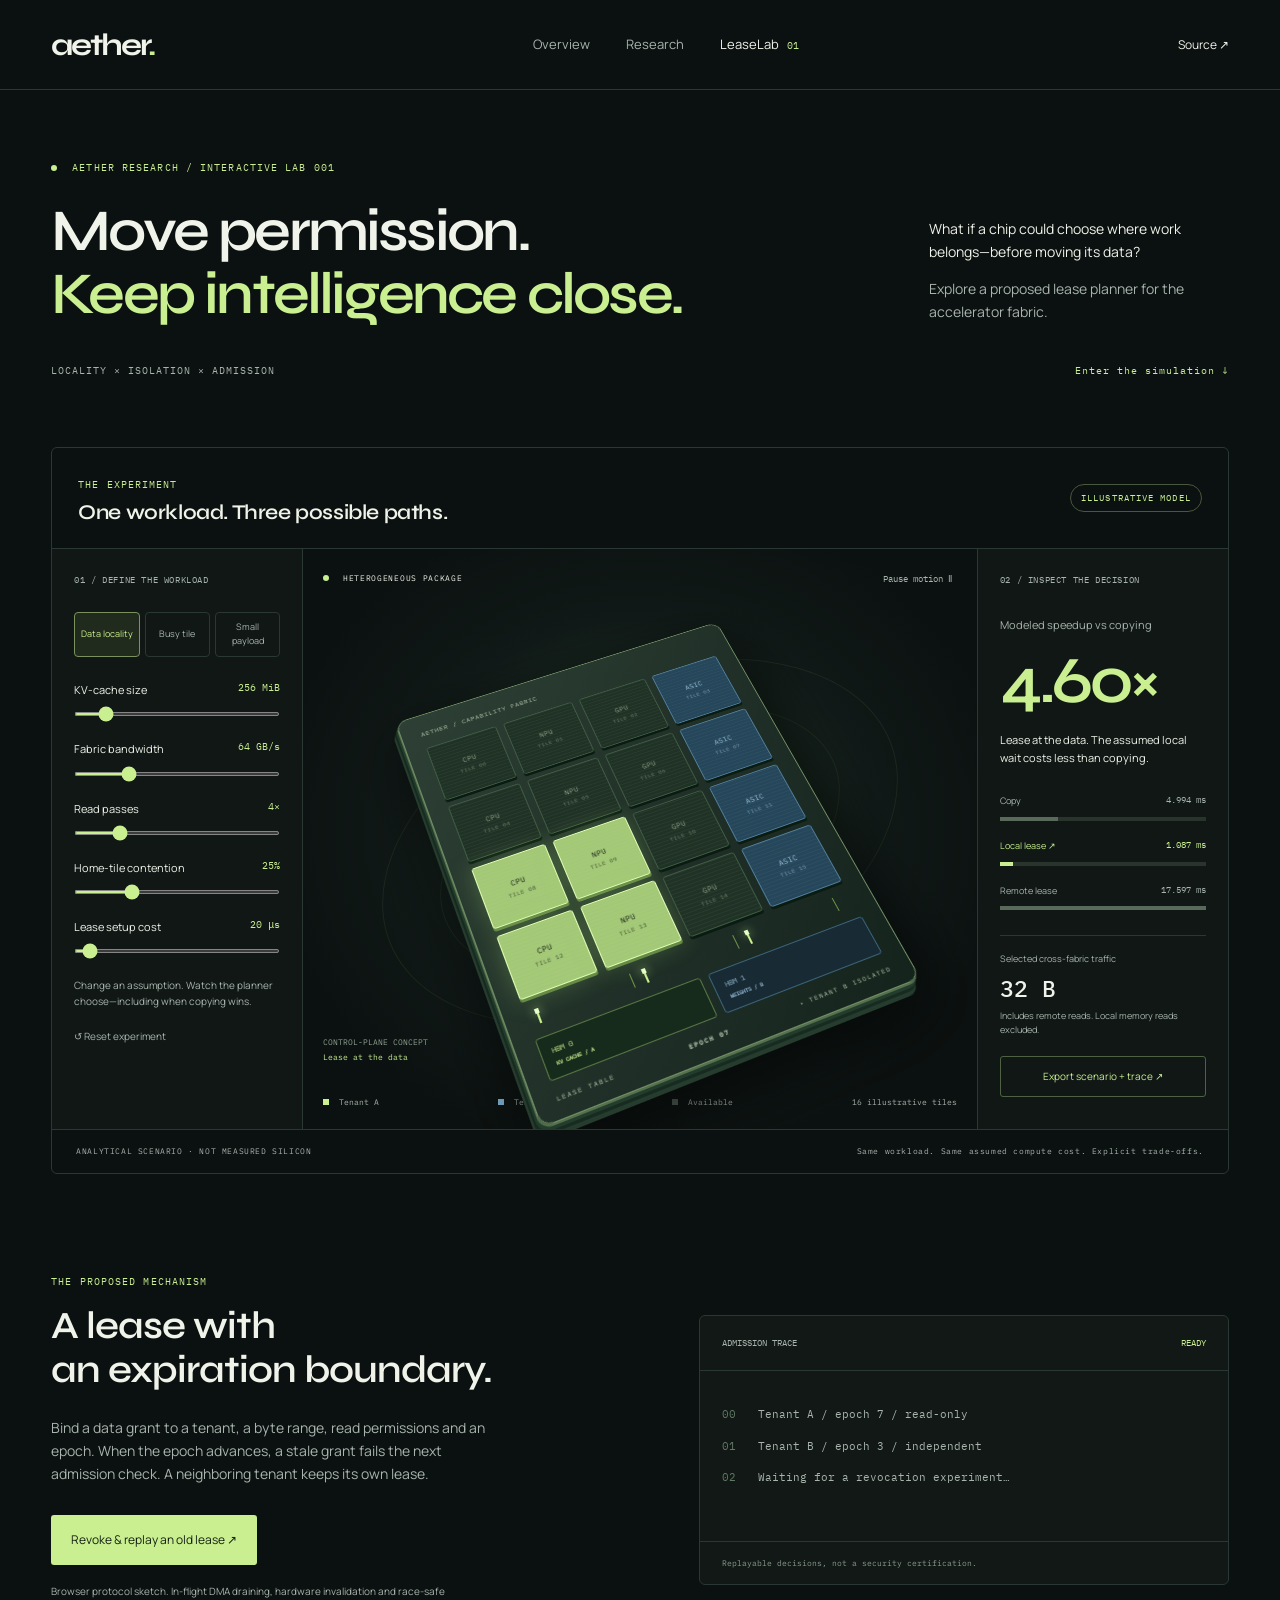
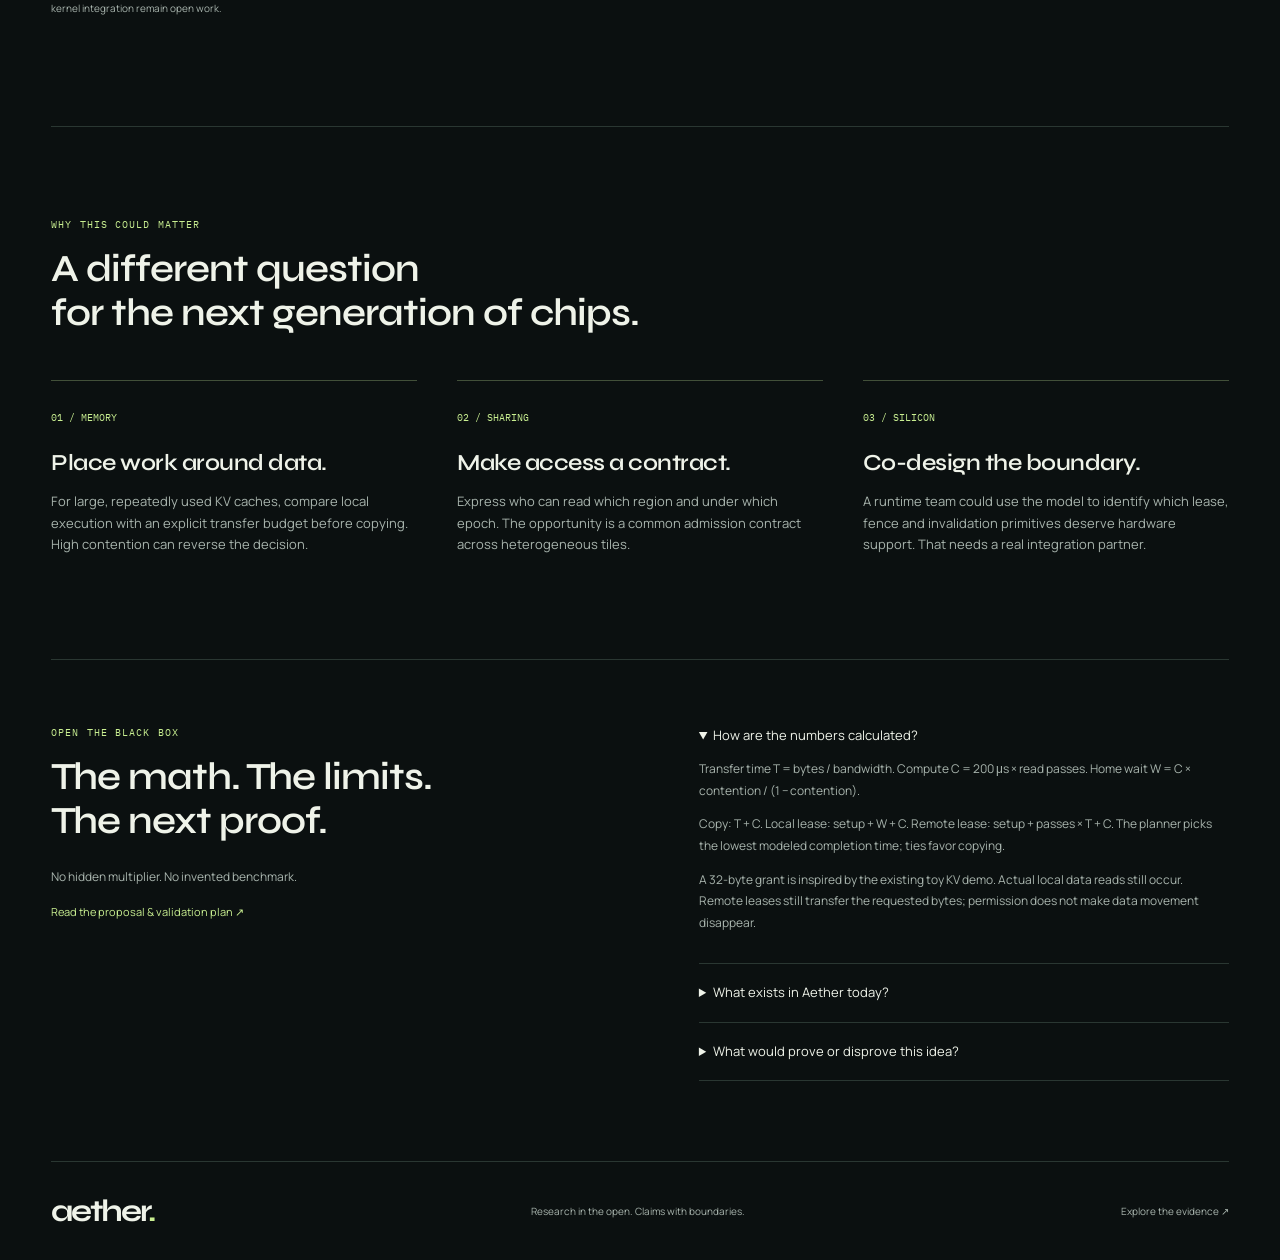
<file: site/simulation.html>
<!doctype html>
<html lang="en"><head><meta charset="utf-8"><meta name="viewport" content="width=device-width,initial-scale=1"><title>Aether LeaseLab — Explore the fabric</title><meta name="description" content="Explore a proposed locality-aware lease planner for shared AI chips. Interactive, transparent scenarios—not hardware benchmarks."><meta name="theme-color" content="#0b1010"><link rel="icon" href="./assets/favicon.svg"><link rel="stylesheet" href="./css/fonts.css"><link rel="stylesheet" href="./css/leaselab.css"></head>
<body><a class="skip" href="#lab">Skip to simulation</a><header><a class="brand" href="./">aether<span>.</span></a><nav aria-label="Main navigation"><a href="./">Overview</a><a href="./research.html">Research</a><a class="active" href="./simulation.html" aria-current="page">LeaseLab <span>01</span></a></nav><a class="source" href="https://github.com/amineux/aether">Source ↗</a></header>
<main><section class="intro"><div class="eyebrow"><i></i> AETHER RESEARCH / INTERACTIVE LAB 001</div><div class="intro-row"><h1>Move permission.<br><em>Keep intelligence close.</em></h1><p>What if a chip could choose where work belongs—before moving its data?<br><span>Explore a proposed lease planner for the accelerator fabric.</span></p></div><div class="intro-bottom"><span>LOCALITY × ISOLATION × ADMISSION</span><a href="#lab">Enter the simulation ↓</a></div></section>
<section id="lab" class="laboratory" aria-labelledby="lab-title"><div class="lab-heading"><div><span class="eyebrow">THE EXPERIMENT</span><h2 id="lab-title">One workload. Three possible paths.</h2></div><span class="badge">ILLUSTRATIVE MODEL</span></div>
<div class="lab-grid"><aside class="controls"><div class="panel-label">01 / DEFINE THE WORKLOAD</div><div class="presets" role="group" aria-label="Scenario presets"><button data-preset="local" class="selected" aria-pressed="true">Data locality</button><button data-preset="busy" aria-pressed="false">Busy tile</button><button data-preset="small" aria-pressed="false">Small payload</button></div>
<label for="kvMiB">KV-cache size <output id="kvMiB-value">256 MiB</output></label><input id="kvMiB" type="range" min="1" max="2048" value="256">
<label for="bandwidth">Fabric bandwidth <output id="bandwidth-value">64 GB/s</output></label><input id="bandwidth" type="range" min="1" max="256" value="64">
<label for="reuse">Read passes <output id="reuse-value">4×</output></label><input id="reuse" type="range" min="1" max="16" value="4">
<label for="contention">Home-tile contention <output id="contention-value">25%</output></label><input id="contention" type="range" min="0" max="95" value="25">
<label for="overhead">Lease setup cost <output id="overhead-value">20 μs</output></label><input id="overhead" type="range" min="0" max="500" value="20">
<p class="control-note">Change an assumption. Watch the planner choose—including when copying wins.</p><button id="reset" class="quiet">↺ Reset experiment</button></aside>
<div class="stage"><div class="stage-top"><span><i class="dot"></i> HETEROGENEOUS PACKAGE</span><button id="motion" aria-pressed="false">Pause motion Ⅱ</button></div><div class="chip-scene" aria-hidden="true"><div class="orbit orbit-one"></div><div class="orbit orbit-two"></div><div class="package"><div class="package-label">AETHER / CAPABILITY FABRIC</div><div class="chip-grid" id="chip-grid"></div><div class="bus"><span></span><span></span><span></span></div><div class="memory"><span>HBM 0 <b>KV CACHE / A</b></span><span>HBM 1 <b>WEIGHTS / B</b></span></div><div class="package-footer">LEASE TABLE <b id="epoch">EPOCH 07</b> • TENANT B ISOLATED</div></div><div class="scene-tag">CONTROL-PLANE CONCEPT<br><strong id="route-label">Local lease selected</strong></div></div><div class="stage-bottom"><span><i class="key mint"></i> Tenant A</span><span><i class="key blue"></i> Tenant B</span><span><i class="key gray"></i> Available</span><span>16 illustrative tiles</span></div></div>
<aside class="results"><div class="panel-label">02 / INSPECT THE DECISION</div><p class="result-caption">Modeled speedup vs copying</p><div class="big-number" id="speedup">—</div><p id="decision" class="decision" aria-live="polite"></p><div id="comparison" class="comparison"></div><div class="traffic"><span>Selected cross-fabric traffic</span><strong id="traffic">—</strong><small>Includes remote reads. Local memory reads excluded.</small></div><button id="export" class="export">Export scenario + trace ↗</button></aside></div>
<div class="lab-foot"><span>ANALYTICAL SCENARIO · NOT MEASURED SILICON</span><span>Same workload. Same assumed compute cost. Explicit trade-offs.</span></div></section>
<section class="protocol"><div class="protocol-copy"><div class="eyebrow">THE PROPOSED MECHANISM</div><h2>A lease with<br>an expiration boundary.</h2><p>Bind a data grant to a tenant, a byte range, read permissions and an epoch. When the epoch advances, a stale grant fails the next admission check. A neighboring tenant keeps its own lease.</p><button id="inject" class="primary">Revoke & replay an old lease ↗</button><p class="fine">Browser protocol sketch. In-flight DMA draining, hardware invalidation and race-safe kernel integration remain open work.</p></div><div class="terminal"><div class="terminal-top"><span>ADMISSION TRACE</span><span id="trace-state">READY</span></div><ol id="trace" aria-live="polite"><li><span>00</span> Tenant A / epoch 7 / read-only</li><li><span>01</span> Tenant B / epoch 3 / independent</li><li><span>02</span> Waiting for a revocation experiment…</li></ol><div class="terminal-foot">Replayable decisions, not a security certification.</div></div></section>
<section class="impact"><div class="eyebrow">WHY THIS COULD MATTER</div><h2>A different question<br>for the next generation of chips.</h2><div class="impact-grid"><article><span>01 / MEMORY</span><h3>Place work around data.</h3><p>For large, repeatedly used KV caches, compare local execution with an explicit transfer budget before copying. High contention can reverse the decision.</p></article><article><span>02 / SHARING</span><h3>Make access a contract.</h3><p>Express who can read which region and under which epoch. The opportunity is a common admission contract across heterogeneous tiles.</p></article><article><span>03 / SILICON</span><h3>Co-design the boundary.</h3><p>A runtime team could use the model to identify which lease, fence and invalidation primitives deserve hardware support. That needs a real integration partner.</p></article></div></section>
<section class="method" id="method"><div><div class="eyebrow">OPEN THE BLACK BOX</div><h2>The math. The limits.<br>The next proof.</h2><p>No hidden multiplier. No invented benchmark.</p><a href="https://github.com/amineux/aether/blob/main/docs/research/LEASELAB.md">Read the proposal & validation plan ↗</a></div><div><details open><summary>How are the numbers calculated?</summary><p>Transfer time T = bytes / bandwidth. Compute C = 200 μs × read passes. Home wait W = C × contention / (1 − contention).</p><p>Copy: T + C. Local lease: setup + W + C. Remote lease: setup + passes × T + C. The planner picks the lowest modeled completion time; ties favor copying.</p><p>A 32-byte grant is inspired by the existing toy KV demo. Actual local data reads still occur. Remote leases still transfer the requested bytes; permission does not make data movement disappear.</p></details><details><summary>What exists in Aether today?</summary><p>The repository has a capability fabric, a software KV-grant demo, scoped fences and software isolation tests. LeaseLab adds a browser model and a proposed epoch protocol. It does not implement this planner in the kernel.</p><a href="https://github.com/amineux/aether/blob/main/core/src/kvfabric.rs">Inspect the existing KV implementation ↗</a></details><details><summary>What would prove or disprove this idea?</summary><p>Replay real workload traces on an accelerator backend. Measure transfer bytes, p50/p99 latency, setup overhead and fairness. Test revoke-versus-submit races and drain in-flight DMA before memory reuse. Reject the thesis if overhead or contention erases the benefit.</p><p>This serial model omits overlap, cache effects, topology, power and real queue distributions. It establishes neither novelty nor superiority over existing systems.</p></details></div></section>
<footer><a class="brand" href="./">aether<span>.</span></a><p>Research in the open. Claims with boundaries.</p><a href="./research.html">Explore the evidence ↗</a></footer></main><noscript><p class="noscript">Enable JavaScript for the interactive model. The methodology and research links above remain available.</p></noscript><script type="module" src="./js/leaselab.mjs"></script></body></html>
</file>
<file: site/css/fonts.css>
@font-face {
  font-family: "Manrope";
  src: url("../fonts/manrope-400.woff2") format("woff2");
  font-weight: 400;
  font-style: normal;
  font-display: swap;
}
@font-face {
  font-family: "Manrope";
  src: url("../fonts/manrope-500.woff2") format("woff2");
  font-weight: 500;
  font-style: normal;
  font-display: swap;
}
@font-face {
  font-family: "Manrope";
  src: url("../fonts/manrope-600.woff2") format("woff2");
  font-weight: 600;
  font-style: normal;
  font-display: swap;
}
@font-face {
  font-family: "Manrope";
  src: url("../fonts/manrope-700.woff2") format("woff2");
  font-weight: 700;
  font-style: normal;
  font-display: swap;
}
@font-face {
  font-family: "Syne";
  src: url("../fonts/syne-600.woff2") format("woff2");
  font-weight: 600;
  font-style: normal;
  font-display: swap;
}
@font-face {
  font-family: "Syne";
  src: url("../fonts/syne-700.woff2") format("woff2");
  font-weight: 700;
  font-style: normal;
  font-display: swap;
}
@font-face {
  font-family: "Syne";
  src: url("../fonts/syne-800.woff2") format("woff2");
  font-weight: 800;
  font-style: normal;
  font-display: swap;
}
@font-face {
  font-family: "IBM Plex Mono";
  src: url("../fonts/ibm-plex-mono-400.woff2") format("woff2");
  font-weight: 400;
  font-style: normal;
  font-display: swap;
}
@font-face {
  font-family: "IBM Plex Mono";
  src: url("../fonts/ibm-plex-mono-500.woff2") format("woff2");
  font-weight: 500;
  font-style: normal;
  font-display: swap;
}
</file>
<file: site/css/investor.css>
:root {
  --bg:#0b1010;
  --surface:#121918;
  --line:#283432;
  --ink:#eff3e9;
  --muted:#a8b4ad;
  --mint:#c9ef91;
  --teal:#5ec8ae;
  --mono:"IBM Plex Mono",monospace;
  --display:"Syne",sans-serif;
  --body:"Manrope",sans-serif
}
* {
  box-sizing:border-box
}
html {
  scroll-behavior:smooth;
  scroll-padding-top:110px
}
body {
  margin:0;
  background:var(--bg);
  color:var(--ink);
  font:15px/1.7 var(--body);
  -webkit-font-smoothing:antialiased
}
a {
  color:inherit;
  text-decoration:none
}
a:hover {
  color:var(--mint)
}
a:focus-visible,button:focus-visible,summary:focus-visible {
  outline:2px solid var(--mint);
  outline-offset:5px
}
img {
  max-width:100%
}
.wrap {
  width:min(1200px,calc(100% - 80px));
  margin-inline:auto
}
.skip {
  position:fixed;
  top:-100px;
  left:20px;
  background:var(--mint);
  color:var(--bg);
  padding:12px;
  z-index:100
}
.skip:focus {
  top:15px
}
.nav {
  border-bottom:1px solid var(--line);
  background:rgba(11,16,16,.95);
  position:sticky;
  top:0;
  z-index:20;
  backdrop-filter:blur(12px)
}
.nav-inner {
  height:85px;
  display:flex;
  align-items:center;
  justify-content:space-between;
  gap:30px
}
.brand {
  font:700 31px var(--display);
  letter-spacing:-1px;
  display:inline-flex;
  align-items:center;
  gap:10px
}
.brand-dot {
  color:var(--mint);
  margin-left:-9px
}
.nav-links {
  display:flex;
  gap:30px;
  color:var(--muted);
  font-size:13px
}
.nav-links .is-active {
  color:var(--ink)
}
.nav-cta {
  font-size:13px;
  display:flex;
  gap:20px
}
.nav-toggle {
  display:none
}
.eyebrow {
  font:500 10px/1.6 var(--mono);
  letter-spacing:1.7px;
  color:var(--mint);
  margin:0
}
.status-dot {
  display:inline-block;
  width:6px;
  height:6px;
  border-radius:50%;
  background:var(--mint);
  margin-right:8px
}
.hero {
  display:grid;
  grid-template-columns:1.12fr 1fr;
  gap:65px;
  align-items:center;
  padding-block:100px 90px
}
.hero h1 {
  font:700 clamp(48px,5.7vw,82px)/1.08 var(--display);
  letter-spacing:-4px;
  margin:28px 0
}
.hero h1 em {
  font-style:normal;
  color:var(--mint)
}
.hero-deck {
  font-size:18px;
  line-height:1.8;
  color:var(--muted);
  max-width:570px
}
.actions {
  display:flex;
  align-items:center;
  gap:25px;
  flex-wrap:wrap;
  margin-top:32px
}
.button {
  font-size:12px;
  font-weight:700;
  padding:16px 20px;
  display:inline-flex;
  justify-content:space-between;
  gap:25px;
  border:1px solid transparent;
  transition:background .2s,transform .2s
}
.button:hover {
  transform:translateY(-2px)
}
.primary {
  background:var(--mint);
  color:#14200c
}
.primary:hover {
  background:#daf5b2;
  color:#14200c
}
.secondary {
  border-color:#465347;
  color:var(--ink)
}
.text-link {
  font-size:12px
}
.hero-note {
  font-size:11px;
  color:var(--muted);
  margin-top:26px
}
.fabric-visual {
  position:relative;
  border:1px solid #36453d;
  padding:25px;
  background:radial-gradient(ellipse at 50% 30%,#23332a 0,transparent 70%),#101715;
  box-shadow:0 25px 90px #0004
}
.fabric-visual:before,.fabric-visual:after {
  content:"";
  position:absolute;
  width:9px;
  height:9px;
  border:1px solid var(--mint);
  background:var(--bg)
}
.fabric-visual:before {
  top:-5px;
  left:-5px
}
.fabric-visual:after {
  bottom:-5px;
  right:-5px
}
.visual-top,.visual-bottom {
  display:flex;
  justify-content:space-between;
  gap:12px;
  font:9px/1.6 var(--mono);
  letter-spacing:.6px;
  color:var(--muted)
}
.live-tag {
  color:var(--mint)
}
.workloads {
  display:grid;
  grid-template-columns:1fr 1fr;
  gap:20px;
  margin-top:28px
}
.workload {
  background:#18241e;
  border:1px solid #496047;
  padding:16px
}
.workload.second {
  background:#172421;
  border-color:#37594d
}
.workload strong {
  display:block;
  font-size:13px;
  margin:12px 0 3px
}
.workload small,.control-layer small,.accelerator small {
  display:block;
  color:var(--muted);
  font-size:9px
}
.node-index {
  font:10px var(--mono);
  color:var(--mint)
}
.second .node-index {
  color:var(--teal)
}
.micro-bars {
  display:flex;
  gap:4px;
  align-items:end;
  height:25px;
  margin-top:14px
}
.micro-bars i {
  background:var(--mint);
  width:9px;
  height:40%;
  opacity:.7
}
.micro-bars i:nth-child(2n) {
  height:70%
}
.micro-bars i:nth-child(3n) {
  height:100%
}
.second .micro-bars i {
  background:var(--teal)
}
.routes {
  height:35px;
  display:flex;
  justify-content:space-around
}
.routes span {
  border-left:1px dashed #749365
}
.control-layer {
  display:flex;
  align-items:center;
  gap:14px;
  background:var(--mint);
  color:#14200c;
  padding:20px 15px
}
.layer-icon {
  font:700 27px var(--display);
  border:1px solid #799653;
  padding:3px 10px
}
.control-layer strong {
  font-size:15px
}
.control-layer small {
  color:#425835;
  margin-top:4px
}
.layer-state {
  margin-left:auto;
  font-size:10px
}
.access-rules {
  display:flex;
  justify-content:space-between;
  gap:12px;
  font:8px/1.8 var(--mono);
  color:var(--muted);
  margin:17px 0 22px
}
.accelerator {
  padding:19px;
  border:1px solid #37443e;
  display:flex;
  align-items:center;
  gap:18px;
  background:#121b18
}
.accelerator strong {
  font-size:12px
}
.chip-grid {
  display:grid;
  grid-template-columns:repeat(4,9px);
  gap:4px
}
.chip-grid i {
  height:9px;
  background:#5c7463
}
.visual-bottom {
  font-size:7px;
  margin-top:25px
}
.proof-strip {
  border-block:1px solid var(--line)
}
.proof-inner {
  display:flex;
  align-items:center;
  justify-content:space-between;
  gap:30px;
  padding-block:28px
}
.proof-inner>span {
  font:9px var(--mono);
  color:var(--muted);
  letter-spacing:1px
}
.proof-inner strong {
  display:block;
  font:600 17px var(--display)
}
.proof-inner small {
  display:block;
  font-size:10px;
  color:var(--muted);
  margin-top:6px
}
.proof-inner>a {
  font-size:11px;
  color:var(--mint)
}
.section {
  padding-block:95px
}
.section-top {
  display:flex;
  align-items:center;
  justify-content:space-between;
  gap:30px;
  margin-bottom:35px
}
.section-label {
  font-size:11px;
  color:var(--muted)
}
.split-heading {
  display:grid;
  grid-template-columns:1fr 1fr;
  gap:100px;
  align-items:center;
  margin-bottom:48px
}
h2 {
  font:600 clamp(32px,3.4vw,48px)/1.17 var(--display);
  letter-spacing:-1.8px;
  margin:0
}
h2 span {
  color:var(--muted)
}
.split-heading>p {
  color:var(--muted);
  font-size:15px;
  margin:0
}
.cards {
  display:grid;
  gap:20px
}
.three {
  grid-template-columns:repeat(3,1fr)
}
.card {
  padding:32px 27px;
  border:1px solid var(--line);
  background:var(--surface)
}
.card-number {
  font:9px/1.7 var(--mono);
  letter-spacing:.6px;
  color:var(--muted)
}
h3 {
  font:600 23px/1.35 var(--display);
  letter-spacing:-.6px;
  margin:22px 0 16px
}
.card p {
  color:var(--muted);
  font-size:12px;
  margin:0
}
.evidence-section,.milestone-section {
  background:#101715;
  border-block:1px solid var(--line)
}
.evidence-layout {
  display:grid;
  grid-template-columns:1fr 1fr;
  gap:70px;
  align-items:start
}
.evidence-list article {
  display:flex;
  gap:20px;
  padding:24px 0;
  border-top:1px solid var(--line)
}
.evidence-list article:first-child {
  padding-top:0;
  border:0
}
.check {
  color:var(--mint);
  font-size:18px
}
.evidence-list h3 {
  font-size:19px;
  margin:0 0 9px
}
.evidence-list p {
  font-size:12px;
  color:var(--muted);
  margin:0 0 12px
}
.evidence-list a {
  font-size:10px;
  color:var(--mint)
}
.terminal {
  background:#080e0c;
  border:1px solid #344137;
  min-width:0
}
.terminal-top {
  display:flex;
  align-items:center;
  justify-content:space-between;
  font:8px var(--mono);
  color:var(--muted);
  padding:17px 20px;
  border-bottom:1px solid var(--line)
}
.terminal-top i {
  display:inline-block;
  width:5px;
  height:5px;
  border-radius:50%;
  background:#697568;
  margin-right:5px
}
.terminal pre {
  margin:0;
  padding:25px 20px;
  overflow-x:auto;
  color:#d5e4ca;
  font:10px/2.2 var(--mono)
}
.terminal-comment {
  color:#95a58c
}
.terminal-footer {
  padding:16px 20px;
  font:8px/1.7 var(--mono);
  border-top:1px solid var(--line);
  color:var(--muted)
}
.boundary-note {
  border-left:2px solid #6b8165;
  margin-top:35px;
  padding:6px 20px;
  display:grid;
  grid-template-columns:180px 1fr;
  gap:25px;
  color:var(--muted)
}
.boundary-note strong {
  font-size:12px;
  color:var(--ink)
}
.boundary-note p {
  margin:0;
  font-size:11px
}
.business-grid {
  display:grid;
  grid-template-columns:.8fr 1.2fr;
  gap:65px
}
.buyer-card {
  border:1px solid #42543b;
  background:#162119;
  padding:35px
}
.buyer-card .card-number {
  color:var(--mint)
}
.buyer-card h3 {
  font-size:36px;
  margin-top:18px
}
dl {
  margin:25px 0 0
}
dl>div {
  display:grid;
  grid-template-columns:95px 1fr;
  gap:15px;
  padding:14px 0;
  border-top:1px solid #344432;
  font-size:11px
}
dt {
  color:var(--muted)
}
dd {
  margin:0
}
.commercial-path article {
  display:flex;
  gap:25px;
  padding:22px 0;
  border-bottom:1px solid var(--line)
}
.commercial-path article:first-child {
  padding-top:0
}
.commercial-path article>span {
  font:10px var(--mono);
  color:var(--mint);
  margin-top:6px
}
.commercial-path h3 {
  font-size:20px;
  margin:0 0 10px
}
.commercial-path p {
  font-size:12px;
  color:var(--muted);
  margin:0
}
.commercial-path .path-note {
  margin-top:22px;
  font-size:10px
}
.comparison {
  border-top:1px solid var(--line);
  margin-top:48px;
  padding-top:28px;
  display:grid;
  grid-template-columns:1fr 1fr;
  gap:8px 75px
}
.comparison>.eyebrow {
  grid-column:1/-1
}
.comparison h3 {
  font-size:23px;
  margin:8px 0
}
.comparison p {
  font-size:12px;
  color:var(--muted);
  margin:8px 0
}
.milestones {
  display:grid;
  grid-template-columns:repeat(3,1fr);
  gap:30px
}
.milestones article {
  border-top:1px solid #607453;
  padding-top:22px
}
.milestone-top {
  display:flex;
  justify-content:space-between;
  align-items:center
}
.milestone-top>span {
  font:28px var(--display);
  color:var(--mint)
}
.milestone-top small {
  font:9px var(--mono);
  color:var(--muted)
}
.milestones h3 {
  font-size:21px
}
.milestones p {
  font-size:12px;
  color:var(--muted);
  min-height:60px
}
.gate {
  border-top:1px solid var(--line);
  padding-top:18px;
  font-size:11px
}
.gate small {
  display:block;
  color:var(--mint);
  font:8px var(--mono);
  letter-spacing:.7px;
  margin-bottom:10px
}
.funding-note {
  background:#1a231b;
  border:1px solid #33412e;
  padding:24px;
  margin-top:40px;
  display:grid;
  grid-template-columns:210px 1fr;
  gap:30px
}
.funding-note p {
  font-size:12px;
  color:var(--muted);
  margin:0
}
.diligence-grid {
  display:grid;
  grid-template-columns:1fr 1fr;
  gap:100px
}
.diligence-grid>div>p {
  font-size:13px;
  color:var(--muted);
  margin:25px 0
}
.diligence-grid>div>p a {
  text-decoration:underline
}
.resource-links a {
  display:flex;
  justify-content:space-between;
  padding:16px 0;
  border-top:1px solid var(--line);
  font-size:12px
}
.resource-links a span {
  color:var(--mint)
}
.risk-panel {
  border:1px solid var(--line);
  padding:30px
}
.risk-panel h3 {
  font-size:19px;
  margin:0 0 20px
}
.risk-panel details {
  border-top:1px solid var(--line);
  padding:18px 0
}
.risk-panel summary {
  cursor:pointer;
  font-size:12px;
  font-weight:600
}
.risk-panel p {
  font-size:11px;
  color:var(--muted);
  margin:16px 0 0
}
.risk-panel p a {
  text-decoration:underline;
  color:var(--mint)
}
.contact-section {
  background:var(--mint);
  color:#17240e;
  padding-block:75px
}
.contact-inner {
  display:grid;
  grid-template-columns:1.2fr .8fr;
  gap:100px;
  align-items:center
}
.contact-section .eyebrow {
  color:#455635
}
.contact-section h2 {
  margin-top:25px
}
.contact-section p {
  font-size:13px;
  max-width:490px;
  color:#465b34;
  margin-top:25px
}
.contact-actions {
  display:grid;
  gap:14px
}
.contact-actions .primary {
  background:#17240e;
  color:var(--ink)
}
.contact-actions .primary:hover {
  background:#2a3d1d
}
.contact-actions .secondary {
  border-color:#78965c;
  color:#17240e
}
.contact-actions small {
  font-size:10px;
  color:#455635;
  margin-top:8px
}
footer {
  padding:38px 0 25px
}
.footer-inner {
  display:flex;
  align-items:center;
  gap:40px;
  justify-content:space-between
}
.footer-inner>.brand {
  font-size:26px
}
.footer-inner>span {
  font-size:11px;
  color:var(--muted)
}
.footer-inner>div {
  display:flex;
  gap:25px;
  font-size:11px
}
.footer-note {
  font-size:9px;
  color:var(--muted);
  border-top:1px solid var(--line);
  padding-top:20px;
  margin-top:28px
}

@media(min-width:1500px) {
  .hero {
  padding-block:120px
}
.hero h1 {
  font-size:86px
}

}
@media(max-width:1050px) {
  .wrap {
  width:calc(100% - 48px)
}
.nav-links {
  gap:18px
}
.hero {
  gap:35px
}
.hero h1 {
  letter-spacing:-2.5px;
  font-size:58px
}
.hero-deck {
  font-size:16px
}
.actions {
  gap:15px
}
.section {
  padding-block:75px
}
.split-heading,.diligence-grid {
  gap:55px
}
.evidence-layout,.business-grid {
  gap:35px
}
.access-rules {
  font-size:7px
}
.contact-inner {
  gap:50px
}
.proof-inner {
  gap:18px
}
.proof-inner>span {
  display:none
}
.card {
  padding:25px 20px
}
.card h3 {
  font-size:21px
}

}

@media(max-width:760px) {
  html {
  scroll-padding-top:85px
}
.wrap {
  width:calc(100% - 40px)
}
.nav-inner {
  height:70px;
  gap:15px
}
.brand {
  font-size:26px
}
.brand img {
  width:27px;
  height:27px
}
.nav-cta {
  display:none
}
.nav-toggle {
  display:block;
  background:transparent;
  border:1px solid var(--line);
  color:var(--ink);
  padding:9px 13px;
  font:12px var(--body)
}
.nav-toggle span {
  margin-left:12px
}
.nav-links {
  display:none;
  position:absolute;
  top:70px;
  left:0;
  right:0;
  background:var(--bg);
  padding:20px;
  flex-direction:column;
  border-bottom:1px solid var(--line);
  font-size:14px
}
.nav.open .nav-links {
  display:flex
}
.hero {
  grid-template-columns:1fr;
  padding-block:55px;
  gap:42px
}
.hero h1 {
  font-size:clamp(44px,9vw,65px);
  letter-spacing:-2.5px;
  margin-block:22px
}
.hero-deck {
  font-size:16px
}
.hero-note {
  font-size:10px
}
.eyebrow {
  font-size:9px;
  letter-spacing:1.1px
}
.fabric-visual {
  max-width:520px;
  width:100%;
  margin:auto
}
.visual-bottom {
  font-size:7px
}
.access-rules {
  font-size:8px
}
.proof-inner {
  display:grid;
  grid-template-columns:1fr 1fr;
  gap:22px;
  padding-block:25px
}
.proof-inner strong {
  font-size:15px
}
.proof-inner small {
  font-size:9px
}
.section {
  padding-block:60px
}
.section-top {
  align-items:flex-start;
  margin-bottom:25px
}
.section-label {
  display:none
}
.section-top .text-link {
  font-size:10px;
  text-align:right;
  max-width:150px
}
.split-heading,.evidence-layout,.business-grid,.diligence-grid,.contact-inner {
  grid-template-columns:1fr;
  gap:25px
}
.split-heading {
  margin-bottom:30px
}
.split-heading>p {
  font-size:13px
}
h2 {
  font-size:37px;
  letter-spacing:-1.2px
}
.three,.milestones {
  grid-template-columns:1fr
}
.cards {
  gap:13px
}
.card {
  padding:28px
}
.card h3 {
  font-size:25px;
  margin:18px 0 14px
}
.card h3 br {
  display:none
}
.card p {
  font-size:13px
}
.evidence-layout {
  gap:30px
}
.terminal pre {
  font-size:9px
}
.boundary-note {
  grid-template-columns:1fr;
  gap:8px;
  padding-left:16px
}
.business-grid {
  gap:35px
}
.buyer-card {
  padding:28px
}
.buyer-card h3 {
  font-size:32px
}
.comparison {
  grid-template-columns:1fr;
  gap:6px
}
.comparison h3 {
  font-size:25px
}
.milestones {
  gap:30px
}
.milestones p {
  min-height:0
}
.gate {
  max-width:500px
}
.funding-note {
  grid-template-columns:1fr;
  gap:12px;
  padding:20px
}
.risk-panel {
  padding:25px
}
.contact-section {
  padding-block:55px
}
.contact-inner {
  gap:25px
}
.contact-section h2 {
  font-size:40px
}
.contact-actions {
  max-width:450px
}
.footer-inner {
  flex-wrap:wrap;
  gap:20px
}
.footer-inner>span {
  width:calc(100% - 120px);
  font-size:10px
}
.footer-inner>div {
  width:100%;
  gap:30px
}
.footer-note {
  font-size:9px
}
.button {
  font-size:11px
}
.text-link {
  font-size:11px
}

}

@media(prefers-reduced-motion:reduce) {
  html {
  scroll-behavior:auto
}
*,*:before,*:after {
  transition:none!important
}

}
.timing-panel { display: grid; grid-template-columns: 1fr 1fr; gap: 65px; border-top: 1px solid var(--line); padding: 35px 0 65px; }
.timing-panel h3 { font-size: 25px; margin-block: 18px; }
.timing-panel p:not(.eyebrow) { color: var(--muted); font-size: 12px; }
.timing-sources { display: flex; flex-wrap: wrap; gap: 15px; margin-top: 20px; font-size: 10px; color: var(--mint); }
.evaluation-grid { display: grid; grid-template-columns: 1fr 1fr; gap: 25px; }
.evaluation-grid h3 { font-size: 25px; }
.evaluation-grid ul { color: var(--muted); font-size: 12px; padding-left: 18px; line-height: 2; }
.evaluation-close { display: grid; grid-template-columns: 1fr auto; gap: 45px; align-items: center; margin-block: 30px; }
.evaluation-close p, .evaluation-section .path-note { color: var(--muted); font-size: 12px; }
.evaluation-section .path-note { font-size: 10px; }
.evaluation-section .path-note a { text-decoration: underline; color: var(--mint); }
@media (max-width: 760px) {
  .timing-panel, .evaluation-grid, .evaluation-close { grid-template-columns: 1fr; gap: 20px; }
  .timing-panel { padding-bottom: 50px; }
  .evaluation-close .button { justify-self: start; }
}
</file>
<file: site/css/brief.css>
:root { --ink: #14231c; --muted: #52665b; --line: #d5dfd5; --green: #1e4932; }
* { box-sizing: border-box; }
body { margin: 0; background: #e8ede7; color: var(--ink); font: 14px/1.7 "Manrope", sans-serif; }
a { color: var(--green); text-underline-offset: 3px; }
a:hover { text-decoration-thickness: 2px; }
button, a { -webkit-tap-highlight-color: transparent; }
:focus-visible { outline: 2px solid #356c3b; outline-offset: 4px; }
.skip { position: absolute; top: -100px; left: 20px; padding: 12px; background: white; }
.skip:focus { top: 10px; }
.toolbar { width: min(950px, calc(100% - 48px)); margin: 24px auto; display: flex; align-items: center; justify-content: space-between; gap: 15px; flex-wrap: wrap; font-size: 12px; }
.toolbar > div { display: flex; align-items: center; gap: 16px; flex-wrap: wrap; }
.toolbar button { background: #183820; border: 0; color: white; padding: 11px 16px; font: 600 11px "Manrope", sans-serif; cursor: pointer; }
#copy-status { flex-basis: 100%; min-height: 1.5em; color: var(--muted); }
.brief { max-width: 950px; margin: 0 auto 50px; background: #fffef8; padding: 60px; border-top: 6px solid #183820; box-shadow: 0 15px 50px #18382012; }
.wordmark { font: 700 35px "Syne", sans-serif; letter-spacing: -1px; }
.wordmark span { color: #447d35; }
.eyebrow { font: 10px/1.7 "IBM Plex Mono", monospace; letter-spacing: 1px; margin: 30px 0 16px; color: var(--muted); }
h1 { font: 600 46px/1.15 "Syne", sans-serif; letter-spacing: -1.5px; margin: 0 0 20px; }
.standfirst { font-size: 17px; color: var(--muted); max-width: 700px; }
.stage { margin-top: 24px; padding-block: 15px; border-block: 1px solid var(--line); display: flex; justify-content: space-between; gap: 20px; font: 10px/1.7 "IBM Plex Mono", monospace; }
section { margin-top: 34px; }
h2 { font: 600 20px/1.4 "Syne", sans-serif; letter-spacing: -.3px; margin: 0 0 13px; }
p { margin: 0 0 13px; }
.intro-grid { display: grid; grid-template-columns: 1fr 1fr; gap: 35px; }
.evidence { margin: 0; padding-left: 20px; }
.evidence li { padding-left: 6px; margin-bottom: 7px; }
.source-note { font-size: 11px; color: var(--muted); margin-top: 14px; }
.commercial { background: #eff4e8; border: 1px solid #cfddc2; padding: 24px; }
.path { display: flex; align-items: center; justify-content: space-between; gap: 12px; font-weight: 700; margin: 18px 0; }
.path i { font-style: normal; color: var(--muted); }
.commercial p { font-size: 12px; margin-bottom: 0; }
table { width: 100%; border-collapse: collapse; font-size: 12px; }
th, td { text-align: left; padding: 13px 12px; border-bottom: 1px solid var(--line); vertical-align: top; }
thead { background: #eef2e9; }
tbody th { width: 105px; font-weight: 600; }
.risk { padding: 18px 20px; border-left: 3px solid #6b7954; background: #f1f3ed; font-size: 12px; margin-top: 30px; }
footer { display: flex; justify-content: space-between; gap: 30px; border-top: 1px solid var(--line); padding-top: 22px; margin-top: 30px; font-size: 11px; }
@media (max-width: 650px) {
  .toolbar { width: calc(100% - 32px); margin-block: 16px; }
  .toolbar > div { gap: 10px; }
  .brief { padding: 28px 22px; margin-bottom: 0; }
  h1 { font-size: 35px; }
  .standfirst { font-size: 15px; }
  .intro-grid { grid-template-columns: 1fr; gap: 20px; }
  .stage, footer { flex-direction: column; gap: 7px; }
  .path { flex-wrap: wrap; font-size: 12px; justify-content: flex-start; }
  .commercial { padding: 18px; }
  table { font-size: 10px; }
  th, td { padding: 10px 6px; }
  tbody th { width: 68px; }
}
@page { size: A4; margin: 17mm; }
@media print {
  body { background: white; font-size: 10pt; }
  .toolbar, .skip { display: none; }
  .brief { max-width: none; padding: 0; margin: 0; box-shadow: none; border: 0; background: white; }
  h1 { font-size: 29pt; }
  h2 { font-size: 13pt; break-after: avoid; }
  .standfirst { font-size: 12pt; }
  .eyebrow { margin-top: 15px; }
  section { margin-top: 22px; }
  .intro-grid { gap: 20px; }
  .commercial, .risk, tr, footer { break-inside: avoid; }
  a { color: var(--ink); }
  table { font-size: 9pt; }
  .source-note, footer { font-size: 8pt; }
}
</file>
<file: site/css/styles.css>
/* Aether marketing — custom, no framework */
:root {
  --bg: #070809;
  --bg-2: #0b0d11;
  --elev: #10131a;
  --elev-2: #161b24;
  --ink: #eceef2;
  --ink-soft: #c6cad4;
  --muted: #8b91a3;
  --faint: #5c6272;
  --mint: #3ddc97;
  --mint-2: #2bb87a;
  --mint-dim: rgba(61, 220, 151, 0.12);
  --mint-glow: rgba(61, 220, 151, 0.28);
  --blue: #6aa8ff;
  --blue-2: #3d7eef;
  --blue-dim: rgba(106, 168, 255, 0.12);
  --amber: #f0c36a;
  --rose: #f0718d;
  --line: rgba(255, 255, 255, 0.08);
  --line-strong: rgba(255, 255, 255, 0.14);
  --glass: rgba(10, 12, 16, 0.68);
  --shadow: 0 24px 80px rgba(0, 0, 0, 0.45);
  --radius: 18px;
  --radius-sm: 12px;
  --nav-h: 72px;
  --max: 1160px;
  --font: "Manrope", "Segoe UI", ui-sans-serif, system-ui, sans-serif;
  --display: "Syne", "Manrope", ui-sans-serif, system-ui, sans-serif;
  --mono: "IBM Plex Mono", ui-monospace, "SFMono-Regular", Menlo, Consolas, monospace;
  --ease: cubic-bezier(0.22, 1, 0.36, 1);
}

*,
*::before,
*::after {
  box-sizing: border-box;
}

html {
  scroll-behavior: smooth;
  scroll-padding-top: calc(var(--nav-h) + 12px);
}

body {
  margin: 0;
  color: var(--ink);
  background: var(--bg);
  font-family: var(--font);
  font-size: 17px;
  line-height: 1.65;
  font-weight: 400;
  -webkit-font-smoothing: antialiased;
  text-rendering: optimizeLegibility;
  overflow-x: hidden;
}

body::before {
  content: "";
  position: fixed;
  inset: 0;
  pointer-events: none;
  z-index: 80;
  opacity: 0.045;
  background-image: url("data:image/svg+xml,%3Csvg viewBox='0 0 200 200' xmlns='http://www.w3.org/2000/svg'%3E%3Cfilter id='n'%3E%3CfeTurbulence type='fractalNoise' baseFrequency='0.85' numOctaves='4' stitchTiles='stitch'/%3E%3C/filter%3E%3Crect width='100%25' height='100%25' filter='url(%23n)'/%3E%3C/svg%3E");
}

::selection {
  background: rgba(61, 220, 151, 0.28);
  color: #fff;
}

a {
  color: var(--mint);
  text-decoration-thickness: 1px;
  text-underline-offset: 3px;
}

a:hover {
  color: #7aedb8;
}

img,
svg {
  max-width: 100%;
  display: block;
}

.skip {
  position: absolute;
  left: 12px;
  top: -48px;
  z-index: 100;
  background: var(--mint);
  color: #052016;
  padding: 8px 12px;
  border-radius: 8px;
  font-weight: 700;
}

.skip:focus {
  top: 12px;
}

.wrap {
  width: min(var(--max), calc(100% - 40px));
  margin-inline: auto;
}

.kicker {
  display: inline-flex;
  align-items: center;
  gap: 10px;
  font-family: var(--mono);
  font-size: 12px;
  letter-spacing: 0.14em;
  text-transform: uppercase;
  color: var(--mint);
  font-weight: 500;
}

.kicker::before {
  content: "";
  width: 18px;
  height: 1px;
  background: var(--mint);
  box-shadow: 0 0 10px var(--mint-glow);
}

.sec-head {
  max-width: 720px;
  margin-bottom: 40px;
}

.sec-head h2,
.display {
  font-family: var(--display);
  font-weight: 700;
  letter-spacing: -0.035em;
  line-height: 1.08;
  margin: 10px 0 16px;
}

h2 {
  font-size: clamp(2rem, 4.4vw, 3.35rem);
}

h3 {
  font-family: var(--display);
  font-size: 1.25rem;
  letter-spacing: -0.02em;
  margin: 0 0 8px;
}

.lede {
  color: var(--ink-soft);
  font-size: 1.08rem;
  max-width: 62ch;
}

.muted {
  color: var(--muted);
}

/* ——— nav ——— */
.nav {
  position: sticky;
  top: 0;
  z-index: 50;
  height: var(--nav-h);
  display: flex;
  align-items: center;
  backdrop-filter: blur(18px) saturate(1.2);
  -webkit-backdrop-filter: blur(18px) saturate(1.2);
  background: var(--glass);
  border-bottom: 1px solid var(--line);
}

.nav-inner {
  display: flex;
  align-items: center;
  justify-content: space-between;
  gap: 24px;
  width: min(var(--max), calc(100% - 40px));
  margin-inline: auto;
}

.brand {
  display: flex;
  align-items: center;
  gap: 10px;
  color: var(--ink);
  text-decoration: none;
  font-family: var(--display);
  font-weight: 700;
  font-size: 1.15rem;
  letter-spacing: -0.03em;
}

.brand:hover {
  color: var(--ink);
}

.brand svg {
  width: 28px;
  height: 28px;
}

.nav-links {
  display: flex;
  align-items: center;
  gap: 4px;
  list-style: none;
  margin: 0;
  padding: 0;
}

.nav-links a {
  color: var(--muted);
  text-decoration: none;
  font-size: 13.5px;
  font-weight: 600;
  padding: 8px 10px;
  border-radius: 8px;
}

.nav-links a:hover,
.nav-links a.is-active {
  color: var(--ink);
  background: rgba(255, 255, 255, 0.04);
}

.nav-mobile-only {
  display: none;
}

.nav-cta {
  display: inline-flex;
  align-items: center;
  gap: 8px;
  background: var(--mint);
  color: #042016 !important;
  text-decoration: none;
  font-weight: 700;
  font-size: 13.5px;
  padding: 9px 14px;
  border-radius: 999px;
  box-shadow: 0 0 0 1px rgba(61, 220, 151, 0.3), 0 8px 24px rgba(61, 220, 151, 0.18);
}

.nav-cta:hover {
  filter: brightness(1.06);
}

.nav-toggle {
  display: none;
  background: transparent;
  border: 1px solid var(--line);
  color: var(--ink);
  width: 42px;
  height: 42px;
  border-radius: 10px;
  cursor: pointer;
}

.nav-toggle span,
.nav-toggle span::before,
.nav-toggle span::after {
  display: block;
  width: 18px;
  height: 1.5px;
  background: var(--ink);
  position: relative;
  margin: 0 auto;
}

.nav-toggle span::before,
.nav-toggle span::after {
  content: "";
  position: absolute;
  left: 0;
}

.nav-toggle span::before {
  top: -6px;
}

.nav-toggle span::after {
  top: 6px;
}

/* ——— buttons ——— */
.btn {
  display: inline-flex;
  align-items: center;
  justify-content: center;
  gap: 10px;
  min-height: 48px;
  padding: 0 18px;
  border-radius: 999px;
  font-weight: 700;
  font-size: 15px;
  text-decoration: none;
  border: 1px solid transparent;
  transition: transform 0.25s var(--ease), background 0.2s, border-color 0.2s, color 0.2s;
}

.btn:hover {
  transform: translateY(-1px);
}

.btn-primary {
  background: var(--mint);
  color: #042016;
  box-shadow: 0 10px 30px rgba(61, 220, 151, 0.18);
}

.btn-primary:hover {
  color: #042016;
}

.btn-ghost {
  background: transparent;
  color: var(--ink);
  border-color: var(--line-strong);
}

.btn-ghost:hover {
  color: var(--ink);
  border-color: rgba(61, 220, 151, 0.45);
  background: var(--mint-dim);
}

.cta-row {
  display: flex;
  flex-wrap: wrap;
  gap: 12px;
  margin-top: 28px;
}

/* ——— hero ——— */
.hero {
  position: relative;
  min-height: calc(100vh - var(--nav-h));
  display: grid;
  align-items: center;
  padding: 48px 0 80px;
  overflow: hidden;
}

.hero::after {
  content: "";
  position: absolute;
  inset: 0;
  background:
    radial-gradient(600px 320px at 78% 28%, rgba(61, 220, 151, 0.13), transparent 60%),
    radial-gradient(520px 280px at 18% 80%, rgba(106, 168, 255, 0.1), transparent 62%);
  pointer-events: none;
}

.hero-grid {
  position: absolute;
  inset: 0;
  background-image:
    linear-gradient(rgba(61, 220, 151, 0.055) 1px, transparent 1px),
    linear-gradient(90deg, rgba(61, 220, 151, 0.055) 1px, transparent 1px);
  background-size: 56px 56px;
  mask-image: radial-gradient(ellipse at 70% 40%, #000 10%, transparent 68%);
  pointer-events: none;
}

.hero-inner {
  position: relative;
  z-index: 1;
  display: grid;
  grid-template-columns: minmax(0, 1.05fr) minmax(0, 0.95fr);
  gap: 48px;
  align-items: center;
}

.eyebrow {
  display: inline-flex;
  align-items: center;
  flex-wrap: wrap;
  max-width: 100%;
  gap: 8px;
  padding: 5px 10px 5px 6px;
  border: 1px solid var(--line);
  border-radius: 999px;
  background: rgba(16, 19, 26, 0.7);
  color: var(--muted);
  font-family: var(--mono);
  font-size: 12px;
  letter-spacing: 0.04em;
}

.eyebrow i {
  width: 8px;
  height: 8px;
  border-radius: 50%;
  background: var(--mint);
  box-shadow: 0 0 12px var(--mint);
  display: inline-block;
}

.hero h1 {
  font-family: var(--display);
  font-weight: 800;
  font-size: clamp(3.4rem, 9vw, 7.2rem);
  letter-spacing: -0.055em;
  line-height: 0.9;
  margin: 18px 0 10px;
}

.hero h1 span {
  background: linear-gradient(180deg, #fff 20%, #b8c0ce 100%);
  -webkit-background-clip: text;
  background-clip: text;
  color: transparent;
}

.hero .one-liner {
  font-family: var(--display);
  font-size: clamp(1.35rem, 2.6vw, 2rem);
  font-weight: 600;
  letter-spacing: -0.03em;
  color: var(--mint);
  margin: 0 0 16px;
}

.hero .deck {
  color: var(--ink-soft);
  font-size: 1.08rem;
  max-width: 50ch;
}

.hero-horizon {
  margin: 14px 0 0;
  max-width: 52ch;
  color: var(--muted);
  font-size: 0.95rem;
}

.hero-horizon code {
  font-family: var(--mono);
  font-size: 0.86em;
}

.hero-meta {
  display: flex;
  flex-wrap: wrap;
  gap: 18px;
  margin-top: 28px;
  color: var(--muted);
  font-size: 13px;
  font-family: var(--mono);
}

.hero-meta strong {
  color: var(--ink-soft);
  font-weight: 500;
}

/* ——— package vis ——— */
.package-card {
  position: relative;
  border: 1px solid var(--line);
  border-radius: 24px;
  background:
    linear-gradient(180deg, rgba(22, 27, 36, 0.88), rgba(10, 12, 16, 0.92));
  box-shadow: var(--shadow), inset 0 1px 0 rgba(255, 255, 255, 0.04);
  padding: 18px 16px 12px;
  overflow: hidden;
}

.package-card::before {
  content: "";
  position: absolute;
  inset: 0;
  background: radial-gradient(280px 160px at 70% 20%, rgba(61, 220, 151, 0.1), transparent 70%);
  pointer-events: none;
}

.vis-label {
  display: flex;
  justify-content: space-between;
  align-items: center;
  font-family: var(--mono);
  font-size: 11px;
  letter-spacing: 0.08em;
  text-transform: uppercase;
  color: var(--faint);
  padding: 0 8px 8px;
}

.pulse {
  width: 8px;
  height: 8px;
  border-radius: 50%;
  background: var(--mint);
  box-shadow: 0 0 0 0 rgba(61, 220, 151, 0.55);
  animation: ping 2.2s var(--ease) infinite;
}

@keyframes ping {
  70% {
    box-shadow: 0 0 0 10px transparent;
  }
  100% {
    box-shadow: 0 0 0 0 transparent;
  }
}

.pkt {
  offset-path: path("M 70 92 C 140 92, 220 150, 300 168");
  offset-rotate: 0deg;
  animation: travel 4.8s linear infinite;
}

.pkt-b {
  offset-path: path("M 300 248 C 220 248, 150 200, 78 188");
  animation-delay: -2.2s;
}

@keyframes travel {
  0% {
    offset-distance: 0%;
    opacity: 0;
  }
  8% {
    opacity: 1;
  }
  92% {
    opacity: 1;
  }
  100% {
    offset-distance: 100%;
    opacity: 0;
  }
}

/* ——— sections ——— */
section.band {
  padding: 96px 0;
  position: relative;
}

section.band + section.band {
  border-top: 1px solid var(--line);
}

.band.alt {
  background: linear-gradient(180deg, rgba(16, 19, 26, 0.45), transparent 40%, rgba(16, 19, 26, 0.35));
}

/* ——— problem ——— */
.problem-grid {
  display: grid;
  grid-template-columns: repeat(2, minmax(0, 1fr));
  gap: 16px;
}

.glass {
  background: linear-gradient(180deg, rgba(22, 27, 36, 0.75), rgba(12, 14, 18, 0.75));
  border: 1px solid var(--line);
  border-radius: var(--radius);
  padding: 22px 22px 20px;
  box-shadow: inset 0 1px 0 rgba(255, 255, 255, 0.035);
  transition: border-color 0.25s, transform 0.35s var(--ease);
}

.glass:hover {
  border-color: rgba(61, 220, 151, 0.28);
  transform: translateY(-2px);
}

.icon-dot {
  width: 36px;
  height: 36px;
  border-radius: 10px;
  display: grid;
  place-items: center;
  margin-bottom: 14px;
  background: var(--mint-dim);
  color: var(--mint);
}

.icon-dot.blue {
  background: var(--blue-dim);
  color: var(--blue);
}

.glass p {
  margin: 0;
  color: var(--muted);
}

.fail-row {
  margin-top: 28px;
  display: grid;
  grid-template-columns: 1fr auto 1fr;
  gap: 16px;
  align-items: stretch;
}

.fail-card {
  padding: 22px;
  border-radius: var(--radius);
  border: 1px solid var(--line);
}

.fail-card.old {
  background: rgba(240, 113, 141, 0.05);
  border-color: rgba(240, 113, 141, 0.18);
}

.fail-card.new {
  background: rgba(61, 220, 151, 0.05);
  border-color: rgba(61, 220, 151, 0.2);
}

.fail-card h3 {
  font-size: 1.05rem;
}

.fail-card ul {
  margin: 10px 0 0;
  padding-left: 18px;
  color: var(--muted);
}

.fail-vs {
  align-self: center;
  font-family: var(--mono);
  font-size: 12px;
  letter-spacing: 0.12em;
  color: var(--faint);
}

/* ——— thesis ——— */
.thesis {
  display: grid;
  gap: 12px;
  counter-reset: thesis;
}

.thesis-line {
  display: grid;
  grid-template-columns: auto 1fr;
  gap: 18px;
  align-items: start;
  padding: 18px 20px;
  border-radius: 14px;
  border: 1px solid var(--line);
  background: rgba(16, 19, 26, 0.55);
}

.thesis-line::before {
  counter-increment: thesis;
  content: counter(thesis, decimal-leading-zero);
  font-family: var(--mono);
  color: var(--mint);
  font-size: 13px;
  padding-top: 3px;
}

.thesis-line strong {
  display: block;
  font-family: var(--display);
  font-size: 1.15rem;
  letter-spacing: -0.02em;
  margin-bottom: 4px;
}

.thesis-line p {
  margin: 0;
  color: var(--muted);
}

/* architecture */
.arch {
  margin-top: 48px;
}

.arch-caption {
  display: flex;
  justify-content: space-between;
  gap: 16px;
  align-items: baseline;
  margin-bottom: 14px;
}

.arch-caption span {
  font-family: var(--mono);
  font-size: 12px;
  color: var(--faint);
  letter-spacing: 0.08em;
  text-transform: uppercase;
}

.arch-board {
  border: 1px solid var(--line);
  border-radius: 22px;
  padding: 22px;
  background:
    radial-gradient(500px 180px at 50% 0%, rgba(61, 220, 151, 0.07), transparent 60%),
    linear-gradient(180deg, #10131a, #0b0d11);
}

.arch-row {
  display: grid;
  gap: 10px;
}

.arch-row.tenants {
  grid-template-columns: repeat(2, minmax(0, 1fr));
  max-width: 560px;
  margin-inline: auto;
}

.arch-row.kernel {
  grid-template-columns: repeat(5, minmax(0, 1fr));
  margin: 8px 0;
}

.arch-row.tiles {
  grid-template-columns: repeat(4, minmax(0, 1fr));
}

.node {
  border-radius: 12px;
  padding: 12px 10px;
  text-align: center;
  border: 1px solid var(--line);
  background: #121722;
  min-height: 72px;
  display: flex;
  flex-direction: column;
  justify-content: center;
  gap: 4px;
}

.node small {
  font-family: var(--mono);
  font-size: 10px;
  letter-spacing: 0.08em;
  text-transform: uppercase;
  color: var(--faint);
}

.node b {
  font-size: 13.5px;
  font-weight: 700;
}

.node.tenant {
  border-color: rgba(106, 168, 255, 0.28);
  background: rgba(106, 168, 255, 0.07);
}

.node.mod {
  border-color: rgba(61, 220, 151, 0.22);
  background: rgba(61, 220, 151, 0.06);
}

.node.tile {
  border-color: rgba(240, 195, 106, 0.22);
  background: rgba(240, 195, 106, 0.06);
}

.arch-flow {
  height: 28px;
  display: grid;
  place-items: center;
  color: var(--faint);
  font-size: 18px;
  opacity: 0.7;
}

.arch-note {
  margin: 14px 0 0;
  color: var(--muted);
  font-size: 14px;
}

/* ——— how ——— */
.how-grid {
  display: grid;
  gap: 20px;
}

.explainer {
  display: grid;
  grid-template-columns: minmax(0, 0.9fr) minmax(0, 1.1fr);
  gap: 28px;
  align-items: center;
  padding: 24px;
  border-radius: 22px;
  border: 1px solid var(--line);
  background: rgba(16, 19, 26, 0.5);
}

.explainer.reverse {
  grid-template-columns: minmax(0, 1.1fr) minmax(0, 0.9fr);
}

.explainer.reverse .copy {
  order: 2;
}

.explainer .copy h3 {
  font-size: 1.55rem;
}

.explainer .copy p {
  color: var(--muted);
  margin: 8px 0 0;
}

.chip-row {
  display: flex;
  flex-wrap: wrap;
  gap: 8px;
  margin-top: 14px;
}

.chip {
  font-family: var(--mono);
  font-size: 11px;
  letter-spacing: 0.04em;
  padding: 5px 8px;
  border-radius: 999px;
  border: 1px solid var(--line);
  color: var(--ink-soft);
  background: rgba(255, 255, 255, 0.02);
}

.chip.on {
  border-color: rgba(61, 220, 151, 0.35);
  color: var(--mint);
  background: var(--mint-dim);
}

.chip.wait {
  border-color: rgba(240, 195, 106, 0.32);
  color: var(--amber);
  background: rgba(240, 195, 106, 0.1);
}

.places {
  display: grid;
  grid-template-columns: repeat(3, minmax(0, 1fr));
  gap: 8px;
}

.place {
  border-radius: 12px;
  border: 1px solid var(--line);
  padding: 12px 10px;
  min-height: 86px;
  background: #10141c;
}

.place .tag {
  font-family: var(--mono);
  font-size: 10px;
  letter-spacing: 0.08em;
  color: var(--mint);
}

.place b {
  display: block;
  margin: 6px 0 2px;
  font-size: 13px;
}

.place span {
  color: var(--muted);
  font-size: 12px;
}

.fence {
  display: grid;
  grid-template-columns: repeat(3, minmax(0, 1fr));
  gap: 0;
  position: relative;
}

.fence-step {
  padding: 16px 12px;
  text-align: center;
  position: relative;
}

.fence-step .n {
  width: 36px;
  height: 36px;
  margin: 0 auto 10px;
  border-radius: 50%;
  display: grid;
  place-items: center;
  background: var(--elev-2);
  border: 1px solid rgba(61, 220, 151, 0.4);
  color: var(--mint);
  font-family: var(--mono);
  font-size: 12px;
  position: relative;
  z-index: 1;
}

.fence::before {
  content: "";
  position: absolute;
  top: 33px;
  left: 16%;
  right: 16%;
  height: 1px;
  background: linear-gradient(90deg, transparent, var(--mint), transparent);
  opacity: 0.45;
}

.cut-legend {
  display: flex;
  gap: 16px;
  flex-wrap: wrap;
  margin-top: 10px;
  font-size: 12px;
  color: var(--muted);
}

.swatch {
  display: inline-block;
  width: 10px;
  height: 10px;
  border-radius: 2px;
  margin-right: 6px;
  vertical-align: -1px;
}

.hodge {
  display: grid;
  grid-template-columns: repeat(3, minmax(0, 1fr));
  gap: 10px;
}

.hodge-card {
  border: 1px solid var(--line);
  border-radius: 14px;
  padding: 12px 12px 10px;
  background: #10141c;
  min-height: 210px;
}

.hodge-card.bad {
  border-color: rgba(240, 113, 141, 0.28);
}

.hodge-card .ok,
.hodge-card .no {
  font-family: var(--mono);
  font-size: 10px;
  letter-spacing: 0.08em;
  text-transform: uppercase;
  margin-top: 8px;
}

.hodge-card .ok {
  color: var(--mint);
}

.hodge-card .no {
  color: var(--rose);
}

.hodge-card h4 {
  margin: 0 0 4px;
  font-size: 15px;
}

.hodge-card p {
  margin: 0;
  font-size: 12.5px;
  color: var(--muted);
}

/* ——— market ——— */
.market-grid {
  display: grid;
  grid-template-columns: 1.15fr 0.85fr;
  gap: 28px;
  align-items: start;
}

.callout {
  border-left: 2px solid var(--mint);
  padding: 4px 0 4px 16px;
  color: var(--ink-soft);
  font-size: 1.12rem;
}

.note-box {
  border: 1px dashed rgba(240, 195, 106, 0.35);
  background: rgba(240, 195, 106, 0.06);
  color: #e6d3a4;
  border-radius: 14px;
  padding: 14px 16px;
  font-size: 13.5px;
}

.dyn {
  display: grid;
  gap: 12px;
}

.dyn article {
  padding: 16px 16px 14px;
  border-radius: 14px;
  border: 1px solid var(--line);
  background: rgba(16, 19, 26, 0.6);
}

.dyn h3 {
  font-size: 1.02rem;
}

.dyn p {
  margin: 6px 0 0;
  color: var(--muted);
  font-size: 14.5px;
}

/* ——— partners / why this is buyable ——— */
.disclaimer {
  display: flex;
  flex-direction: column;
  gap: 8px;
  align-items: flex-start;
  padding: 14px 16px;
  border-radius: 14px;
  border: 1px solid rgba(240, 195, 106, 0.32);
  background: rgba(240, 195, 106, 0.07);
  color: #f3e2b6;
  font-size: 14.5px;
  margin-bottom: 28px;
}

.disclaimer strong {
  color: var(--amber);
}

.disclaimer a {
  color: var(--amber);
}

.gets-caption,
.proof-caption {
  display: flex;
  justify-content: space-between;
  align-items: baseline;
  gap: 16px;
  flex-wrap: wrap;
  margin: 8px 0 16px;
}

.gets-caption h3,
.proof-caption h3 {
  margin: 0;
  font-size: 1.15rem;
}

.gets-caption span,
.proof-caption span {
  font-family: var(--mono);
  font-size: 12px;
  color: var(--faint);
  letter-spacing: 0.08em;
  text-transform: uppercase;
}

.gets-grid {
  display: grid;
  grid-template-columns: repeat(2, minmax(0, 1fr));
  gap: 14px;
  margin-bottom: 40px;
}

.gets-card small {
  display: block;
  font-family: var(--mono);
  font-size: 11px;
  letter-spacing: 0.1em;
  text-transform: uppercase;
  color: var(--mint);
  margin-bottom: 6px;
}

.gets-card h3 {
  color: var(--ink);
}

.gets-card h3 code {
  font-family: var(--mono);
  font-size: 1.05em;
}

.proof-board {
  display: grid;
  grid-template-columns: repeat(2, minmax(0, 1fr));
  gap: 14px;
  margin-bottom: 28px;
}

.proof-card {
  padding: 20px 20px 16px;
  border-radius: var(--radius);
  border: 1px solid var(--line);
  background:
    radial-gradient(280px 120px at 100% 0%, rgba(61, 220, 151, 0.07), transparent 70%),
    linear-gradient(180deg, rgba(22, 27, 36, 0.82), rgba(12, 14, 18, 0.88));
  box-shadow: inset 0 1px 0 rgba(255, 255, 255, 0.035);
  transition: border-color 0.25s, transform 0.35s var(--ease);
}

.proof-card:hover {
  border-color: rgba(61, 220, 151, 0.28);
  transform: translateY(-2px);
}

.proof-card.proof-wide {
  grid-column: 1 / -1;
}

.proof-head {
  display: flex;
  justify-content: space-between;
  align-items: center;
  gap: 10px;
  margin-bottom: 10px;
}

.proof-serial {
  font-family: var(--mono);
  font-size: 12px;
  letter-spacing: 0.06em;
  color: var(--mint);
}

.proof-card h3 {
  margin: 0 0 8px;
  font-size: 1.18rem;
}

.proof-card p {
  margin: 0;
  color: var(--muted);
  font-size: 14.5px;
}

.proof-src {
  margin-top: 12px !important;
  font-family: var(--mono);
  font-size: 12px !important;
  color: var(--faint) !important;
}

.proof-src code {
  color: var(--ink-soft);
  font-size: 11.5px;
}

.meter {
  display: grid;
  gap: 8px;
  margin: 14px 0 4px;
}

.meter-row {
  display: grid;
  grid-template-columns: 78px 1fr auto;
  align-items: center;
  gap: 10px;
  font-family: var(--mono);
  font-size: 11px;
  color: var(--faint);
}

.meter-row span {
  letter-spacing: 0.04em;
  text-transform: uppercase;
}

.meter-row i {
  display: block;
  height: 7px;
  border-radius: 999px;
  background: rgba(255, 255, 255, 0.06);
  overflow: hidden;
}

.meter-row i b {
  display: block;
  height: 100%;
  width: var(--w, 40%);
  border-radius: inherit;
  background: var(--mint);
  box-shadow: 0 0 12px var(--mint-glow);
  transform: scaleX(0);
  transform-origin: left center;
}

.meter-row.bcast i b {
  background: var(--blue);
  box-shadow: 0 0 12px rgba(106, 168, 255, 0.35);
}

.meter-row.refuse i b {
  background: var(--rose);
  box-shadow: 0 0 12px rgba(240, 113, 141, 0.35);
}

.meter-row em {
  font-style: normal;
  color: var(--ink-soft);
  min-width: 11ch;
  text-align: right;
}

.reveal .meter-row i b {
  animation: horizon-grow 0.85s var(--ease) 0.18s forwards;
}

.horizon-card {
  display: grid;
  grid-template-columns: minmax(0, 1.05fr) minmax(0, 0.95fr);
  gap: 22px;
  align-items: center;
  padding: 22px;
  border-radius: 22px;
  border: 1px solid rgba(240, 195, 106, 0.28);
  background:
    radial-gradient(420px 160px at 88% 0%, rgba(240, 195, 106, 0.08), transparent 62%),
    linear-gradient(180deg, rgba(22, 27, 36, 0.88), rgba(10, 12, 16, 0.92));
  margin-bottom: 28px;
}

.horizon-card-copy .kicker {
  margin: 0 0 8px;
  color: var(--amber);
}

.horizon-card-copy .kicker::before {
  background: var(--amber);
  box-shadow: 0 0 10px rgba(240, 195, 106, 0.35);
}

.horizon-card-copy h3 {
  font-size: clamp(1.35rem, 2.2vw, 1.7rem);
  margin: 0 0 10px;
  letter-spacing: -0.03em;
}

.horizon-card-copy p {
  margin: 0;
  color: var(--muted);
  font-size: 14.5px;
}

.horizon-card .horizon-row {
  grid-template-columns: repeat(4, minmax(0, 1fr));
  margin: 0;
}

.horizon-card.year-ahead {
  border-color: rgba(61, 220, 151, 0.28);
  background:
    radial-gradient(420px 160px at 88% 0%, rgba(61, 220, 151, 0.08), transparent 62%),
    linear-gradient(180deg, rgba(22, 27, 36, 0.88), rgba(10, 12, 16, 0.92));
}

.horizon-card.year-ahead .horizon-card-copy .kicker {
  color: var(--mint);
}

.horizon-card.year-ahead .horizon-card-copy .kicker::before {
  background: var(--mint);
  box-shadow: 0 0 10px var(--mint-glow);
}

.year-strip {
  margin-bottom: 28px;
}

.partner-cta {
  display: grid;
  grid-template-columns: 1.05fr 0.95fr;
  gap: 20px;
  align-items: stretch;
}

.partner-cta-copy {
  padding: 8px 4px 0;
}

.partner-cta-copy h3 {
  font-size: 1.45rem;
  margin-bottom: 10px;
}

.partner-cta-copy p {
  margin: 0;
  color: var(--muted);
}

.partner-cta-note {
  margin-top: 16px !important;
  font-size: 13.5px;
}

.partner-grid {
  display: grid;
  grid-template-columns: repeat(2, minmax(0, 1fr));
  gap: 14px;
}

.partner-grid .glass h3 {
  color: var(--ink);
}

/* ——— sell / design-win ——— */
.sell-goals {
  display: grid;
  grid-template-columns: repeat(3, minmax(0, 1fr));
  gap: 14px;
  margin-bottom: 36px;
}

.sell-goal {
  padding: 20px 20px 18px;
}

.sell-goal small {
  display: block;
  font-family: var(--mono);
  font-size: 11px;
  letter-spacing: 0.12em;
  text-transform: uppercase;
  color: var(--mint);
  margin-bottom: 8px;
}

.sell-goal h3 {
  margin: 0 0 8px;
  font-size: 1.12rem;
  color: var(--ink);
}

.sell-goal p {
  margin: 0;
  color: var(--muted);
  font-size: 14.5px;
}

.sell-cmds {
  display: grid;
  grid-template-columns: repeat(3, minmax(0, 1fr));
  gap: 14px;
  margin-bottom: 28px;
}

.sell-ask {
  border-color: rgba(61, 220, 151, 0.28);
  background:
    radial-gradient(420px 160px at 88% 0%, rgba(61, 220, 151, 0.08), transparent 62%),
    linear-gradient(180deg, rgba(22, 27, 36, 0.88), rgba(10, 12, 16, 0.92));
  margin-bottom: 0;
}

.sell-ask .horizon-card-copy .kicker {
  color: var(--mint);
}

.sell-ask .horizon-card-copy .kicker::before {
  background: var(--mint);
  box-shadow: 0 0 10px var(--mint-glow);
}

/* ——— roadmap ——— */
.road-intro {
  display: flex;
  justify-content: space-between;
  gap: 24px;
  align-items: end;
  margin-bottom: 36px;
}

.honest-pill {
  font-family: var(--mono);
  font-size: 12px;
  color: var(--mint);
  border: 1px solid rgba(61, 220, 151, 0.28);
  background: var(--mint-dim);
  padding: 8px 12px;
  border-radius: 999px;
  white-space: nowrap;
  flex-shrink: 0;
}

.timeline {
  position: relative;
  display: grid;
  gap: 18px;
}

.timeline::before {
  content: "";
  position: absolute;
  left: 19px;
  top: 8px;
  bottom: 8px;
  width: 2px;
  background: linear-gradient(180deg, var(--mint), var(--blue) 55%, rgba(106, 168, 255, 0.15));
}

.tl {
  display: grid;
  grid-template-columns: 40px 1fr;
  gap: 18px;
  position: relative;
}

.tl-dot {
  width: 16px;
  height: 16px;
  border-radius: 50%;
  margin: 18px 0 0 12px;
  background: var(--bg);
  border: 2px solid var(--mint);
  box-shadow: 0 0 0 4px rgba(61, 220, 151, 0.12);
  z-index: 1;
}

.tl.future .tl-dot {
  border-color: var(--blue);
  box-shadow: 0 0 0 4px rgba(106, 168, 255, 0.1);
}

.tl.next .tl-dot {
  border-color: var(--amber);
  box-shadow: 0 0 0 4px rgba(240, 195, 106, 0.12);
}

.tl-card {
  padding: 20px 22px 18px;
  border-radius: 18px;
  border: 1px solid var(--line);
  background: linear-gradient(180deg, rgba(22, 27, 36, 0.8), rgba(12, 14, 18, 0.8));
}

.tl.now .tl-card {
  border-color: rgba(61, 220, 151, 0.32);
  box-shadow: 0 0 0 1px rgba(61, 220, 151, 0.08), 0 16px 40px rgba(0, 0, 0, 0.25);
}

.tl.next .tl-card {
  border-color: rgba(240, 195, 106, 0.32);
  box-shadow: 0 0 0 1px rgba(240, 195, 106, 0.08), 0 16px 40px rgba(0, 0, 0, 0.25);
}

.tl-when {
  font-family: var(--mono);
  font-size: 11px;
  letter-spacing: 0.1em;
  text-transform: uppercase;
  color: var(--mint);
}

.tl.future .tl-when {
  color: var(--blue);
}

.tl.next .tl-when {
  color: var(--amber);
}

.tl-card h3 {
  margin: 6px 0 10px;
  font-size: 1.35rem;
}

.tl-card ul {
  margin: 0;
  padding-left: 18px;
  color: var(--muted);
}

.tl-card li + li {
  margin-top: 4px;
}

.horizon-row {
  display: grid;
  grid-template-columns: repeat(4, minmax(0, 1fr));
  gap: 10px;
  margin: 2px 0 14px;
}

.horizon-phase {
  position: relative;
  padding: 12px 12px 14px;
  border-radius: 14px;
  border: 1px solid var(--line);
  background: #10141c;
  overflow: hidden;
}

.horizon-phase.done {
  border-color: rgba(61, 220, 151, 0.35);
  background: var(--mint-dim);
}

.horizon-phase.mid {
  border-color: rgba(106, 168, 255, 0.28);
}

.horizon-phase.gated {
  border-color: rgba(106, 168, 255, 0.32);
  border-style: dashed;
}

.horizon-phase.end {
  border-color: rgba(240, 195, 106, 0.32);
}

.horizon-phase small {
  font-family: var(--mono);
  font-size: 10px;
  letter-spacing: 0.1em;
  text-transform: uppercase;
  color: var(--faint);
}

.horizon-phase.done small {
  color: var(--mint);
}

.horizon-phase.mid small {
  color: var(--blue);
}

.horizon-phase.gated small {
  color: var(--blue);
}

.horizon-phase.end small {
  color: var(--amber);
}

.horizon-phase b {
  display: block;
  margin: 4px 0 2px;
  font-size: 14px;
  letter-spacing: -0.02em;
}

.horizon-phase p {
  margin: 0;
  font-size: 12px;
  color: var(--muted);
  line-height: 1.4;
}

.horizon-phase .fill {
  position: absolute;
  left: 0;
  right: 0;
  bottom: 0;
  height: 3px;
  background: var(--line);
}

.horizon-phase .fill i {
  display: block;
  height: 100%;
  width: 100%;
  transform: scaleX(0);
  transform-origin: left center;
  background: var(--mint);
}

.horizon-phase.mid .fill i {
  background: var(--blue);
}

.horizon-phase.gated .fill i {
  background: var(--blue);
  width: 42%;
}

.horizon-phase.end .fill i {
  background: var(--amber);
}

.reveal .horizon-phase.done .fill i {
  animation: horizon-grow 0.85s var(--ease) 0.12s forwards;
}

.reveal .horizon-phase.mid .fill i {
  animation: horizon-grow 0.85s var(--ease) 0.22s forwards;
}

.reveal .horizon-phase.gated .fill i {
  animation: horizon-grow 0.85s var(--ease) 0.22s forwards;
}

.reveal .horizon-phase.end .fill i {
  animation: horizon-grow 0.85s var(--ease) 0.32s forwards;
}

@keyframes horizon-grow {
  to {
    transform: scaleX(1);
  }
}

/* ——— status ——— */
.status-grid {
  display: grid;
  grid-template-columns: 1.05fr 0.95fr;
  gap: 20px;
}

.term {
  background: #07090c;
  border: 1px solid var(--line);
  border-radius: 16px;
  overflow: hidden;
  box-shadow: var(--shadow);
}

.term-bar {
  display: flex;
  align-items: center;
  gap: 8px;
  padding: 10px 12px;
  border-bottom: 1px solid var(--line);
  color: var(--faint);
  font-family: var(--mono);
  font-size: 11px;
}

.term-bar i {
  width: 9px;
  height: 9px;
  border-radius: 50%;
  background: #3d4450;
}

.term-bar i:nth-child(1) {
  background: #f0718d;
}

.term-bar i:nth-child(2) {
  background: #f0c36a;
}

.term-bar i:nth-child(3) {
  background: #3ddc97;
}

.term pre {
  margin: 0;
  padding: 16px 18px 18px;
  font-family: var(--mono);
  font-size: 12.5px;
  line-height: 1.65;
  color: #b8c4b0;
  overflow: auto;
  white-space: pre-wrap;
}

.term pre .ok {
  color: var(--mint);
}

.term pre .cmd {
  color: var(--blue);
}

.proof-list {
  display: grid;
  gap: 10px;
}

.proof {
  display: grid;
  grid-template-columns: auto 1fr;
  gap: 12px;
  padding: 14px 14px 12px;
  border-radius: 12px;
  border: 1px solid var(--line);
  background: rgba(16, 19, 26, 0.55);
}

.badge {
  font-family: var(--mono);
  font-size: 10px;
  letter-spacing: 0.08em;
  text-transform: uppercase;
  padding: 4px 7px;
  border-radius: 999px;
  height: fit-content;
  align-self: start;
}

.badge.done {
  color: #042016;
  background: var(--mint);
}

.badge.stub {
  color: #f3e2b6;
  background: rgba(240, 195, 106, 0.16);
  border: 1px solid rgba(240, 195, 106, 0.3);
}

.proof p {
  margin: 4px 0 0;
  color: var(--muted);
  font-size: 14px;
}

.proof a {
  font-weight: 600;
}

/* ——— pitch ——— */
.beats {
  list-style: none;
  margin: 0 0 28px;
  padding: 0;
  display: grid;
  gap: 12px;
}

.beat {
  padding: 18px 18px 16px;
}

.beat h3 {
  margin: 8px 0 6px;
  color: var(--ink);
  font-size: 1.15rem;
}

.beat p {
  margin: 0;
  color: var(--muted);
  font-size: 15px;
}

.beat-meta {
  display: flex;
  align-items: center;
  justify-content: space-between;
  gap: 12px;
}

.beat-n {
  font-family: var(--mono);
  font-size: 11px;
  letter-spacing: 0.12em;
  color: var(--faint);
}

.pitch-proof {
  display: grid;
  grid-template-columns: 1.15fr 0.85fr;
  gap: 16px;
  align-items: stretch;
}

.pitch-proof .disclaimer {
  margin: 0;
  justify-content: center;
}

/* ——— footer ——— */
footer {
  border-top: 1px solid var(--line);
  padding: 40px 0 48px;
  background: #060708;
}

.foot {
  display: flex;
  justify-content: space-between;
  gap: 24px;
  flex-wrap: wrap;
  align-items: start;
}

.foot p {
  color: var(--muted);
  margin: 8px 0 0;
  font-size: 14px;
  max-width: 46ch;
}

.foot-links {
  display: flex;
  gap: 16px;
  flex-wrap: wrap;
}

.foot-links a {
  color: var(--ink-soft);
  text-decoration: none;
  font-weight: 600;
  font-size: 14px;
}

.foot-links a:hover {
  color: var(--mint);
}

/* ——— reveal ——— */
.reveal {
  opacity: 0;
  transform: translateY(18px);
  animation: rise 0.8s var(--ease) forwards;
}

.reveal[data-d="1"] {
  animation-delay: 0.08s;
}
.reveal[data-d="2"] {
  animation-delay: 0.16s;
}
.reveal[data-d="3"] {
  animation-delay: 0.24s;
}
.reveal[data-d="4"] {
  animation-delay: 0.32s;
}
.reveal[data-d="5"] {
  animation-delay: 0.4s;
}
.reveal[data-d="6"] {
  animation-delay: 0.48s;
}
.reveal[data-d="7"] {
  animation-delay: 0.56s;
}

@keyframes rise {
  to {
    opacity: 1;
    transform: none;
  }
}

/* ——— 404 ——— */
.lost {
  min-height: calc(100vh - 180px);
  display: grid;
  place-items: center;
  text-align: center;
  padding: 80px 20px;
}

.lost h1 {
  font-family: var(--display);
  font-size: clamp(3rem, 10vw, 6rem);
  letter-spacing: -0.05em;
  margin: 0 0 8px;
}

/* ——— responsive ——— */
@media (max-width: 980px) {
  .hero-inner,
  .explainer,
  .explainer.reverse,
  .market-grid,
  .status-grid,
  .pitch-proof,
  .fail-row,
  .horizon-card,
  .horizon-card.year-ahead,
  .partner-cta,
  .sell-ask {
    grid-template-columns: 1fr;
  }

  .sell-goals,
  .sell-cmds {
    grid-template-columns: repeat(2, minmax(0, 1fr));
  }

  .gets-grid {
    grid-template-columns: repeat(2, minmax(0, 1fr));
  }

  .explainer.reverse .copy {
    order: 0;
  }

  .arch-row.kernel {
    grid-template-columns: repeat(3, minmax(0, 1fr));
  }

  .fail-vs {
    justify-self: center;
  }

  .road-intro {
    flex-direction: column;
    align-items: start;
  }

  .horizon-row,
  .horizon-card .horizon-row {
    grid-template-columns: repeat(2, minmax(0, 1fr));
  }
}

@media (max-width: 1180px) {
  .nav-toggle {
    display: grid;
    place-items: center;
  }

  .nav-links {
    display: none;
    position: absolute;
    top: var(--nav-h);
    left: 0;
    right: 0;
    flex-direction: column;
    align-items: stretch;
    padding: 12px 16px 18px;
    background: rgba(7, 8, 9, 0.96);
    border-bottom: 1px solid var(--line);
  }

  .nav.open .nav-links {
    display: flex;
  }

  .nav-cta {
    display: none;
  }

  .nav-mobile-only {
    display: list-item;
  }
}

@media (max-width: 780px) {
  .problem-grid,
  .partner-grid,
  .gets-grid,
  .proof-board,
  .sell-goals,
  .sell-cmds,
  .places,
  .hodge,
  .horizon-row,
  .horizon-card .horizon-row,
  .arch-row.tiles,
  .arch-row.kernel,
  .arch-row.tenants {
    grid-template-columns: 1fr;
  }

  .places {
    grid-template-columns: repeat(2, minmax(0, 1fr));
  }

  .disclaimer {
    flex-direction: column;
  }

  .road-intro {
    flex-direction: column;
    align-items: flex-start;
  }

  .honest-pill {
    white-space: normal;
  }

  section.band {
    padding: 72px 0;
  }

  .wrap {
    width: min(var(--max), calc(100% - 28px));
  }
}

@media (prefers-reduced-motion: reduce) {
  html {
    scroll-behavior: auto;
  }

  *,
  *::before,
  *::after {
    animation: none !important;
    transition: none !important;
  }

  .reveal {
    opacity: 1;
    transform: none;
  }

  .horizon-phase .fill i,
  .meter-row i b {
    transform: none;
  }
}

/* ——— investor brief ——— */
.inv-block {
  padding: 24px 24px 22px;
  margin-top: 16px;
}

.inv-block h3 {
  margin: 0 0 12px;
  font-size: 1.2rem;
  color: var(--ink);
}

.inv-list {
  margin: 0 0 14px;
  padding-left: 20px;
  color: var(--ink-soft);
  font-size: 14.5px;
}

.inv-list li {
  margin: 0 0 8px;
}

.inv-note {
  margin: 14px 0;
  color: var(--muted);
  font-size: 14px;
}

.inv-block .term pre {
  white-space: pre-wrap;
  overflow-wrap: anywhere;
}
</file>
<file: site/css/leaselab.css>
:root{--bg:#0b1010;--surface:#121918;--ink:#eff3e9;--muted:#a8b4ad;--line:#2a3732;--mint:#c9ef91;--blue:#82b7d9;--mono:'IBM Plex Mono',monospace;--body:'Manrope',sans-serif;--display:'Syne',sans-serif}*{box-sizing:border-box}html{scroll-behavior:smooth;scroll-padding-top:35px}body{margin:0;background:var(--bg);color:var(--ink);font:14px/1.65 var(--body)}a{color:inherit;text-decoration:none}button,input{font:inherit}button,a,input,summary{-webkit-tap-highlight-color:transparent}button{cursor:pointer}a:hover{color:var(--mint)}:focus-visible{outline:2px solid var(--mint);outline-offset:5px}header{height:90px;border-bottom:1px solid var(--line);display:flex;align-items:center;justify-content:space-between;max-width:1440px;margin:auto;padding:0 4%}.brand{font:700 31px var(--display);letter-spacing:-2px}.brand span{color:var(--mint)}nav{display:flex;gap:36px;color:var(--muted);font-size:13px}nav .active{color:var(--ink)}nav span{font:10px var(--mono);color:var(--mint);margin-left:5px}.source{font-size:12px}main{max-width:1440px;padding:0 4%;margin:auto}.intro{padding:70px 0 34px}.eyebrow,.panel-label,.lab-foot,.stage-top,.stage-bottom,.badge{font:10px/1.6 var(--mono);letter-spacing:1.1px}.eyebrow{color:var(--mint)}.eyebrow i,.dot{display:inline-block;width:6px;height:6px;background:var(--mint);border-radius:50%;margin-right:8px}.intro-row{display:flex;align-items:flex-end;justify-content:space-between;gap:35px;margin:24px 0 38px}h1{font:600 clamp(38px,4.6vw,68px)/1.07 var(--display);letter-spacing:-2.8px;margin:0}h1 em{font-style:normal;color:var(--mint)}.intro-row p{max-width:300px;margin:0 0 3px;color:var(--ink);font-size:14px}.intro-row p span{display:block;margin-top:14px;color:var(--muted)}.intro-bottom{display:flex;justify-content:space-between;font:10px var(--mono);letter-spacing:1px;color:var(--muted)}.intro-bottom a{color:var(--mint)}.laboratory{margin-top:36px;border:1px solid var(--line);border-radius:6px;overflow:hidden}.lab-heading{padding:23px 26px;display:flex;align-items:center;justify-content:space-between;border-bottom:1px solid var(--line)}h2{font:600 clamp(27px,3vw,44px)/1.15 var(--display);letter-spacing:-1px;margin:14px 0 24px}.lab-heading h2{font-size:21px;margin:7px 0 0;letter-spacing:-.4px}.badge{border:1px solid #48583d;color:var(--mint);border-radius:20px;padding:6px 10px;font-size:9px;white-space:nowrap}.lab-grid{display:grid;grid-template-columns:250px minmax(280px,1fr) 250px;min-height:520px}.controls,.results{padding:24px 22px;background:#101715}.panel-label{color:var(--muted);font-size:9px;letter-spacing:.6px}.presets{display:flex;gap:5px;margin:24px 0}.presets button{background:transparent;border:1px solid var(--line);color:var(--muted);border-radius:4px;font-size:9px;padding:7px 5px;flex:1}.presets button.selected{color:var(--mint);border-color:#7b925e;background:#202b1d}label{display:flex;justify-content:space-between;font-size:11px;margin:22px 0 9px}output{font:10px var(--mono);color:var(--mint)}input[type=range]{width:100%;height:4px;accent-color:var(--mint);cursor:pointer;display:block;margin:13px 0 24px}.control-note{font-size:10px;color:var(--muted);margin-top:22px}.quiet{color:var(--muted);background:none;border:0;padding:8px 0;font-size:10px}.stage{border-inline:1px solid var(--line);position:relative;display:flex;flex-direction:column;overflow:hidden;background:radial-gradient(ellipse at 50% 48%,#263e29 0, #101917 49%,#0b1110 78%)}.stage-top{display:flex;justify-content:space-between;align-items:center;padding:19px 20px;font-size:8px;letter-spacing:.7px;z-index:2}.stage-top button{border:0;background:transparent;color:var(--muted);font:9px var(--mono);padding:5px}.chip-scene{flex:1;min-height:380px;position:relative;display:grid;place-items:center;perspective:1100px;background-image:radial-gradient(#91af8230 .7px,transparent .7px);background-size:18px 18px}.package{width:82%;max-width:375px;padding:20px 20px 14px;position:relative;transform:rotateX(30deg) rotateZ(-22deg);background:linear-gradient(130deg,#2e4035,#15231d);border:1px solid #729066;border-radius:12px;box-shadow:-1px 2px #56704e,-3px 5px #233d2d,-5px 8px #182b20,-7px 12px #253c2e,0 25px 70px #000b;z-index:1;transition:transform .7s}.package-label,.package-footer{font:7px var(--mono);letter-spacing:1px;color:#bbcbb0}.package-label{margin-bottom:14px}.package-footer{margin-top:13px;font-size:6px;display:flex;justify-content:space-between}.chip-grid{display:grid;grid-template-columns:repeat(4,1fr);gap:8px}.tile{aspect-ratio:1.1;background:repeating-linear-gradient(0deg,transparent 0 3px,#91b17f15 3px 4px),#203126;border:1px solid #405d43;border-radius:3px;display:flex;flex-direction:column;align-items:center;justify-content:center;box-shadow:0 3px #0a1c12;font:8px var(--mono);color:#8ca384;transition:all .4s}.tile small{font-size:6px;opacity:.7;margin-top:4px}.tile.a{background-color:#a4c977;color:#172218;border-color:#e1ffb6;box-shadow:0 3px #668b45,0 0 25px #b0e47745}.tile.b{background-color:#25465b;color:#9cc4df;border-color:#507f9c}.tile.running{animation:pulse 2.5s ease-in-out infinite}.bus{display:flex;gap:12px;margin:13px 10px;height:15px}.bus span{height:100%;width:30%;border-left:2px solid var(--mint);border-right:1px solid #6f9545;position:relative}.bus span:before{content:'';position:absolute;left:-3px;width:4px;height:5px;background:#e4ffc5;box-shadow:0 0 10px var(--mint);animation:packet 1.4s linear infinite}.bus span:nth-child(2):before{animation-delay:.45s}.bus span:nth-child(3):before{animation-delay:.9s}.memory{display:grid;grid-template-columns:1fr 1fr;gap:8px}.memory span{border:1px solid #587643;border-radius:3px;background:#172b1c;padding:10px;color:var(--mint);font:7px var(--mono)}.memory span+span{border-color:#3a6479;color:#91b7ce;background:#182a34}.memory b{display:block;font-size:5px;margin-top:5px}.orbit{position:absolute;border:1px solid #7c9a5b20;border-radius:50%;width:420px;height:240px;transform:rotate(-22deg)}.orbit-two{width:540px;height:330px}.scene-tag{position:absolute;bottom:12px;left:20px;font:8px/1.8 var(--mono);color:#8e9f90;z-index:2}.scene-tag strong{color:var(--mint);font-weight:400}.stage-bottom{display:flex;justify-content:space-between;flex-wrap:wrap;gap:8px;padding:20px;font-size:8px;letter-spacing:0;color:var(--muted)}.key{display:inline-block;width:6px;height:6px;margin-right:5px}.mint{background:var(--mint)}.blue{background:var(--blue)}.gray{background:#53665b}.result-caption{margin:28px 0 0;color:var(--muted);font-size:11px}.big-number{font:600 66px/1.2 var(--display);letter-spacing:-4px;color:var(--mint);margin:7px 0}.decision{font-size:11px;min-height:38px;margin-bottom:25px}.bar-row{margin-top:18px}.bar-label{display:flex;justify-content:space-between;gap:5px;font-size:9px;color:var(--muted)}.bar-label strong{font:9px var(--mono);white-space:nowrap}.bar-track{height:4px;background:#28342c;margin-top:8px}.bar-track div{height:100%;background:#596a5b;min-width:2px;transition:width .3s}.bar-row.chosen .bar-track div{background:var(--mint)}.bar-row.chosen .bar-label{color:var(--mint)}.traffic{margin:25px 0 20px;border-top:1px solid var(--line);padding-top:16px}.traffic span,.traffic small{font-size:9px;color:var(--muted);display:block}.traffic strong{font:500 23px var(--mono);display:block;margin:6px 0}.traffic small{font-size:9px;line-height:1.5}.export{width:100%;border:1px solid #4e6243;background:transparent;color:var(--mint);padding:11px 5px;font-size:10px;border-radius:3px}.lab-foot{display:flex;justify-content:space-between;gap:15px;padding:15px 24px;border-top:1px solid var(--line);color:var(--muted);font-size:8px;letter-spacing:.6px}.protocol{display:grid;grid-template-columns:1fr 1fr;gap:10%;padding:100px 0;border-bottom:1px solid var(--line);align-items:center}.protocol-copy p{color:var(--muted);max-width:435px}.primary{background:var(--mint);color:#162112;border:0;border-radius:3px;padding:15px 20px;font-size:12px;margin-top:16px}.protocol-copy .fine{font-size:10px;margin-top:18px;max-width:410px}.terminal{background:#111815;border:1px solid var(--line);border-radius:6px;overflow:hidden;font:11px/1.8 var(--mono)}.terminal-top{padding:19px 22px;border-bottom:1px solid var(--line);display:flex;justify-content:space-between;font-size:9px;color:var(--muted)}#trace-state{color:var(--mint)}.terminal ol{list-style:none;padding:22px;min-height:170px;margin:0}.terminal li{margin:12px 0;color:var(--muted)}.terminal li span{color:#5e7964;margin-right:15px}.terminal li strong{color:var(--mint);font-weight:400}.terminal li.refused strong{color:#ffbb8e}.terminal-foot{border-top:1px solid var(--line);padding:14px 22px;font-size:8px;color:#8a9b8e}.impact{padding:90px 0}.impact h2{margin-bottom:45px}.impact-grid{display:grid;grid-template-columns:repeat(3,1fr);gap:40px}.impact article{padding-top:23px;border-top:1px solid #425039}.impact article>span{font:10px var(--mono);color:var(--mint)}h3{font:600 23px var(--display);letter-spacing:-.5px;margin:22px 0 15px}.impact p{color:var(--muted);font-size:13px}.method{padding:65px 0 80px;border-top:1px solid var(--line);display:grid;grid-template-columns:1fr 1fr;gap:10%}.method p{color:var(--muted);font-size:12px}.method a{font-size:11px;color:var(--mint)}details{border-bottom:1px solid var(--line);padding:18px 0}details:first-child{padding-top:0}summary{cursor:pointer;font-size:13px}details p{line-height:1.8}footer{border-top:1px solid var(--line);padding:30px 0;display:flex;justify-content:space-between;align-items:center}footer p,footer>a:last-child{font-size:10px;color:var(--muted)}.skip{position:absolute;top:-100px;left:20px;padding:10px;background:var(--mint);color:#000;z-index:10}.skip:focus{top:10px}.noscript{padding:20px}.paused *{animation-play-state:paused!important}@keyframes pulse{50%{filter:brightness(1.18);box-shadow:0 3px #668b45,0 0 30px #b0e47780}}@keyframes packet{0%{top:0;opacity:0}20%{opacity:1}100%{top:12px;opacity:0}}@media(min-width:1400px){.lab-grid{grid-template-columns:275px 1fr 275px}.chip-scene{min-height:430px}}@media(max-width:1100px){.lab-grid{grid-template-columns:215px 1fr}.results{grid-column:1/-1;display:grid;grid-template-columns:1fr 1fr 1fr;gap:0 25px;border-top:1px solid var(--line)}.results .panel-label{grid-column:1/-1}.result-caption{grid-column:1;margin-top:15px}.big-number{grid-column:1;grid-row:3}.decision{grid-column:1;grid-row:4;margin:0}.comparison{grid-column:2;grid-row:2/5}.traffic{grid-column:3;grid-row:2/4;border:0;margin:12px 0}.export{grid-column:3;grid-row:4}.intro-row p{max-width:240px;font-size:12px}.stage{border-right:0}.lab-foot{font-size:7px}}@media(max-width:700px){header{height:72px;padding:0 6%}nav{gap:16px;font-size:10px}.source{display:none}main{padding:0 6%}.intro{padding-top:44px}h1{font-size:40px;letter-spacing:-2px}.intro-row{display:block}.intro-row p{margin-top:25px;max-width:100%;font-size:13px}.intro-bottom{font-size:8px;gap:20px}.lab-heading{padding:20px;display:block}.badge{display:inline-block;margin-top:15px}.lab-heading h2{font-size:20px}.lab-grid{display:flex;flex-direction:column}.controls{display:grid;grid-template-columns:1fr 1fr;gap:0 20px;padding:20px}.controls .panel-label,.presets,.control-note,.quiet{grid-column:1/-1}.presets{margin:18px 0 4px}.presets button{font-size:10px}label{grid-column:1;margin:12px 0;align-items:center;font-size:10px;gap:8px}input[type=range]{grid-column:2;align-self:center;margin:12px 0}.stage{border:0;border-top:1px solid var(--line)}.chip-scene{min-height:355px}.package{max-width:290px}.stage-top{font-size:7px}.results{display:block;padding:24px}.big-number{font-size:64px}.decision{min-height:0;margin-bottom:22px}.bar-label{font-size:11px}.traffic{margin:25px 0}.lab-foot{display:block;line-height:2}.lab-foot span{display:block}.protocol,.method{grid-template-columns:1fr;gap:35px;padding:60px 0}.impact{padding:60px 0}.impact-grid{grid-template-columns:1fr;gap:25px}.impact h2{font-size:32px}.impact article{padding-top:18px}.impact h3{margin-top:15px}.terminal{font-size:10px}footer{gap:20px;flex-wrap:wrap}footer p{display:none}}@media(prefers-reduced-motion:reduce){html{scroll-behavior:auto}*,*:before{animation:none!important;transition:none!important}}
</file>
